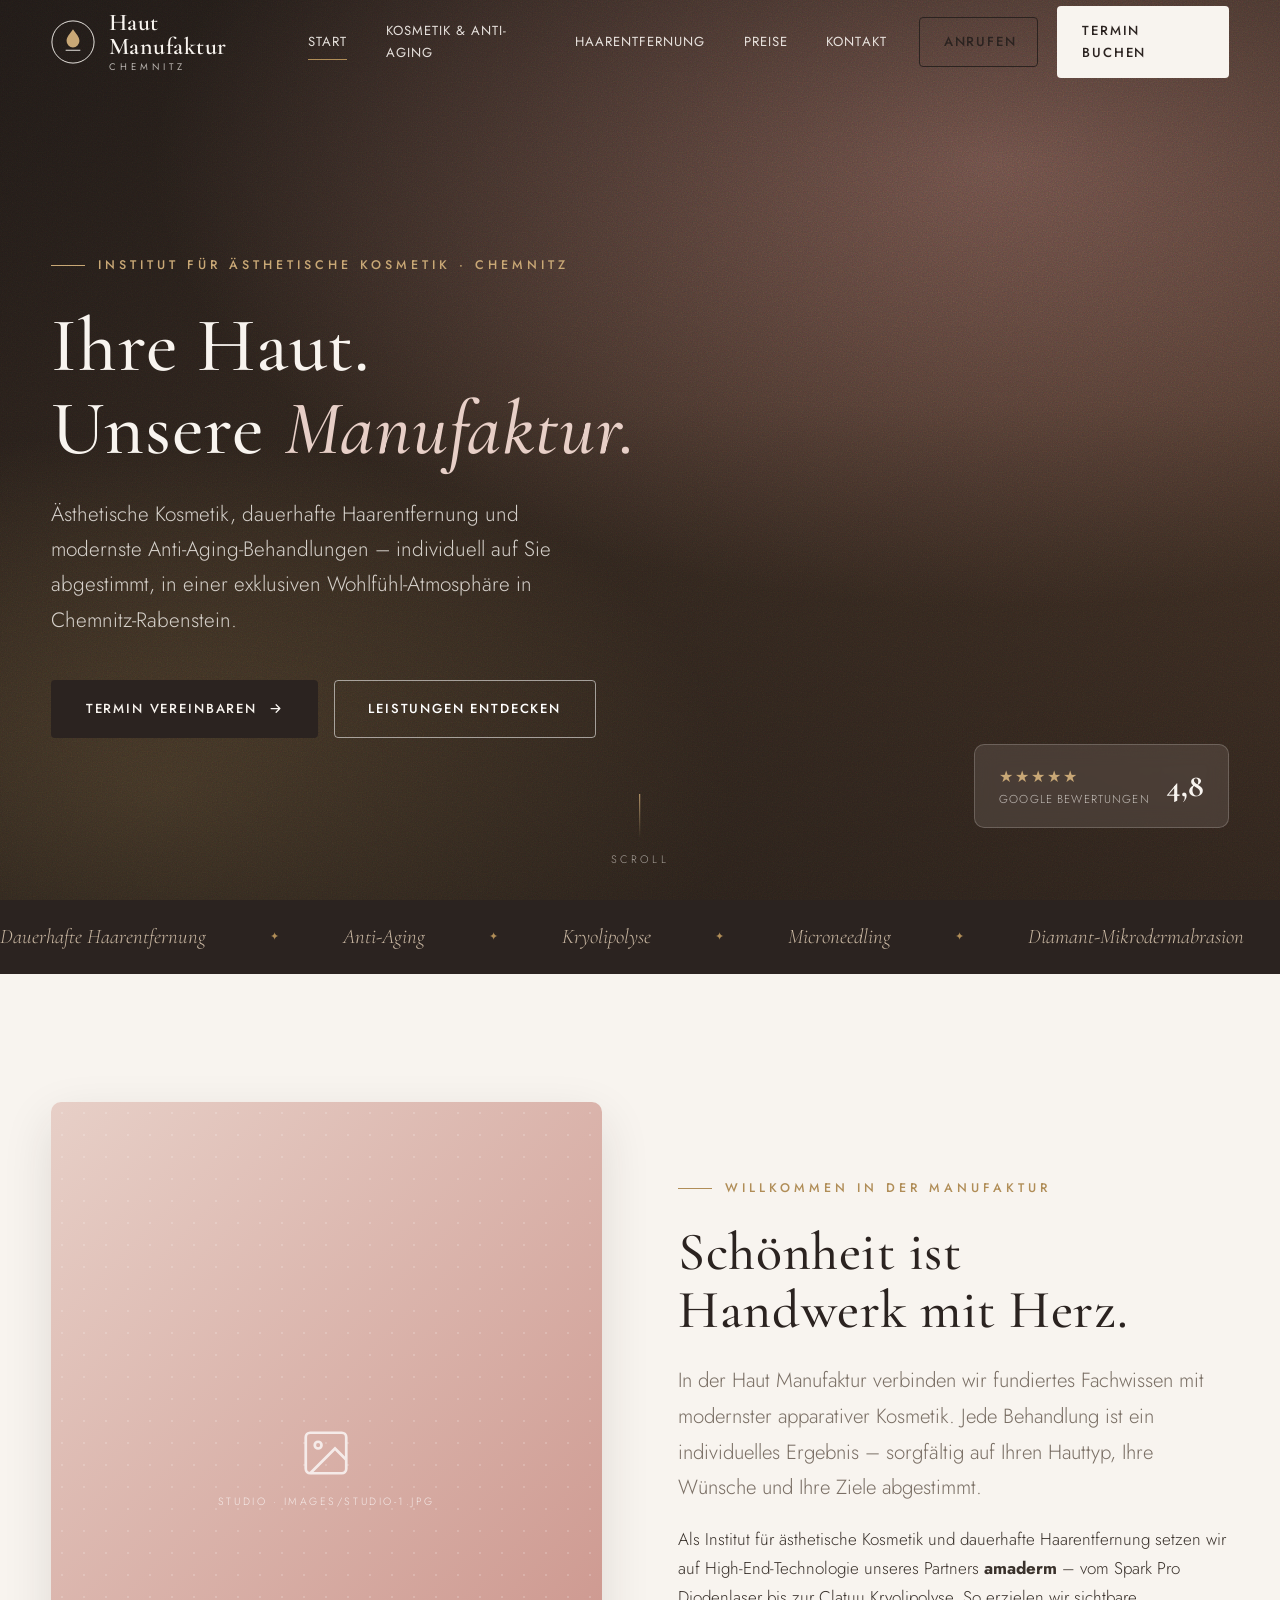
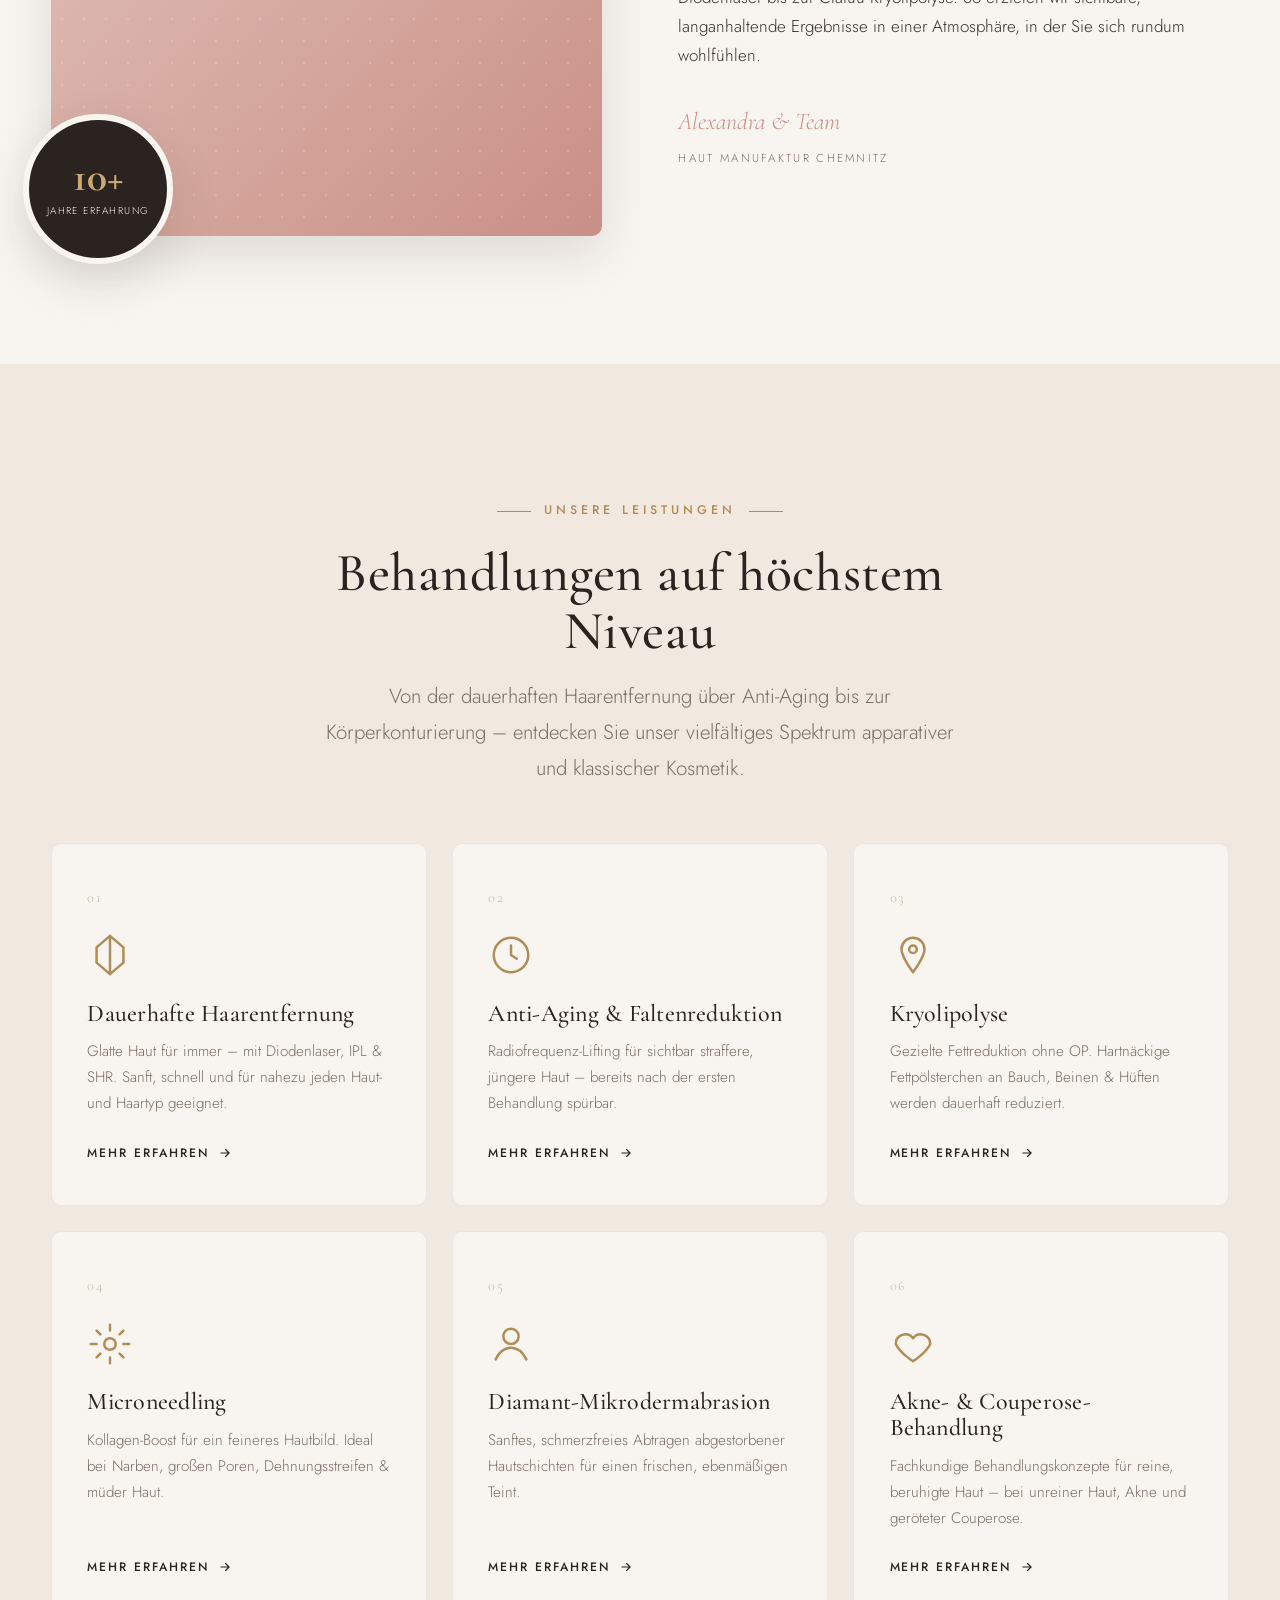
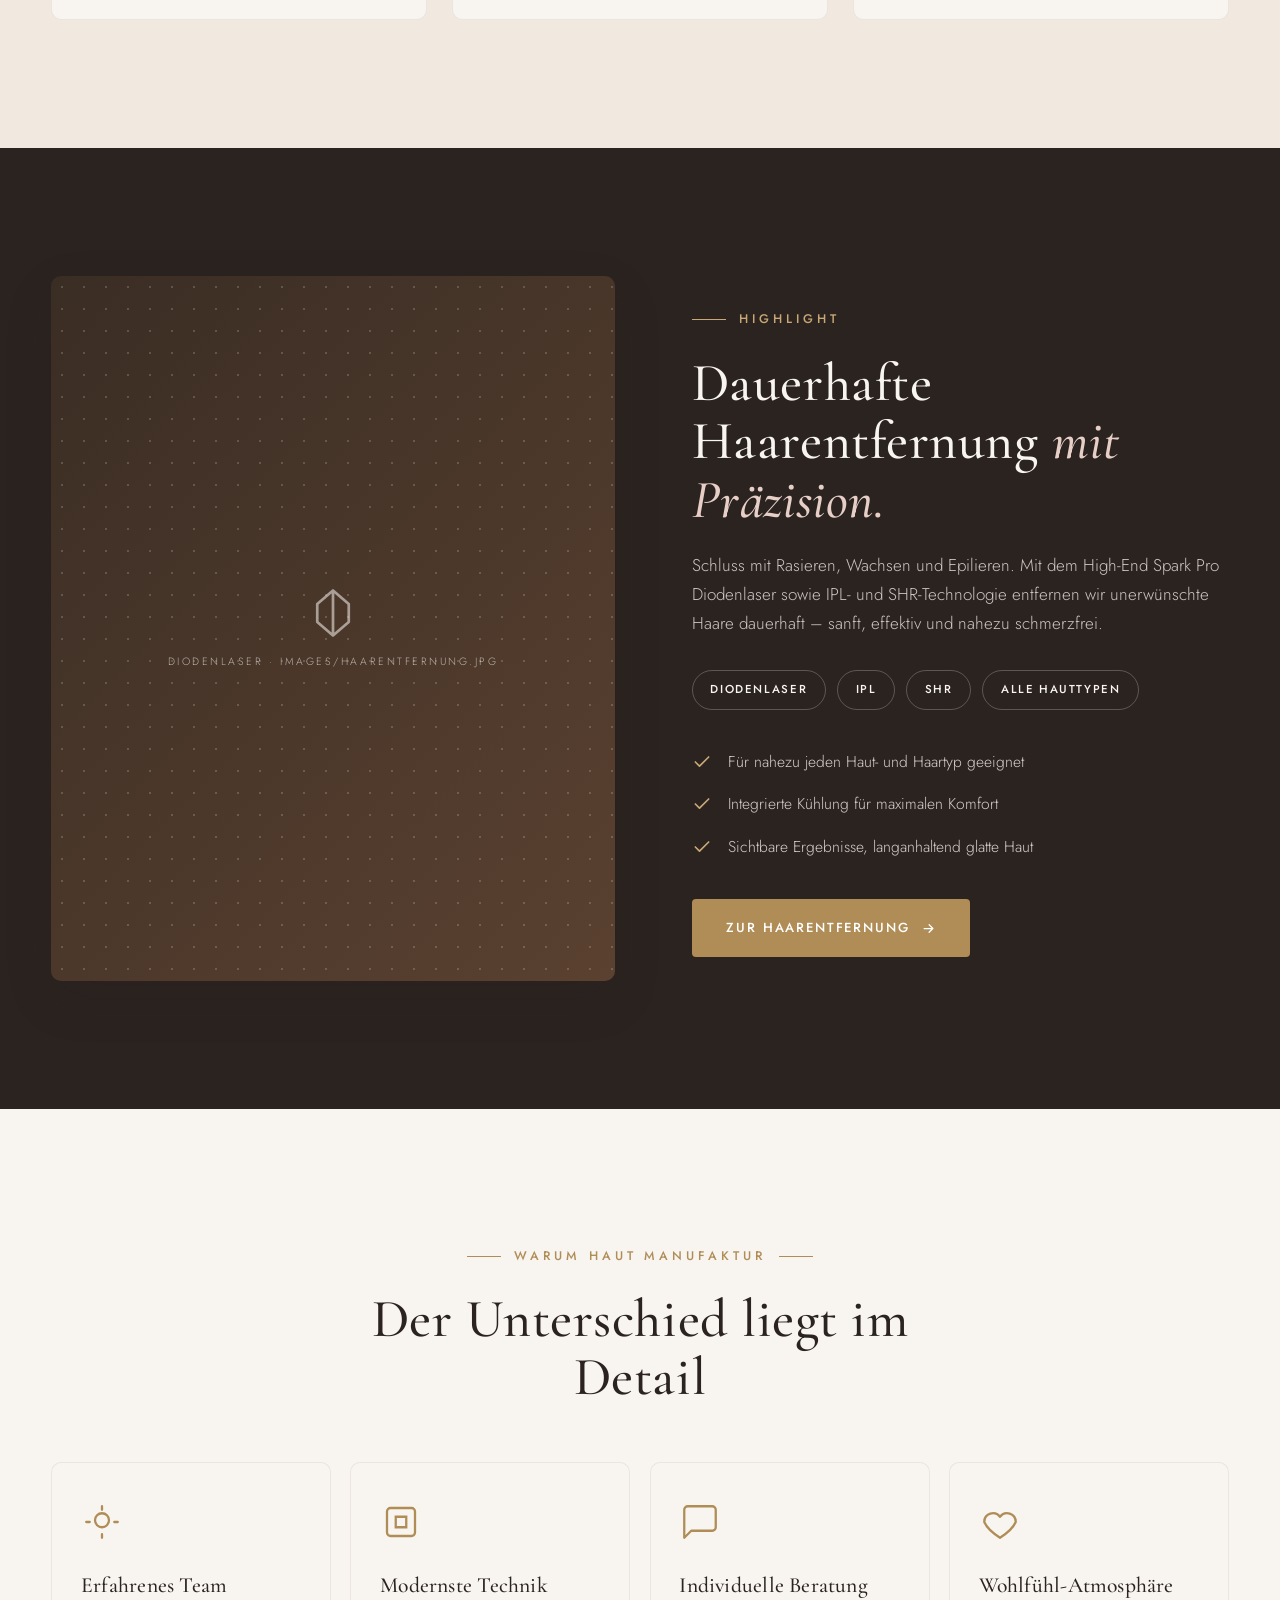
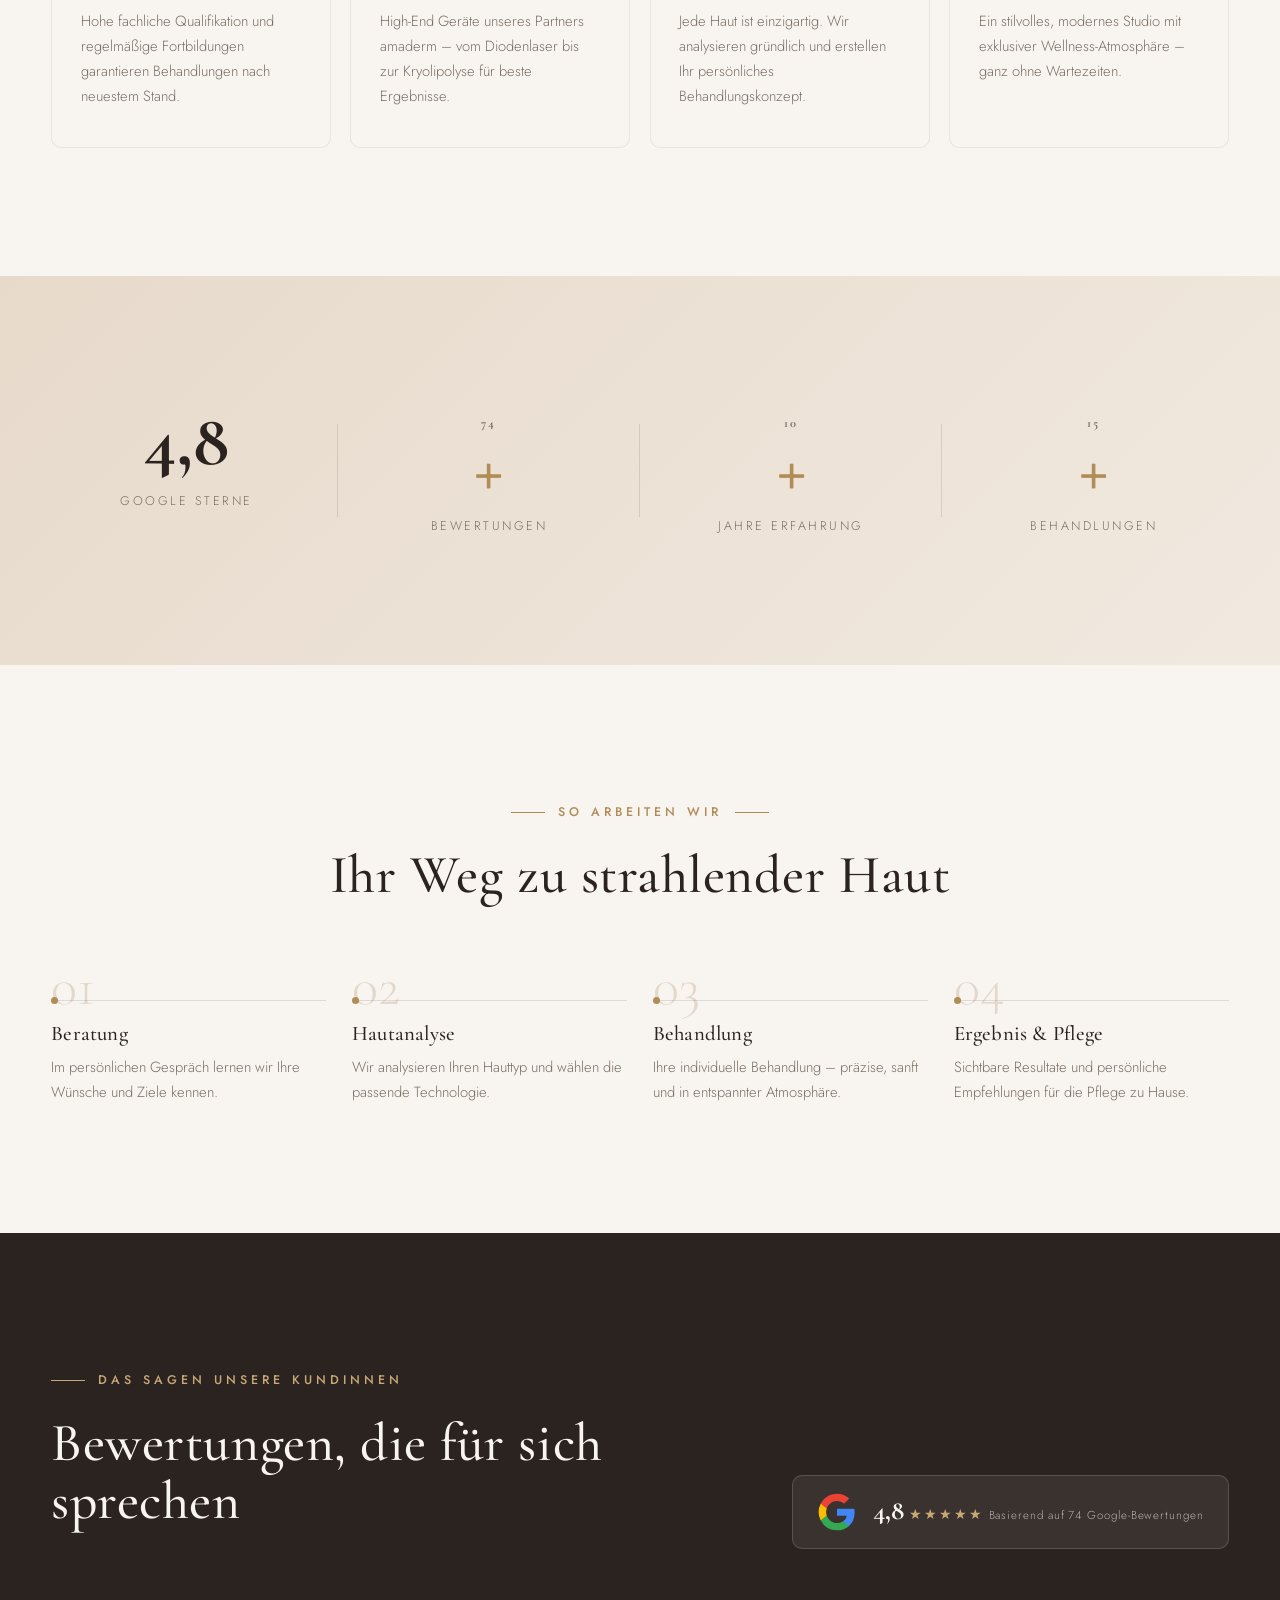
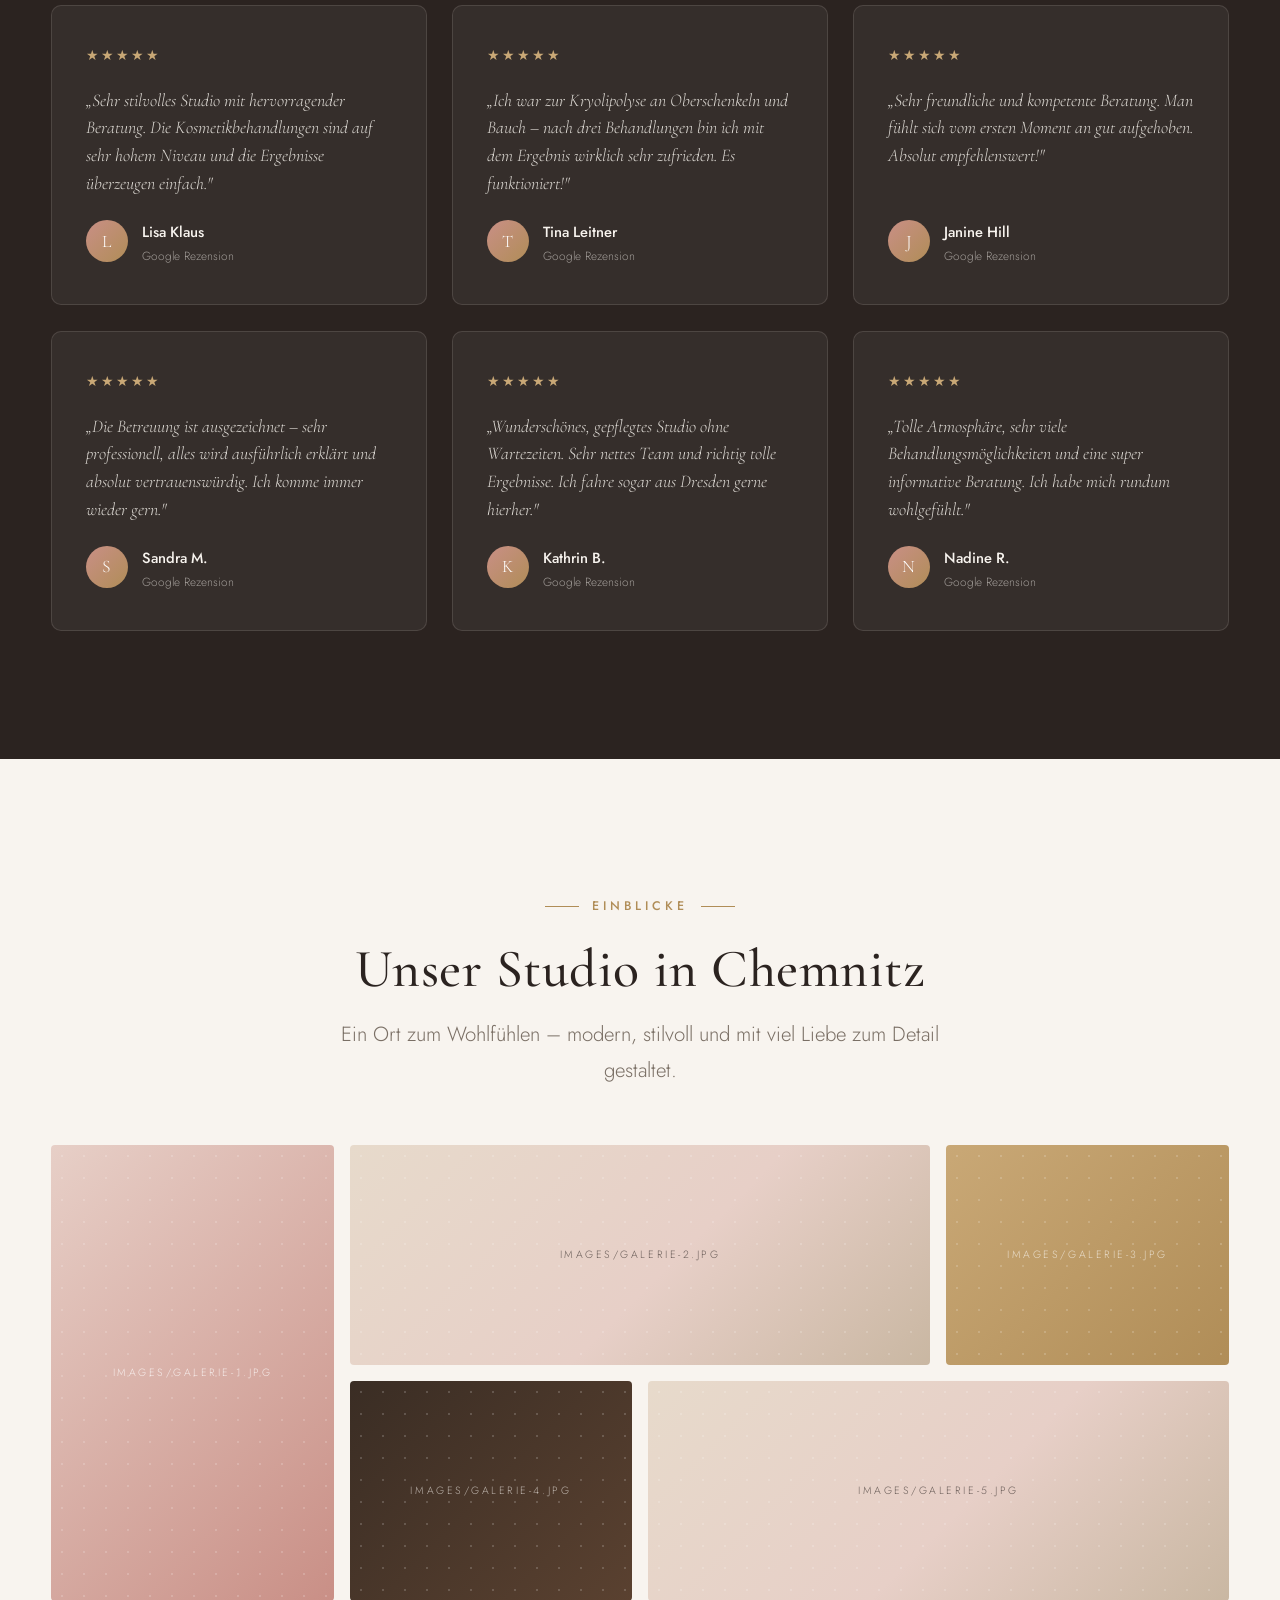
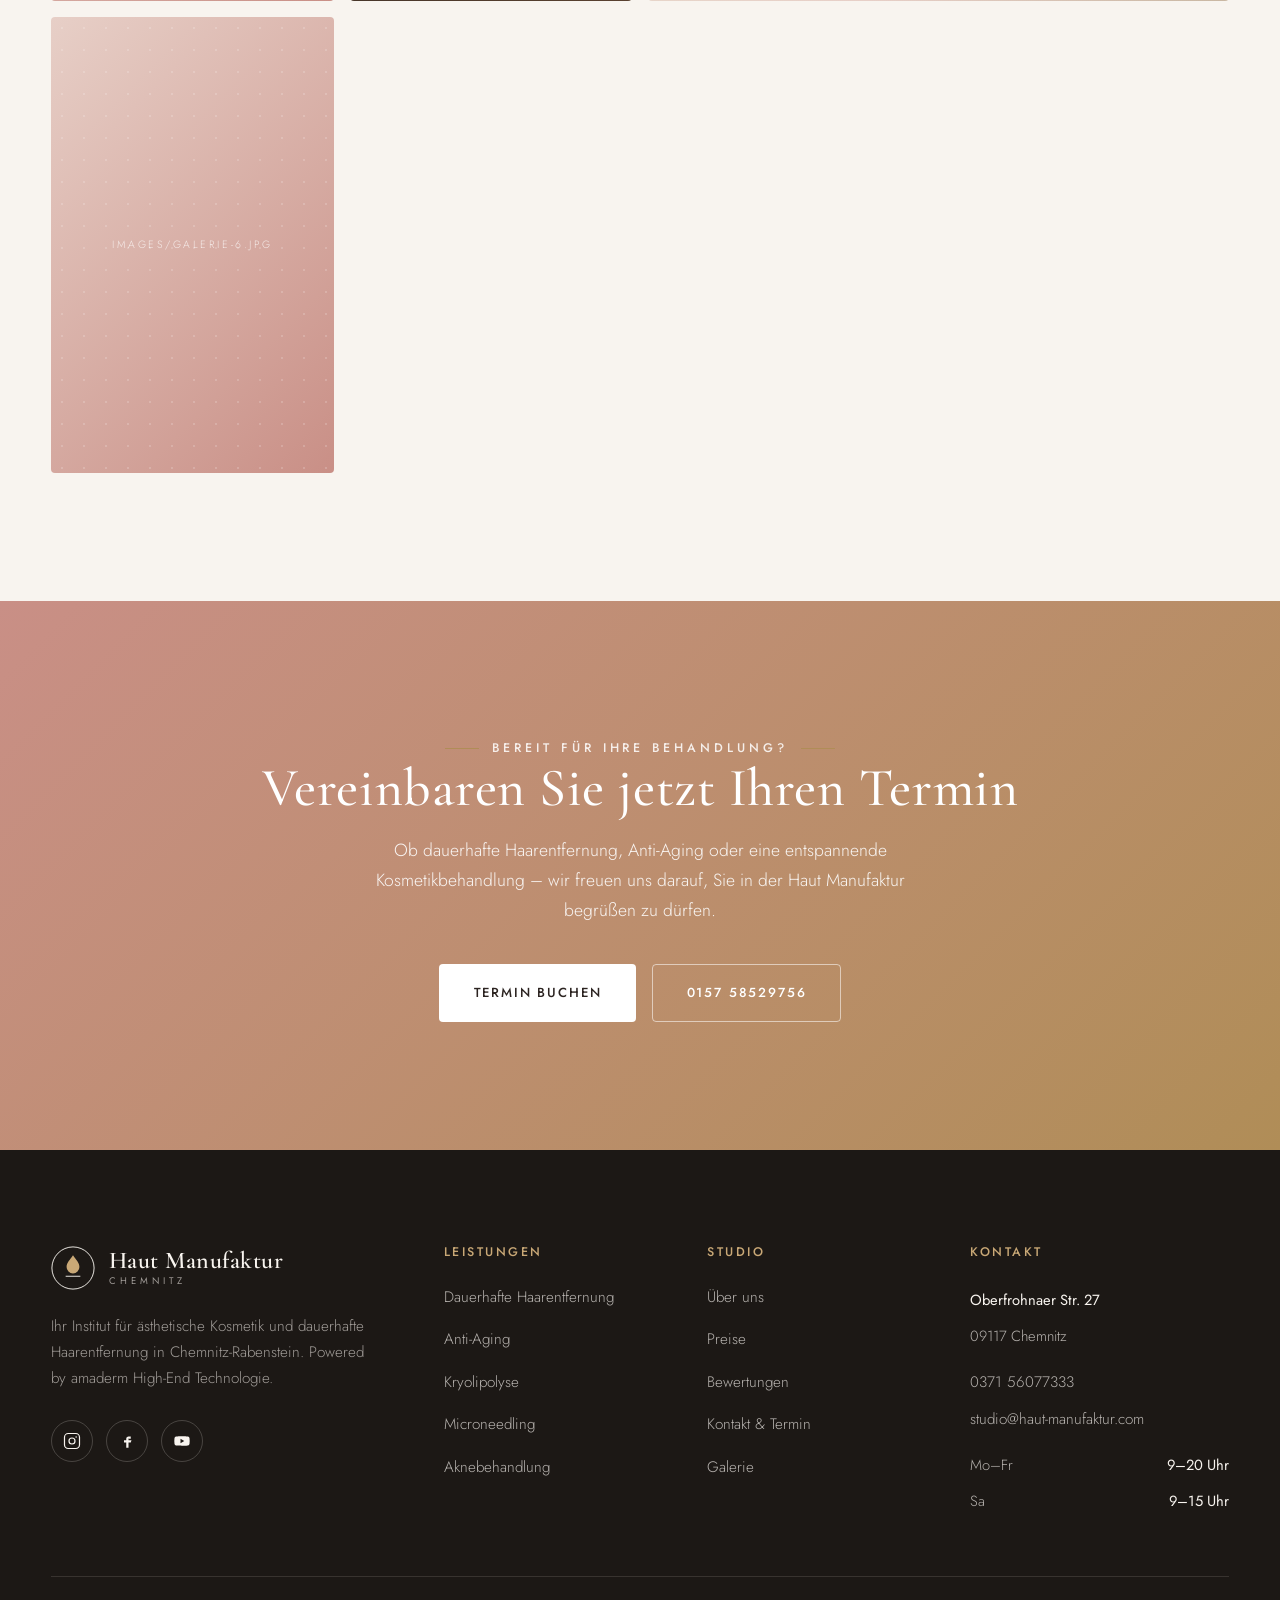
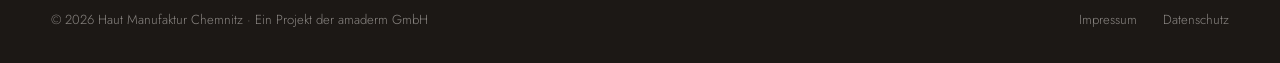
<file: index.html>
<!DOCTYPE html>
<html lang="de">
<head>
  <meta charset="UTF-8" />
  <meta name="viewport" content="width=device-width, initial-scale=1.0" />
  <title>Haut Manufaktur Chemnitz · Institut für ästhetische Kosmetik & dauerhafte Haarentfernung</title>
  <meta name="description" content="Haut Manufaktur Chemnitz – Ihr Institut für ästhetische Kosmetik, dauerhafte Haarentfernung, Anti-Aging, Kryolipolyse & Microneedling in Chemnitz-Rabenstein. High-End Technologie powered by amaderm. 4,8★ bei Google." />
  <meta name="keywords" content="Kosmetikstudio Chemnitz, dauerhafte Haarentfernung Chemnitz, Anti-Aging, Kryolipolyse, Microneedling, Diodenlaser, Haut Manufaktur" />
  <meta name="author" content="Haut Manufaktur Chemnitz" />
  <meta property="og:title" content="Haut Manufaktur Chemnitz · Institut für ästhetische Kosmetik" />
  <meta property="og:description" content="Ästhetische Kosmetik & dauerhafte Haarentfernung auf höchstem Niveau in Chemnitz. Powered by amaderm High-End Technologie." />
  <meta property="og:type" content="website" />
  <meta property="og:locale" content="de_DE" />
  <link rel="icon" type="image/svg+xml" href="assets/favicon.svg" />
  <link rel="preconnect" href="https://fonts.googleapis.com" />
  <link rel="preconnect" href="https://fonts.gstatic.com" crossorigin />
  <link href="https://fonts.googleapis.com/css2?family=Cormorant+Garamond:ital,wght@0,400;0,500;0,600;1,400;1,500&family=Jost:wght@300;400;500&display=swap" rel="stylesheet" />
  <link rel="stylesheet" href="css/styles.css" />
</head>
<body>

  <!-- ============ HEADER ============ -->
  <header class="header light-nav">
    <div class="container">
      <a href="index.html" class="logo" aria-label="Haut Manufaktur Chemnitz Startseite">
        <svg class="logo__mark" viewBox="0 0 48 48" fill="none" xmlns="http://www.w3.org/2000/svg" aria-hidden="true">
          <circle cx="24" cy="24" r="23" stroke="currentColor" stroke-width="1"/>
          <path d="M24 10c-3.5 5-7 8.2-7 13a7 7 0 0 0 14 0c0-4.8-3.5-8-7-13z" fill="#C9A876"/>
          <path d="M16 33h16" stroke="currentColor" stroke-width="1"/>
        </svg>
        <span class="logo__text"><b>Haut Manufaktur</b><span>Chemnitz</span></span>
      </a>

      <nav class="nav" aria-label="Hauptnavigation">
        <a href="index.html" class="active">Start</a>
        <a href="kosmetik.html">Kosmetik &amp; Anti-Aging</a>
        <a href="haarentfernung.html">Haarentfernung</a>
        <a href="preise.html">Preise</a>
        <a href="kontakt.html">Kontakt</a>
      </nav>

      <div class="header__cta">
        <a href="tel:+4915758529756" class="btn btn-outline">Anrufen</a>
        <a href="kontakt.html" class="btn btn-primary">Termin buchen</a>
        <button class="burger" aria-label="Menü öffnen"><span></span><span></span><span></span></button>
      </div>
    </div>
  </header>

  <!-- Mobile nav -->
  <div class="mobile-nav">
    <a href="index.html">Start</a>
    <a href="kosmetik.html">Kosmetik &amp; Anti-Aging</a>
    <a href="haarentfernung.html">Haarentfernung</a>
    <a href="preise.html">Preise</a>
    <a href="kontakt.html">Kontakt</a>
    <a href="kontakt.html" class="btn btn-primary">Termin buchen</a>
  </div>

  <!-- ============ HERO ============ -->
  <section class="hero">
    <div class="hero__bg"><div class="hero__bg-grad"></div></div>
    <svg class="hero__noise" xmlns="http://www.w3.org/2000/svg" width="100%" height="100%" preserveAspectRatio="none" aria-hidden="true"><filter id="n"><feTurbulence type="fractalNoise" baseFrequency="0.8" numOctaves="3" stitchTiles="stitch"/></filter><rect width="100%" height="100%" filter="url(#n)"/></svg>
    <div class="container">
      <div class="hero__content">
        <span class="eyebrow reveal">Institut für ästhetische Kosmetik · Chemnitz</span>
        <h1 class="reveal d1">Ihre Haut.<br />Unsere <em>Manufaktur.</em></h1>
        <p class="hero__sub reveal d2">Ästhetische Kosmetik, dauerhafte Haarentfernung und modernste Anti-Aging-Behandlungen – individuell auf Sie abgestimmt, in einer exklusiven Wohlfühl-Atmosphäre in Chemnitz-Rabenstein.</p>
        <div class="hero__actions reveal d3">
          <a href="kontakt.html" class="btn btn-primary">Termin vereinbaren
            <svg viewBox="0 0 24 24" fill="none" stroke="currentColor" stroke-width="2"><path d="M5 12h14M13 6l6 6-6 6" stroke-linecap="round" stroke-linejoin="round"/></svg>
          </a>
          <a href="#leistungen" class="btn btn-light">Leistungen entdecken</a>
        </div>
      </div>
    </div>
    <div class="hero__rating reveal d3">
      <div>
        <div class="stars">★★★★★</div>
        <small>Google Bewertungen</small>
      </div>
      <b>4,8</b>
    </div>
    <div class="hero__scroll"><span></span>Scroll</div>
  </section>

  <!-- ============ MARQUEE ============ -->
  <div class="marquee" aria-hidden="true">
    <div class="marquee__track">
      <span>Dauerhafte Haarentfernung</span><span>Anti-Aging</span><span>Kryolipolyse</span><span>Microneedling</span><span>Diamant-Mikrodermabrasion</span><span>Aknebehandlung</span><span>Couperose</span>
    </div>
  </div>

  <!-- ============ INTRO / ABOUT ============ -->
  <section class="intro section-pad" id="ueber-uns">
    <div class="container">
      <div class="intro__grid">
        <div class="intro__media reveal">
          <div class="media-frame media-frame--tall">
            <!-- Ersetzen: images/studio-1.jpg -->
            <div class="ph ph--rose">
              <svg class="ph__icon" viewBox="0 0 24 24" fill="none" stroke="currentColor" stroke-width="1.2"><rect x="3" y="3" width="18" height="18" rx="2"/><circle cx="8.5" cy="8.5" r="1.5"/><path d="m21 15-5-5L5 21"/></svg>
              <span class="ph__label">Studio · images/studio-1.jpg</span>
            </div>
          </div>
          <div class="intro__badge">
            <b>10+</b>
            <small>Jahre Erfahrung</small>
          </div>
        </div>
        <div class="intro__body reveal d1">
          <span class="eyebrow">Willkommen in der Manufaktur</span>
          <h2>Schönheit ist<br />Handwerk mit Herz.</h2>
          <p class="lead">In der Haut Manufaktur verbinden wir fundiertes Fachwissen mit modernster apparativer Kosmetik. Jede Behandlung ist ein individuelles Ergebnis – sorgfältig auf Ihren Hauttyp, Ihre Wünsche und Ihre Ziele abgestimmt.</p>
          <p>Als Institut für ästhetische Kosmetik und dauerhafte Haarentfernung setzen wir auf High-End-Technologie unseres Partners <strong>amaderm</strong> – vom Spark&nbsp;Pro Diodenlaser bis zur Clatuu Kryolipolyse. So erzielen wir sichtbare, langanhaltende Ergebnisse in einer Atmosphäre, in der Sie sich rundum wohlfühlen.</p>
          <div class="intro__sign">Alexandra &amp; Team
            <small>Haut Manufaktur Chemnitz</small>
          </div>
        </div>
      </div>
    </div>
  </section>

  <!-- ============ SERVICES ============ -->
  <section class="services section-pad" id="leistungen">
    <div class="container">
      <div class="section-head center reveal">
        <span class="eyebrow center">Unsere Leistungen</span>
        <h2>Behandlungen auf höchstem Niveau</h2>
        <p class="lead">Von der dauerhaften Haarentfernung über Anti-Aging bis zur Körperkonturierung – entdecken Sie unser vielfältiges Spektrum apparativer und klassischer Kosmetik.</p>
      </div>

      <div class="services__grid">
        <!-- 1 -->
        <article class="svc-card reveal">
          <span class="svc-card__num">01</span>
          <svg class="svc-card__icon" viewBox="0 0 24 24" fill="none" stroke="currentColor"><path d="M12 2v20M5 8l7-6 7 6M5 8v8l7 6 7-6V8" stroke-linecap="round" stroke-linejoin="round"/></svg>
          <h3>Dauerhafte Haarentfernung</h3>
          <p>Glatte Haut für immer – mit Diodenlaser, IPL &amp; SHR. Sanft, schnell und für nahezu jeden Haut- und Haartyp geeignet.</p>
          <a href="haarentfernung.html" class="svc-card__link">Mehr erfahren
            <svg viewBox="0 0 24 24" fill="none" stroke="currentColor" stroke-width="2"><path d="M5 12h14M13 6l6 6-6 6" stroke-linecap="round" stroke-linejoin="round"/></svg>
          </a>
        </article>
        <!-- 2 -->
        <article class="svc-card reveal d1">
          <span class="svc-card__num">02</span>
          <svg class="svc-card__icon" viewBox="0 0 24 24" fill="none" stroke="currentColor"><circle cx="12" cy="12" r="9"/><path d="M12 7v5l3 2" stroke-linecap="round" stroke-linejoin="round"/></svg>
          <h3>Anti-Aging &amp; Faltenreduktion</h3>
          <p>Radiofrequenz-Lifting für sichtbar straffere, jüngere Haut – bereits nach der ersten Behandlung spürbar.</p>
          <a href="kosmetik.html" class="svc-card__link">Mehr erfahren
            <svg viewBox="0 0 24 24" fill="none" stroke="currentColor" stroke-width="2"><path d="M5 12h14M13 6l6 6-6 6" stroke-linecap="round" stroke-linejoin="round"/></svg>
          </a>
        </article>
        <!-- 3 -->
        <article class="svc-card reveal d2">
          <span class="svc-card__num">03</span>
          <svg class="svc-card__icon" viewBox="0 0 24 24" fill="none" stroke="currentColor"><path d="M12 3a6 6 0 0 0-6 6c0 4 6 12 6 12s6-8 6-12a6 6 0 0 0-6-6z" stroke-linecap="round" stroke-linejoin="round"/><circle cx="12" cy="9" r="2"/></svg>
          <h3>Kryolipolyse</h3>
          <p>Gezielte Fettreduktion ohne OP. Hartnäckige Fettpölsterchen an Bauch, Beinen &amp; Hüften werden dauerhaft reduziert.</p>
          <a href="kosmetik.html#kryolipolyse" class="svc-card__link">Mehr erfahren
            <svg viewBox="0 0 24 24" fill="none" stroke="currentColor" stroke-width="2"><path d="M5 12h14M13 6l6 6-6 6" stroke-linecap="round" stroke-linejoin="round"/></svg>
          </a>
        </article>
        <!-- 4 -->
        <article class="svc-card reveal">
          <span class="svc-card__num">04</span>
          <svg class="svc-card__icon" viewBox="0 0 24 24" fill="none" stroke="currentColor"><circle cx="12" cy="12" r="3"/><path d="M12 2v3M12 19v3M2 12h3M19 12h3M5 5l2 2M17 17l2 2M19 5l-2 2M7 17l-2 2" stroke-linecap="round"/></svg>
          <h3>Microneedling</h3>
          <p>Kollagen-Boost für ein feineres Hautbild. Ideal bei Narben, großen Poren, Dehnungsstreifen &amp; müder Haut.</p>
          <a href="kosmetik.html#microneedling" class="svc-card__link">Mehr erfahren
            <svg viewBox="0 0 24 24" fill="none" stroke="currentColor" stroke-width="2"><path d="M5 12h14M13 6l6 6-6 6" stroke-linecap="round" stroke-linejoin="round"/></svg>
          </a>
        </article>
        <!-- 5 -->
        <article class="svc-card reveal d1">
          <span class="svc-card__num">05</span>
          <svg class="svc-card__icon" viewBox="0 0 24 24" fill="none" stroke="currentColor"><path d="M4 20c4-8 12-8 16 0" stroke-linecap="round"/><circle cx="12" cy="8" r="4"/></svg>
          <h3>Diamant-Mikrodermabrasion</h3>
          <p>Sanftes, schmerzfreies Abtragen abgestorbener Hautschichten für einen frischen, ebenmäßigen Teint.</p>
          <a href="kosmetik.html#mikrodermabrasion" class="svc-card__link">Mehr erfahren
            <svg viewBox="0 0 24 24" fill="none" stroke="currentColor" stroke-width="2"><path d="M5 12h14M13 6l6 6-6 6" stroke-linecap="round" stroke-linejoin="round"/></svg>
          </a>
        </article>
        <!-- 6 -->
        <article class="svc-card reveal d2">
          <span class="svc-card__num">06</span>
          <svg class="svc-card__icon" viewBox="0 0 24 24" fill="none" stroke="currentColor"><path d="M12 21s-7-4.5-9-9a5 5 0 0 1 9-3 5 5 0 0 1 9 3c-2 4.5-9 9-9 9z" stroke-linecap="round" stroke-linejoin="round"/></svg>
          <h3>Akne- &amp; Couperose-Behandlung</h3>
          <p>Fachkundige Behandlungskonzepte für reine, beruhigte Haut – bei unreiner Haut, Akne und geröteter Couperose.</p>
          <a href="kosmetik.html#akne" class="svc-card__link">Mehr erfahren
            <svg viewBox="0 0 24 24" fill="none" stroke="currentColor" stroke-width="2"><path d="M5 12h14M13 6l6 6-6 6" stroke-linecap="round" stroke-linejoin="round"/></svg>
          </a>
        </article>
      </div>
    </div>
  </section>

  <!-- ============ FEATURE: HAARENTFERNUNG ============ -->
  <section class="feature section-pad">
    <div class="container">
      <div class="feature__grid">
        <div class="feature__media reveal">
          <div class="media-frame">
            <!-- Ersetzen: images/haarentfernung.jpg -->
            <div class="ph ph--dark">
              <svg class="ph__icon" viewBox="0 0 24 24" fill="none" stroke="currentColor" stroke-width="1.2"><path d="M12 2v20M5 8l7-6 7 6M5 8v8l7 6 7-6V8" stroke-linecap="round" stroke-linejoin="round"/></svg>
              <span class="ph__label">Diodenlaser · images/haarentfernung.jpg</span>
            </div>
          </div>
        </div>
        <div class="feature__body reveal d1">
          <span class="eyebrow">Highlight</span>
          <h2>Dauerhafte Haarentfernung <em>mit Präzision.</em></h2>
          <p>Schluss mit Rasieren, Wachsen und Epilieren. Mit dem High-End Spark&nbsp;Pro Diodenlaser sowie IPL- und SHR-Technologie entfernen wir unerwünschte Haare dauerhaft – sanft, effektiv und nahezu schmerzfrei.</p>
          <div class="feature__tech">
            <span class="tech-chip">Diodenlaser</span>
            <span class="tech-chip">IPL</span>
            <span class="tech-chip">SHR</span>
            <span class="tech-chip">Alle Hauttypen</span>
          </div>
          <ul class="feature__list">
            <li><svg viewBox="0 0 24 24" fill="none" stroke="currentColor" stroke-width="2"><path d="M20 6 9 17l-5-5" stroke-linecap="round" stroke-linejoin="round"/></svg>Für nahezu jeden Haut- und Haartyp geeignet</li>
            <li><svg viewBox="0 0 24 24" fill="none" stroke="currentColor" stroke-width="2"><path d="M20 6 9 17l-5-5" stroke-linecap="round" stroke-linejoin="round"/></svg>Integrierte Kühlung für maximalen Komfort</li>
            <li><svg viewBox="0 0 24 24" fill="none" stroke="currentColor" stroke-width="2"><path d="M20 6 9 17l-5-5" stroke-linecap="round" stroke-linejoin="round"/></svg>Sichtbare Ergebnisse, langanhaltend glatte Haut</li>
          </ul>
          <a href="haarentfernung.html" class="btn btn-gold">Zur Haarentfernung
            <svg viewBox="0 0 24 24" fill="none" stroke="currentColor" stroke-width="2"><path d="M5 12h14M13 6l6 6-6 6" stroke-linecap="round" stroke-linejoin="round"/></svg>
          </a>
        </div>
      </div>
    </div>
  </section>

  <!-- ============ VALUES / WHY US ============ -->
  <section class="section-pad">
    <div class="container">
      <div class="section-head center reveal">
        <span class="eyebrow center">Warum Haut Manufaktur</span>
        <h2>Der Unterschied liegt im Detail</h2>
      </div>
      <div class="values__grid">
        <div class="value reveal">
          <svg class="value__ico" viewBox="0 0 24 24" fill="none" stroke="currentColor"><path d="M12 15a4 4 0 1 0 0-8 4 4 0 0 0 0 8z"/><path d="M12 3v2M12 19v2M3 12h2M19 12h2" stroke-linecap="round"/></svg>
          <h3>Erfahrenes Team</h3>
          <p>Hohe fachliche Qualifikation und regelmäßige Fortbildungen garantieren Behandlungen nach neuestem Stand.</p>
        </div>
        <div class="value reveal d1">
          <svg class="value__ico" viewBox="0 0 24 24" fill="none" stroke="currentColor"><rect x="4" y="4" width="16" height="16" rx="2"/><path d="M9 9h6v6H9z"/></svg>
          <h3>Modernste Technik</h3>
          <p>High-End Geräte unseres Partners amaderm – vom Diodenlaser bis zur Kryolipolyse für beste Ergebnisse.</p>
        </div>
        <div class="value reveal d2">
          <svg class="value__ico" viewBox="0 0 24 24" fill="none" stroke="currentColor"><path d="M21 15a2 2 0 0 1-2 2H7l-4 4V5a2 2 0 0 1 2-2h14a2 2 0 0 1 2 2z" stroke-linecap="round" stroke-linejoin="round"/></svg>
          <h3>Individuelle Beratung</h3>
          <p>Jede Haut ist einzigartig. Wir analysieren gründlich und erstellen Ihr persönliches Behandlungskonzept.</p>
        </div>
        <div class="value reveal d3">
          <svg class="value__ico" viewBox="0 0 24 24" fill="none" stroke="currentColor"><path d="M12 21s-7-4.5-9-9a5 5 0 0 1 9-3 5 5 0 0 1 9 3c-2 4.5-9 9-9 9z" stroke-linecap="round" stroke-linejoin="round"/></svg>
          <h3>Wohlfühl-Atmosphäre</h3>
          <p>Ein stilvolles, modernes Studio mit exklusiver Wellness-Atmosphäre – ganz ohne Wartezeiten.</p>
        </div>
      </div>
    </div>
  </section>

  <!-- ============ STATS ============ -->
  <section class="stats section-pad">
    <div class="container">
      <div class="stats__grid">
        <div class="stat reveal"><b data-count="4.8" data-decimals="1">4,8</b><span>Google Sterne</span></div>
        <div class="stat reveal d1"><b><span data-count="74">74</span><em>+</em></b><span>Bewertungen</span></div>
        <div class="stat reveal d2"><b><span data-count="10">10</span><em>+</em></b><span>Jahre Erfahrung</span></div>
        <div class="stat reveal d3"><b><span data-count="15">15</span><em>+</em></b><span>Behandlungen</span></div>
      </div>
    </div>
  </section>

  <!-- ============ PROCESS ============ -->
  <section class="section-pad">
    <div class="container">
      <div class="section-head center reveal">
        <span class="eyebrow center">So arbeiten wir</span>
        <h2>Ihr Weg zu strahlender Haut</h2>
      </div>
      <div class="process__grid">
        <div class="step reveal">
          <div class="step__line"></div>
          <h3>Beratung</h3>
          <p>Im persönlichen Gespräch lernen wir Ihre Wünsche und Ziele kennen.</p>
        </div>
        <div class="step reveal d1">
          <div class="step__line"></div>
          <h3>Hautanalyse</h3>
          <p>Wir analysieren Ihren Hauttyp und wählen die passende Technologie.</p>
        </div>
        <div class="step reveal d2">
          <div class="step__line"></div>
          <h3>Behandlung</h3>
          <p>Ihre individuelle Behandlung – präzise, sanft und in entspannter Atmosphäre.</p>
        </div>
        <div class="step reveal d3">
          <div class="step__line"></div>
          <h3>Ergebnis &amp; Pflege</h3>
          <p>Sichtbare Resultate und persönliche Empfehlungen für die Pflege zu Hause.</p>
        </div>
      </div>
    </div>
  </section>

  <!-- ============ REVIEWS ============ -->
  <section class="reviews section-pad" id="bewertungen">
    <div class="container">
      <div class="reviews__head">
        <div class="section-head reveal" style="margin-bottom:0">
          <span class="eyebrow">Das sagen unsere Kundinnen</span>
          <h2>Bewertungen, die für sich sprechen</h2>
        </div>
        <div class="google-badge reveal d1">
          <svg class="google-badge__logo" viewBox="0 0 24 24" aria-hidden="true"><path fill="#4285F4" d="M22.56 12.25c0-.78-.07-1.53-.2-2.25H12v4.26h5.92a5.06 5.06 0 0 1-2.2 3.32v2.77h3.57c2.08-1.92 3.28-4.74 3.28-8.1z"/><path fill="#34A853" d="M12 23c2.97 0 5.46-.98 7.28-2.66l-3.57-2.77c-.98.66-2.23 1.06-3.71 1.06-2.86 0-5.29-1.93-6.16-4.53H2.18v2.84A11 11 0 0 0 12 23z"/><path fill="#FBBC05" d="M5.84 14.09a6.6 6.6 0 0 1 0-4.18V7.07H2.18a11 11 0 0 0 0 9.86l3.66-2.84z"/><path fill="#EA4335" d="M12 5.38c1.62 0 3.06.56 4.21 1.64l3.15-3.15C17.45 2.09 14.97 1 12 1 7.7 1 3.99 3.47 2.18 7.07l3.66 2.84C6.71 7.31 9.14 5.38 12 5.38z"/></svg>
          <div>
            <b>4,8</b> <span class="stars">★★★★★</span>
            <small>Basierend auf 74 Google-Bewertungen</small>
          </div>
        </div>
      </div>

      <div class="reviews__grid">
        <article class="review reveal">
          <div class="review__stars">★★★★★</div>
          <p>„Sehr stilvolles Studio mit hervorragender Beratung. Die Kosmetikbehandlungen sind auf sehr hohem Niveau und die Ergebnisse überzeugen einfach."</p>
          <div class="review__author">
            <div class="review__avatar">L</div>
            <div><b>Lisa Klaus</b><small>Google Rezension</small></div>
          </div>
        </article>
        <article class="review reveal d1">
          <div class="review__stars">★★★★★</div>
          <p>„Ich war zur Kryolipolyse an Oberschenkeln und Bauch – nach drei Behandlungen bin ich mit dem Ergebnis wirklich sehr zufrieden. Es funktioniert!"</p>
          <div class="review__author">
            <div class="review__avatar">T</div>
            <div><b>Tina Leitner</b><small>Google Rezension</small></div>
          </div>
        </article>
        <article class="review reveal d2">
          <div class="review__stars">★★★★★</div>
          <p>„Sehr freundliche und kompetente Beratung. Man fühlt sich vom ersten Moment an gut aufgehoben. Absolut empfehlenswert!"</p>
          <div class="review__author">
            <div class="review__avatar">J</div>
            <div><b>Janine Hill</b><small>Google Rezension</small></div>
          </div>
        </article>
        <article class="review reveal">
          <div class="review__stars">★★★★★</div>
          <p>„Die Betreuung ist ausgezeichnet – sehr professionell, alles wird ausführlich erklärt und absolut vertrauenswürdig. Ich komme immer wieder gern."</p>
          <div class="review__author">
            <div class="review__avatar">S</div>
            <div><b>Sandra M.</b><small>Google Rezension</small></div>
          </div>
        </article>
        <article class="review reveal d1">
          <div class="review__stars">★★★★★</div>
          <p>„Wunderschönes, gepflegtes Studio ohne Wartezeiten. Sehr nettes Team und richtig tolle Ergebnisse. Ich fahre sogar aus Dresden gerne hierher."</p>
          <div class="review__author">
            <div class="review__avatar">K</div>
            <div><b>Kathrin B.</b><small>Google Rezension</small></div>
          </div>
        </article>
        <article class="review reveal d2">
          <div class="review__stars">★★★★★</div>
          <p>„Tolle Atmosphäre, sehr viele Behandlungsmöglichkeiten und eine super informative Beratung. Ich habe mich rundum wohlgefühlt."</p>
          <div class="review__author">
            <div class="review__avatar">N</div>
            <div><b>Nadine R.</b><small>Google Rezension</small></div>
          </div>
        </article>
      </div>
    </div>
  </section>

  <!-- ============ GALLERY ============ -->
  <section class="section-pad" id="galerie">
    <div class="container">
      <div class="section-head center reveal">
        <span class="eyebrow center">Einblicke</span>
        <h2>Unser Studio in Chemnitz</h2>
        <p class="lead">Ein Ort zum Wohlfühlen – modern, stilvoll und mit viel Liebe zum Detail gestaltet.</p>
      </div>
      <div class="gallery__grid">
        <div class="gallery__item tall reveal">
          <div class="ph ph--rose"><span class="ph__label">images/galerie-1.jpg</span></div>
        </div>
        <div class="gallery__item wide reveal d1">
          <div class="ph"><span class="ph__label">images/galerie-2.jpg</span></div>
        </div>
        <div class="gallery__item reveal d2">
          <div class="ph ph--gold"><span class="ph__label">images/galerie-3.jpg</span></div>
        </div>
        <div class="gallery__item reveal">
          <div class="ph ph--dark"><span class="ph__label">images/galerie-4.jpg</span></div>
        </div>
        <div class="gallery__item wide reveal d1">
          <div class="ph"><span class="ph__label">images/galerie-5.jpg</span></div>
        </div>
        <div class="gallery__item tall reveal d2">
          <div class="ph ph--rose"><span class="ph__label">images/galerie-6.jpg</span></div>
        </div>
      </div>
    </div>
  </section>

  <!-- ============ CTA BAND ============ -->
  <section class="cta-band section-pad">
    <div class="container-narrow reveal">
      <span class="eyebrow center" style="color:rgba(255,255,255,0.85)">Bereit für Ihre Behandlung?</span>
      <h2>Vereinbaren Sie jetzt Ihren Termin</h2>
      <p>Ob dauerhafte Haarentfernung, Anti-Aging oder eine entspannende Kosmetikbehandlung – wir freuen uns darauf, Sie in der Haut Manufaktur begrüßen zu dürfen.</p>
      <div style="display:flex;gap:1rem;justify-content:center;flex-wrap:wrap">
        <a href="kontakt.html" class="btn btn-primary">Termin buchen</a>
        <a href="tel:+4915758529756" class="btn btn-light">0157 58529756</a>
      </div>
    </div>
  </section>

  <!-- ============ FOOTER ============ -->
  <footer class="footer">
    <div class="container">
      <div class="footer__grid">
        <div class="footer__brand">
          <a href="index.html" class="logo">
            <svg class="logo__mark" viewBox="0 0 48 48" fill="none" aria-hidden="true">
              <circle cx="24" cy="24" r="23" stroke="currentColor" stroke-width="1"/>
              <path d="M24 10c-3.5 5-7 8.2-7 13a7 7 0 0 0 14 0c0-4.8-3.5-8-7-13z" fill="#C9A876"/>
              <path d="M16 33h16" stroke="currentColor" stroke-width="1"/>
            </svg>
            <span class="logo__text"><b>Haut Manufaktur</b><span>Chemnitz</span></span>
          </a>
          <p>Ihr Institut für ästhetische Kosmetik und dauerhafte Haarentfernung in Chemnitz-Rabenstein. Powered by amaderm High-End Technologie.</p>
          <div class="footer__socials">
            <a href="https://www.instagram.com/haut_manufaktur/" target="_blank" rel="noopener" aria-label="Instagram">
              <svg viewBox="0 0 24 24" fill="none" stroke="currentColor" stroke-width="1.6"><rect x="2" y="2" width="20" height="20" rx="5"/><circle cx="12" cy="12" r="4"/><circle cx="17.5" cy="6.5" r="1" fill="currentColor" stroke="none"/></svg>
            </a>
            <a href="https://www.facebook.com/HautManufaktur/" target="_blank" rel="noopener" aria-label="Facebook">
              <svg viewBox="0 0 24 24" fill="currentColor"><path d="M14 9h3V6h-3c-1.7 0-3 1.3-3 3v2H8v3h3v7h3v-7h3l1-3h-4V9c0-.6.4-1 1-1z"/></svg>
            </a>
            <a href="https://www.youtube.com/@hautmanufakturchemnitz1699" target="_blank" rel="noopener" aria-label="YouTube">
              <svg viewBox="0 0 24 24" fill="currentColor"><path d="M22 8a3 3 0 0 0-2-2c-1.8-.5-8-.5-8-.5s-6.2 0-8 .5a3 3 0 0 0-2 2 31 31 0 0 0 0 8 3 3 0 0 0 2 2c1.8.5 8 .5 8 .5s6.2 0 8-.5a3 3 0 0 0 2-2 31 31 0 0 0 0-8zM10 15V9l5 3z"/></svg>
            </a>
          </div>
        </div>

        <div class="footer__col">
          <h4>Leistungen</h4>
          <ul>
            <li><a href="haarentfernung.html">Dauerhafte Haarentfernung</a></li>
            <li><a href="kosmetik.html">Anti-Aging</a></li>
            <li><a href="kosmetik.html#kryolipolyse">Kryolipolyse</a></li>
            <li><a href="kosmetik.html#microneedling">Microneedling</a></li>
            <li><a href="kosmetik.html#akne">Aknebehandlung</a></li>
          </ul>
        </div>

        <div class="footer__col">
          <h4>Studio</h4>
          <ul>
            <li><a href="index.html#ueber-uns">Über uns</a></li>
            <li><a href="preise.html">Preise</a></li>
            <li><a href="index.html#bewertungen">Bewertungen</a></li>
            <li><a href="kontakt.html">Kontakt &amp; Termin</a></li>
            <li><a href="index.html#galerie">Galerie</a></li>
          </ul>
        </div>

        <div class="footer__col">
          <h4>Kontakt</h4>
          <div class="footer__hours">
            <span><b>Oberfrohnaer Str. 27</b></span>
            <span>09117 Chemnitz</span>
            <span style="margin-top:0.6rem"><a href="tel:+4937156077333">0371 56077333</a></span>
            <span><a href="mailto:studio@haut-manufaktur.com">studio@haut-manufaktur.com</a></span>
            <span style="margin-top:0.6rem">Mo–Fr <b>9–20 Uhr</b></span>
            <span>Sa <b>9–15 Uhr</b></span>
          </div>
        </div>
      </div>

      <div class="footer__bottom">
        <p>© <span data-year>2026</span> Haut Manufaktur Chemnitz · Ein Projekt der amaderm GmbH</p>
        <nav>
          <a href="impressum.html">Impressum</a>
          <a href="datenschutz.html">Datenschutz</a>
        </nav>
      </div>
    </div>
  </footer>

  <script src="js/main.js"></script>
</body>
</html>
</file>
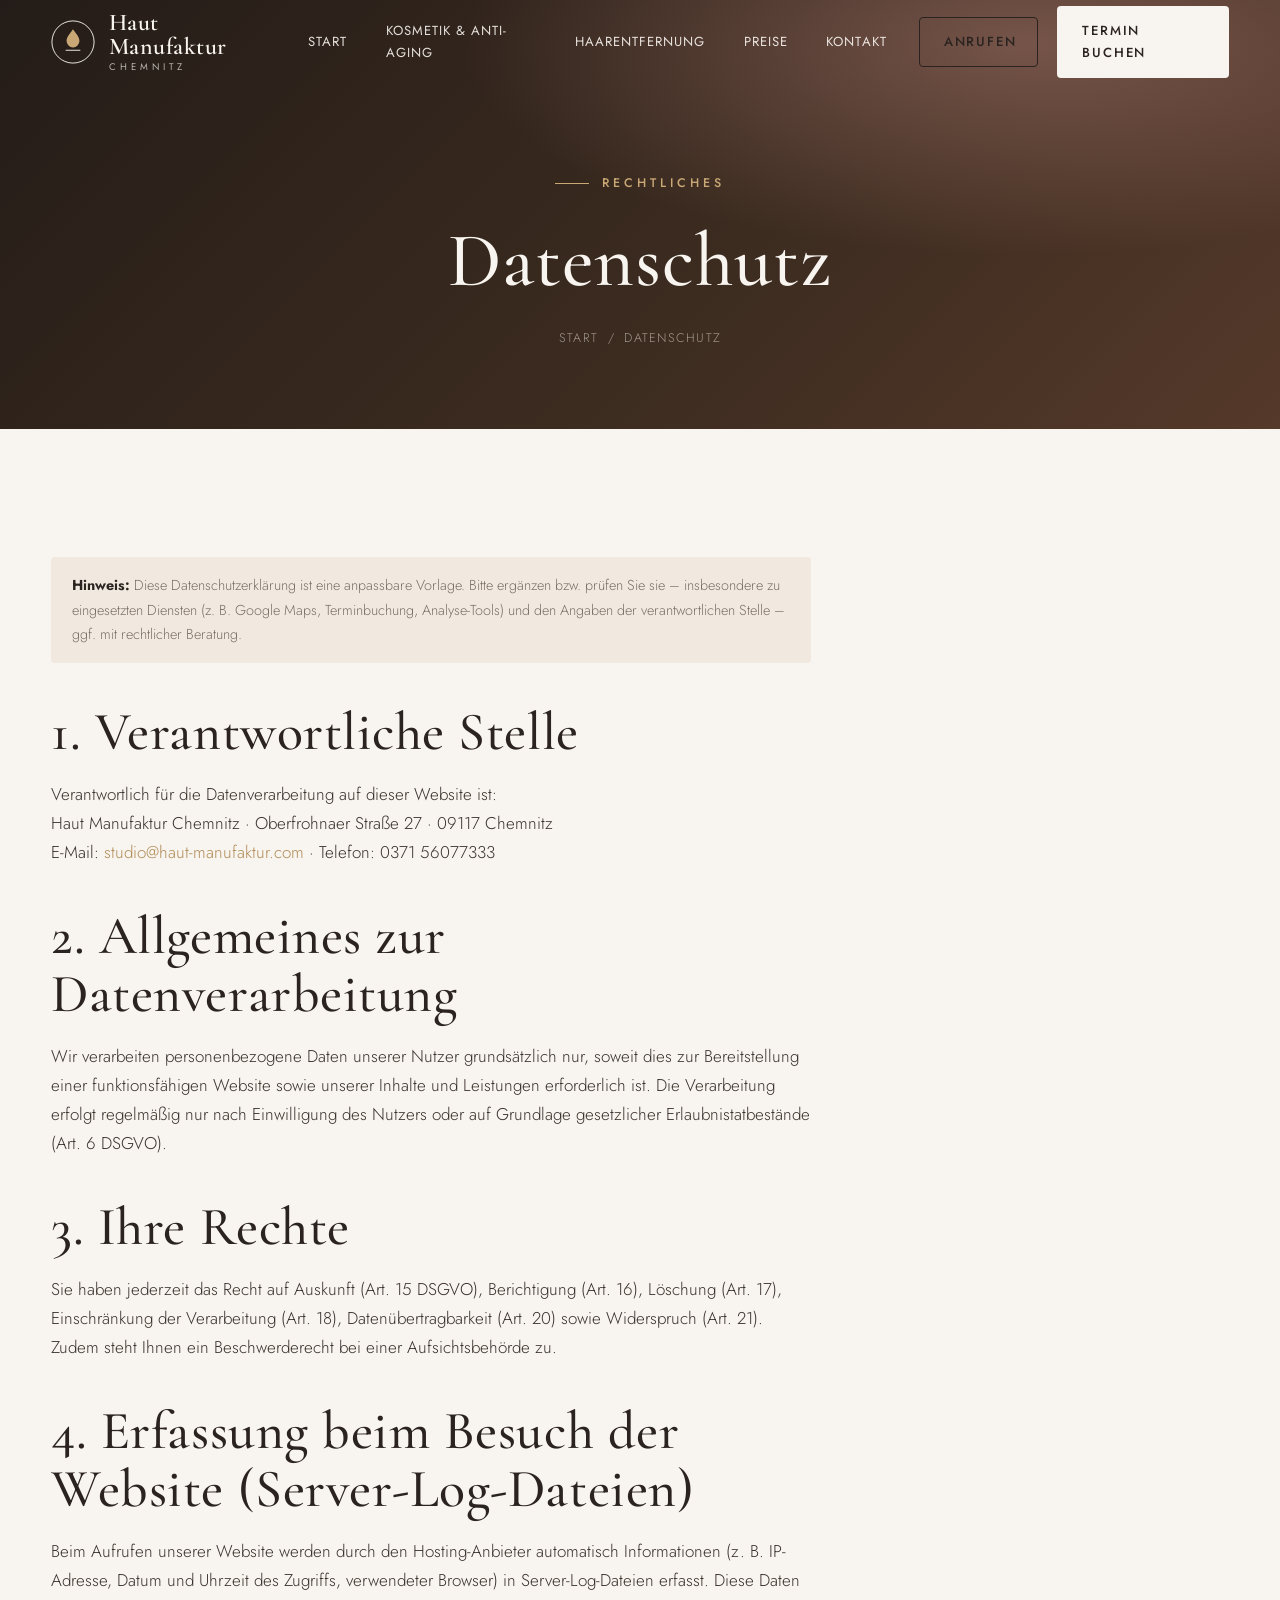
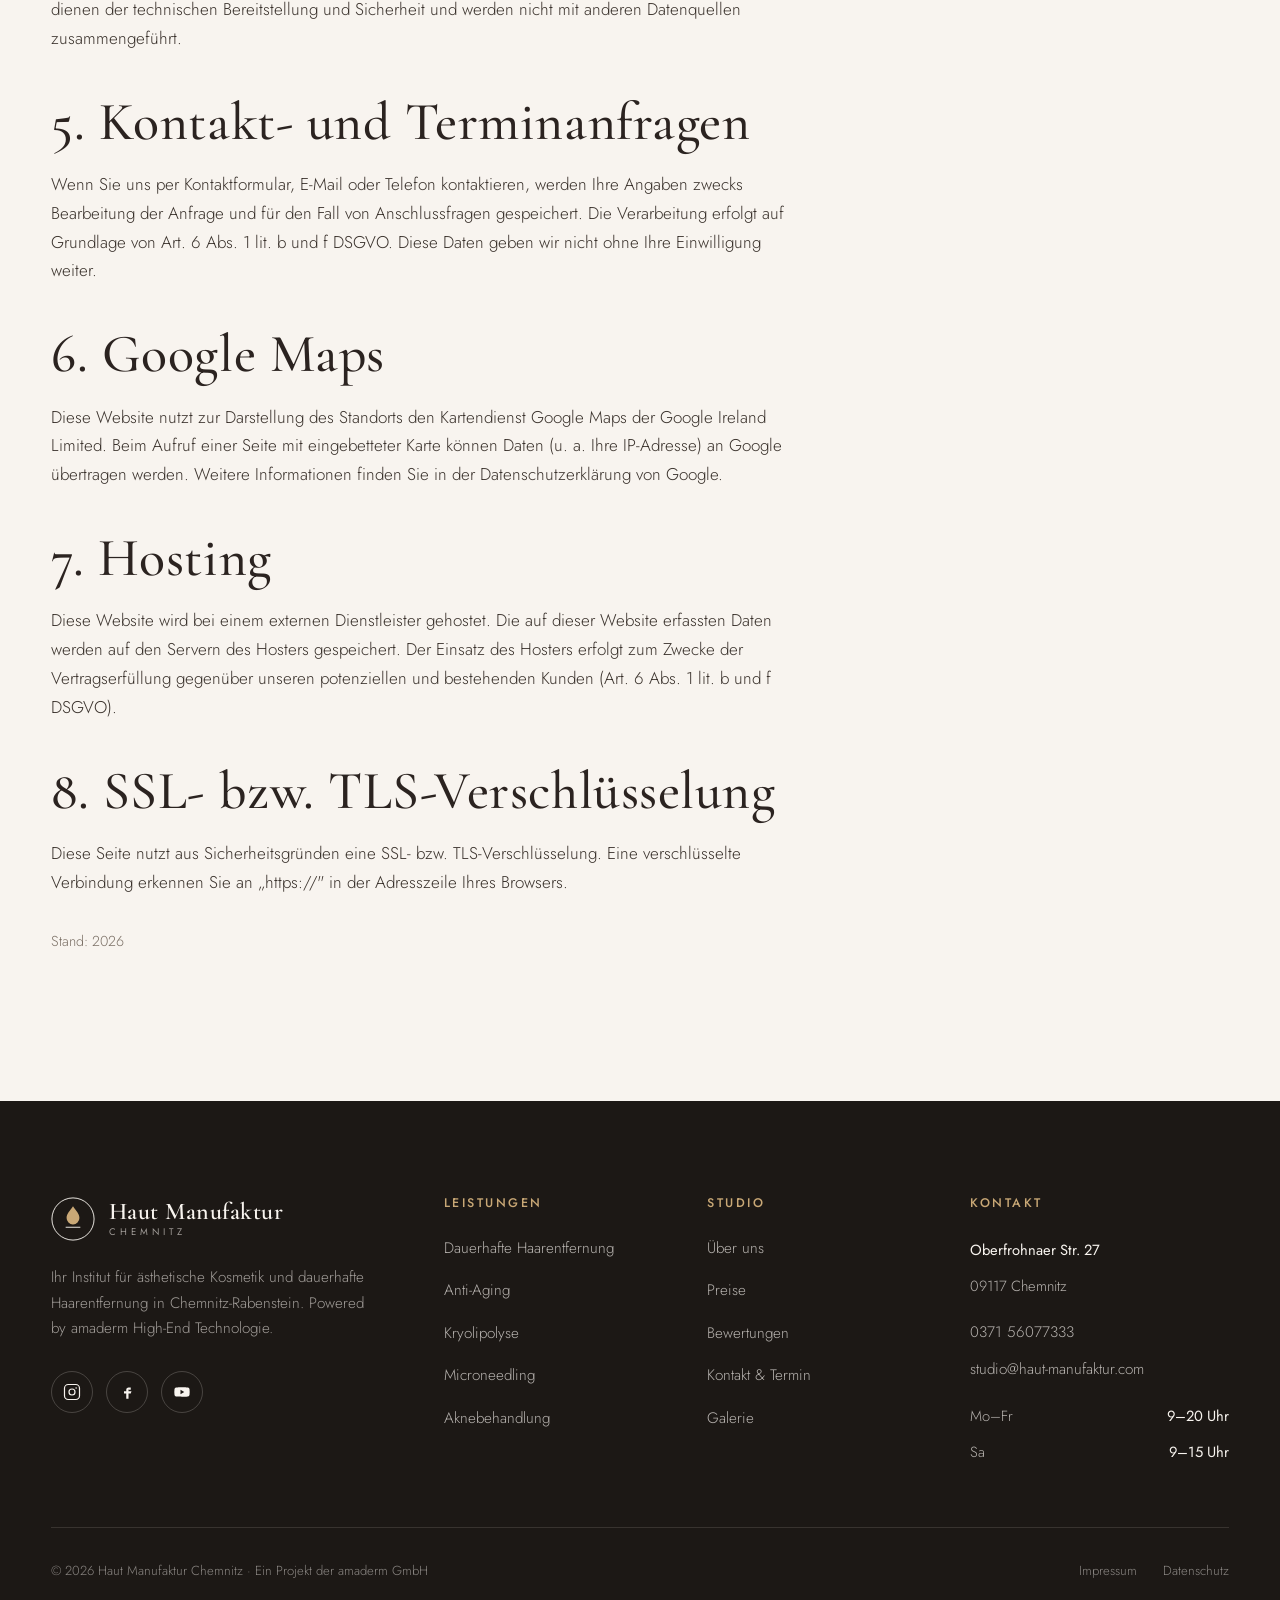
<file: datenschutz.html>
<!DOCTYPE html>
<html lang="de">
<head>
  <meta charset="UTF-8" />
  <meta name="viewport" content="width=device-width, initial-scale=1.0" />
  <title>Datenschutzerklärung · Haut Manufaktur Chemnitz</title>
  <meta name="description" content="Datenschutzerklärung der Haut Manufaktur Chemnitz." />
  <meta name="robots" content="noindex" />
  <link rel="icon" type="image/svg+xml" href="assets/favicon.svg" />
  <link rel="preconnect" href="https://fonts.googleapis.com" />
  <link rel="preconnect" href="https://fonts.gstatic.com" crossorigin />
  <link href="https://fonts.googleapis.com/css2?family=Cormorant+Garamond:ital,wght@0,400;0,500;0,600;1,400;1,500&family=Jost:wght@300;400;500&display=swap" rel="stylesheet" />
  <link rel="stylesheet" href="css/styles.css" />
</head>
<body>

  <header class="header light-nav">
    <div class="container">
      <a href="index.html" class="logo" aria-label="Haut Manufaktur Chemnitz Startseite">
        <svg class="logo__mark" viewBox="0 0 48 48" fill="none" aria-hidden="true"><circle cx="24" cy="24" r="23" stroke="currentColor" stroke-width="1"/><path d="M24 10c-3.5 5-7 8.2-7 13a7 7 0 0 0 14 0c0-4.8-3.5-8-7-13z" fill="#C9A876"/><path d="M16 33h16" stroke="currentColor" stroke-width="1"/></svg>
        <span class="logo__text"><b>Haut Manufaktur</b><span>Chemnitz</span></span>
      </a>
      <nav class="nav" aria-label="Hauptnavigation">
        <a href="index.html">Start</a>
        <a href="kosmetik.html">Kosmetik &amp; Anti-Aging</a>
        <a href="haarentfernung.html">Haarentfernung</a>
        <a href="preise.html">Preise</a>
        <a href="kontakt.html">Kontakt</a>
      </nav>
      <div class="header__cta">
        <a href="tel:+4915758529756" class="btn btn-outline">Anrufen</a>
        <a href="kontakt.html" class="btn btn-primary">Termin buchen</a>
        <button class="burger" aria-label="Menü öffnen"><span></span><span></span><span></span></button>
      </div>
    </div>
  </header>
  <div class="mobile-nav">
    <a href="index.html">Start</a>
    <a href="kosmetik.html">Kosmetik &amp; Anti-Aging</a>
    <a href="haarentfernung.html">Haarentfernung</a>
    <a href="preise.html">Preise</a>
    <a href="kontakt.html">Kontakt</a>
    <a href="kontakt.html" class="btn btn-primary">Termin buchen</a>
  </div>

  <section class="page-hero">
    <div class="container page-hero__inner">
      <span class="eyebrow">Rechtliches</span>
      <h1>Datenschutz</h1>
      <div class="breadcrumb"><a href="index.html">Start</a> / <span>Datenschutz</span></div>
    </div>
  </section>

  <section class="section-pad">
    <div class="container">
      <div class="prose reveal">
        <p style="background:var(--cream-2);padding:1rem 1.3rem;border-radius:var(--radius);font-size:0.9rem;color:var(--muted)">
          <strong style="color:var(--espresso)">Hinweis:</strong> Diese Datenschutzerklärung ist eine anpassbare Vorlage. Bitte ergänzen bzw. prüfen Sie sie – insbesondere zu eingesetzten Diensten (z.&nbsp;B. Google Maps, Terminbuchung, Analyse-Tools) und den Angaben der verantwortlichen Stelle – ggf. mit rechtlicher Beratung.
        </p>

        <h2>1. Verantwortliche Stelle</h2>
        <p>
          Verantwortlich für die Datenverarbeitung auf dieser Website ist:<br />
          Haut Manufaktur Chemnitz · Oberfrohnaer Straße 27 · 09117 Chemnitz<br />
          E-Mail: <a href="mailto:studio@haut-manufaktur.com" style="color:var(--gold)">studio@haut-manufaktur.com</a> · Telefon: 0371 56077333
        </p>

        <h2>2. Allgemeines zur Datenverarbeitung</h2>
        <p>Wir verarbeiten personenbezogene Daten unserer Nutzer grundsätzlich nur, soweit dies zur Bereitstellung einer funktionsfähigen Website sowie unserer Inhalte und Leistungen erforderlich ist. Die Verarbeitung erfolgt regelmäßig nur nach Einwilligung des Nutzers oder auf Grundlage gesetzlicher Erlaubnistatbestände (Art. 6 DSGVO).</p>

        <h2>3. Ihre Rechte</h2>
        <p>Sie haben jederzeit das Recht auf Auskunft (Art. 15 DSGVO), Berichtigung (Art. 16), Löschung (Art. 17), Einschränkung der Verarbeitung (Art. 18), Datenübertragbarkeit (Art. 20) sowie Widerspruch (Art. 21). Zudem steht Ihnen ein Beschwerderecht bei einer Aufsichtsbehörde zu.</p>

        <h2>4. Erfassung beim Besuch der Website (Server-Log-Dateien)</h2>
        <p>Beim Aufrufen unserer Website werden durch den Hosting-Anbieter automatisch Informationen (z.&nbsp;B. IP-Adresse, Datum und Uhrzeit des Zugriffs, verwendeter Browser) in Server-Log-Dateien erfasst. Diese Daten dienen der technischen Bereitstellung und Sicherheit und werden nicht mit anderen Datenquellen zusammengeführt.</p>

        <h2>5. Kontakt- und Terminanfragen</h2>
        <p>Wenn Sie uns per Kontaktformular, E-Mail oder Telefon kontaktieren, werden Ihre Angaben zwecks Bearbeitung der Anfrage und für den Fall von Anschlussfragen gespeichert. Die Verarbeitung erfolgt auf Grundlage von Art. 6 Abs. 1 lit. b und f DSGVO. Diese Daten geben wir nicht ohne Ihre Einwilligung weiter.</p>

        <h2>6. Google Maps</h2>
        <p>Diese Website nutzt zur Darstellung des Standorts den Kartendienst Google Maps der Google Ireland Limited. Beim Aufruf einer Seite mit eingebetteter Karte können Daten (u.&nbsp;a. Ihre IP-Adresse) an Google übertragen werden. Weitere Informationen finden Sie in der Datenschutzerklärung von Google.</p>

        <h2>7. Hosting</h2>
        <p>Diese Website wird bei einem externen Dienstleister gehostet. Die auf dieser Website erfassten Daten werden auf den Servern des Hosters gespeichert. Der Einsatz des Hosters erfolgt zum Zwecke der Vertragserfüllung gegenüber unseren potenziellen und bestehenden Kunden (Art. 6 Abs. 1 lit. b und f DSGVO).</p>

        <h2>8. SSL- bzw. TLS-Verschlüsselung</h2>
        <p>Diese Seite nutzt aus Sicherheitsgründen eine SSL- bzw. TLS-Verschlüsselung. Eine verschlüsselte Verbindung erkennen Sie an „https://" in der Adresszeile Ihres Browsers.</p>

        <p style="margin-top:2rem;color:var(--muted);font-size:0.9rem">Stand: <span data-year>2026</span></p>
      </div>
    </div>
  </section>

  <footer class="footer">
    <div class="container">
      <div class="footer__grid">
        <div class="footer__brand">
          <a href="index.html" class="logo"><svg class="logo__mark" viewBox="0 0 48 48" fill="none" aria-hidden="true"><circle cx="24" cy="24" r="23" stroke="currentColor" stroke-width="1"/><path d="M24 10c-3.5 5-7 8.2-7 13a7 7 0 0 0 14 0c0-4.8-3.5-8-7-13z" fill="#C9A876"/><path d="M16 33h16" stroke="currentColor" stroke-width="1"/></svg><span class="logo__text"><b>Haut Manufaktur</b><span>Chemnitz</span></span></a>
          <p>Ihr Institut für ästhetische Kosmetik und dauerhafte Haarentfernung in Chemnitz-Rabenstein. Powered by amaderm High-End Technologie.</p>
          <div class="footer__socials">
            <a href="https://www.instagram.com/haut_manufaktur/" target="_blank" rel="noopener" aria-label="Instagram"><svg viewBox="0 0 24 24" fill="none" stroke="currentColor" stroke-width="1.6"><rect x="2" y="2" width="20" height="20" rx="5"/><circle cx="12" cy="12" r="4"/><circle cx="17.5" cy="6.5" r="1" fill="currentColor" stroke="none"/></svg></a>
            <a href="https://www.facebook.com/HautManufaktur/" target="_blank" rel="noopener" aria-label="Facebook"><svg viewBox="0 0 24 24" fill="currentColor"><path d="M14 9h3V6h-3c-1.7 0-3 1.3-3 3v2H8v3h3v7h3v-7h3l1-3h-4V9c0-.6.4-1 1-1z"/></svg></a>
            <a href="https://www.youtube.com/@hautmanufakturchemnitz1699" target="_blank" rel="noopener" aria-label="YouTube"><svg viewBox="0 0 24 24" fill="currentColor"><path d="M22 8a3 3 0 0 0-2-2c-1.8-.5-8-.5-8-.5s-6.2 0-8 .5a3 3 0 0 0-2 2 31 31 0 0 0 0 8 3 3 0 0 0 2 2c1.8.5 8 .5 8 .5s6.2 0 8-.5a3 3 0 0 0 2-2 31 31 0 0 0 0-8zM10 15V9l5 3z"/></svg></a>
          </div>
        </div>
        <div class="footer__col"><h4>Leistungen</h4><ul>
          <li><a href="haarentfernung.html">Dauerhafte Haarentfernung</a></li>
          <li><a href="kosmetik.html#anti-aging">Anti-Aging</a></li>
          <li><a href="kosmetik.html#kryolipolyse">Kryolipolyse</a></li>
          <li><a href="kosmetik.html#microneedling">Microneedling</a></li>
          <li><a href="kosmetik.html#akne">Aknebehandlung</a></li>
        </ul></div>
        <div class="footer__col"><h4>Studio</h4><ul>
          <li><a href="index.html#ueber-uns">Über uns</a></li>
          <li><a href="preise.html">Preise</a></li>
          <li><a href="index.html#bewertungen">Bewertungen</a></li>
          <li><a href="kontakt.html">Kontakt &amp; Termin</a></li>
          <li><a href="index.html#galerie">Galerie</a></li>
        </ul></div>
        <div class="footer__col"><h4>Kontakt</h4><div class="footer__hours">
          <span><b>Oberfrohnaer Str. 27</b></span>
          <span>09117 Chemnitz</span>
          <span style="margin-top:0.6rem"><a href="tel:+4937156077333">0371 56077333</a></span>
          <span><a href="mailto:studio@haut-manufaktur.com">studio@haut-manufaktur.com</a></span>
          <span style="margin-top:0.6rem">Mo–Fr <b>9–20 Uhr</b></span>
          <span>Sa <b>9–15 Uhr</b></span>
        </div></div>
      </div>
      <div class="footer__bottom">
        <p>© <span data-year>2026</span> Haut Manufaktur Chemnitz · Ein Projekt der amaderm GmbH</p>
        <nav><a href="impressum.html">Impressum</a><a href="datenschutz.html">Datenschutz</a></nav>
      </div>
    </div>
  </footer>
  <script src="js/main.js"></script>
</body>
</html>
</file>
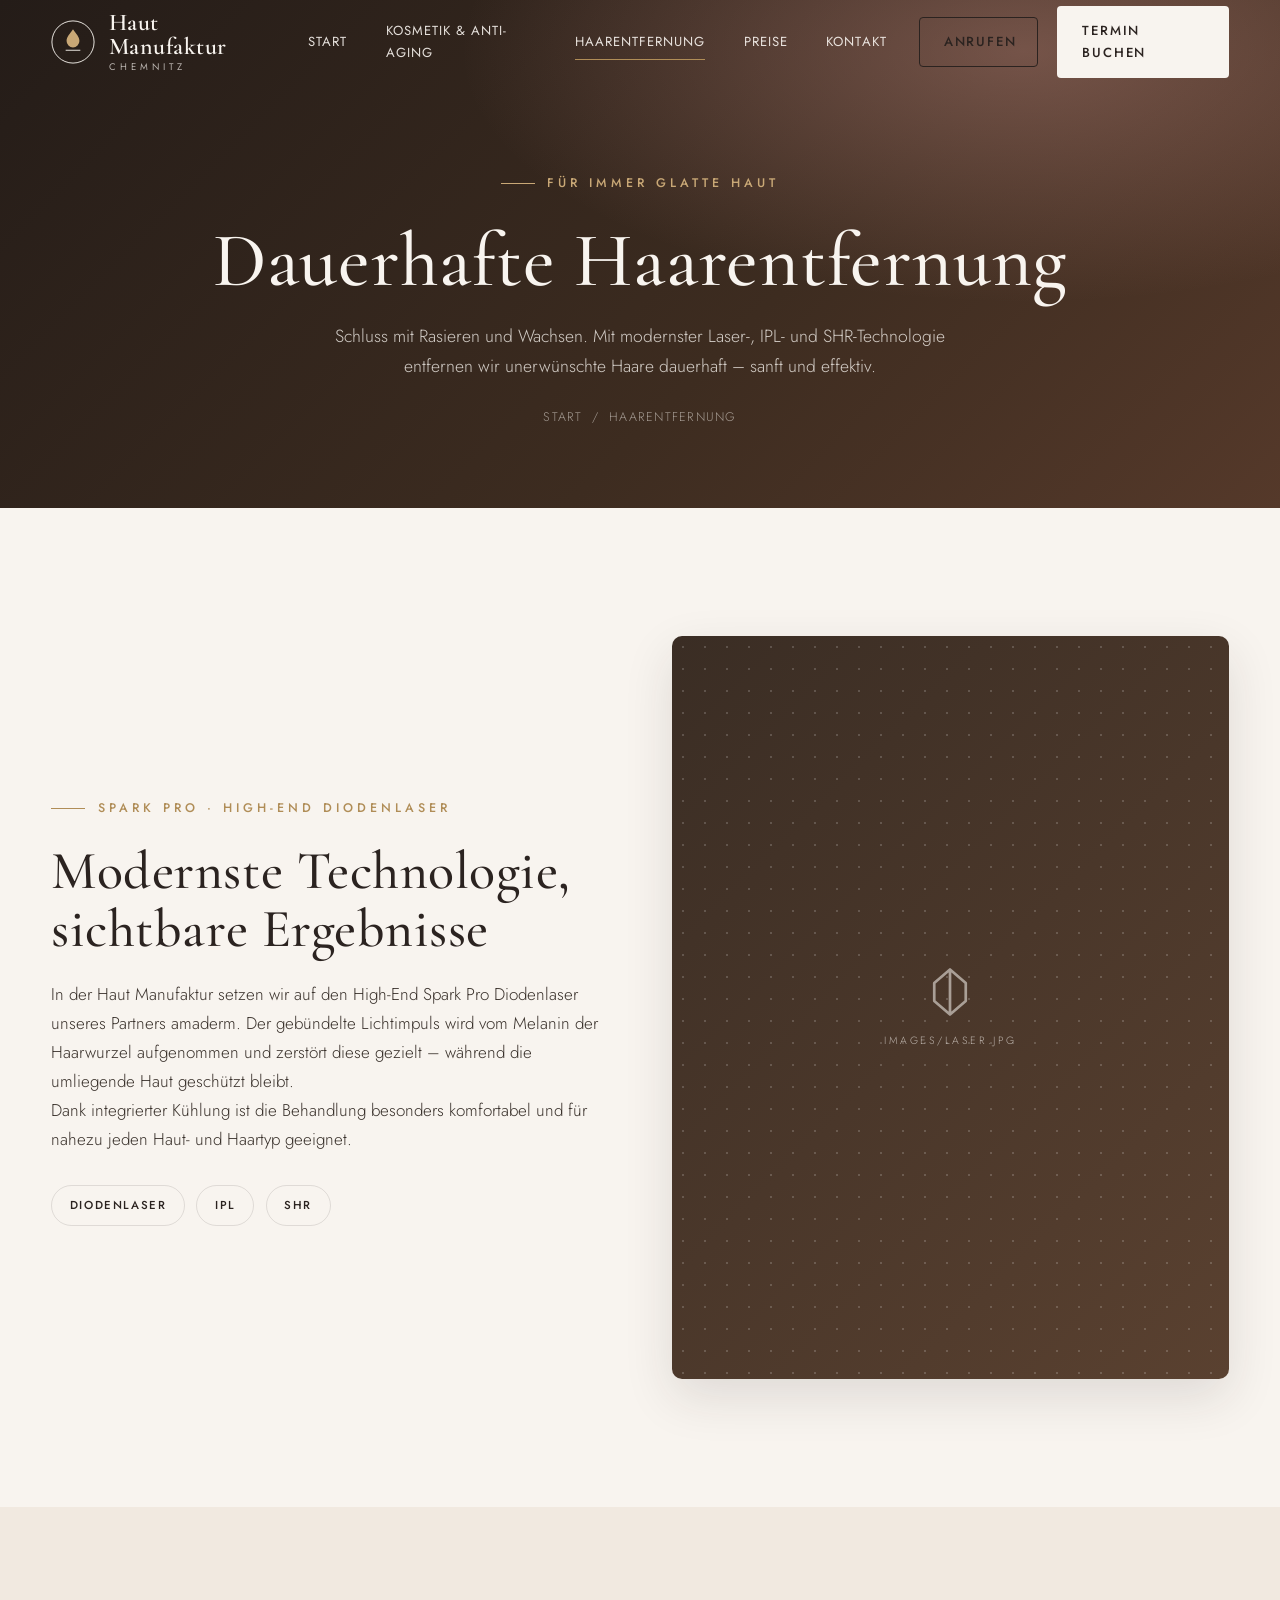
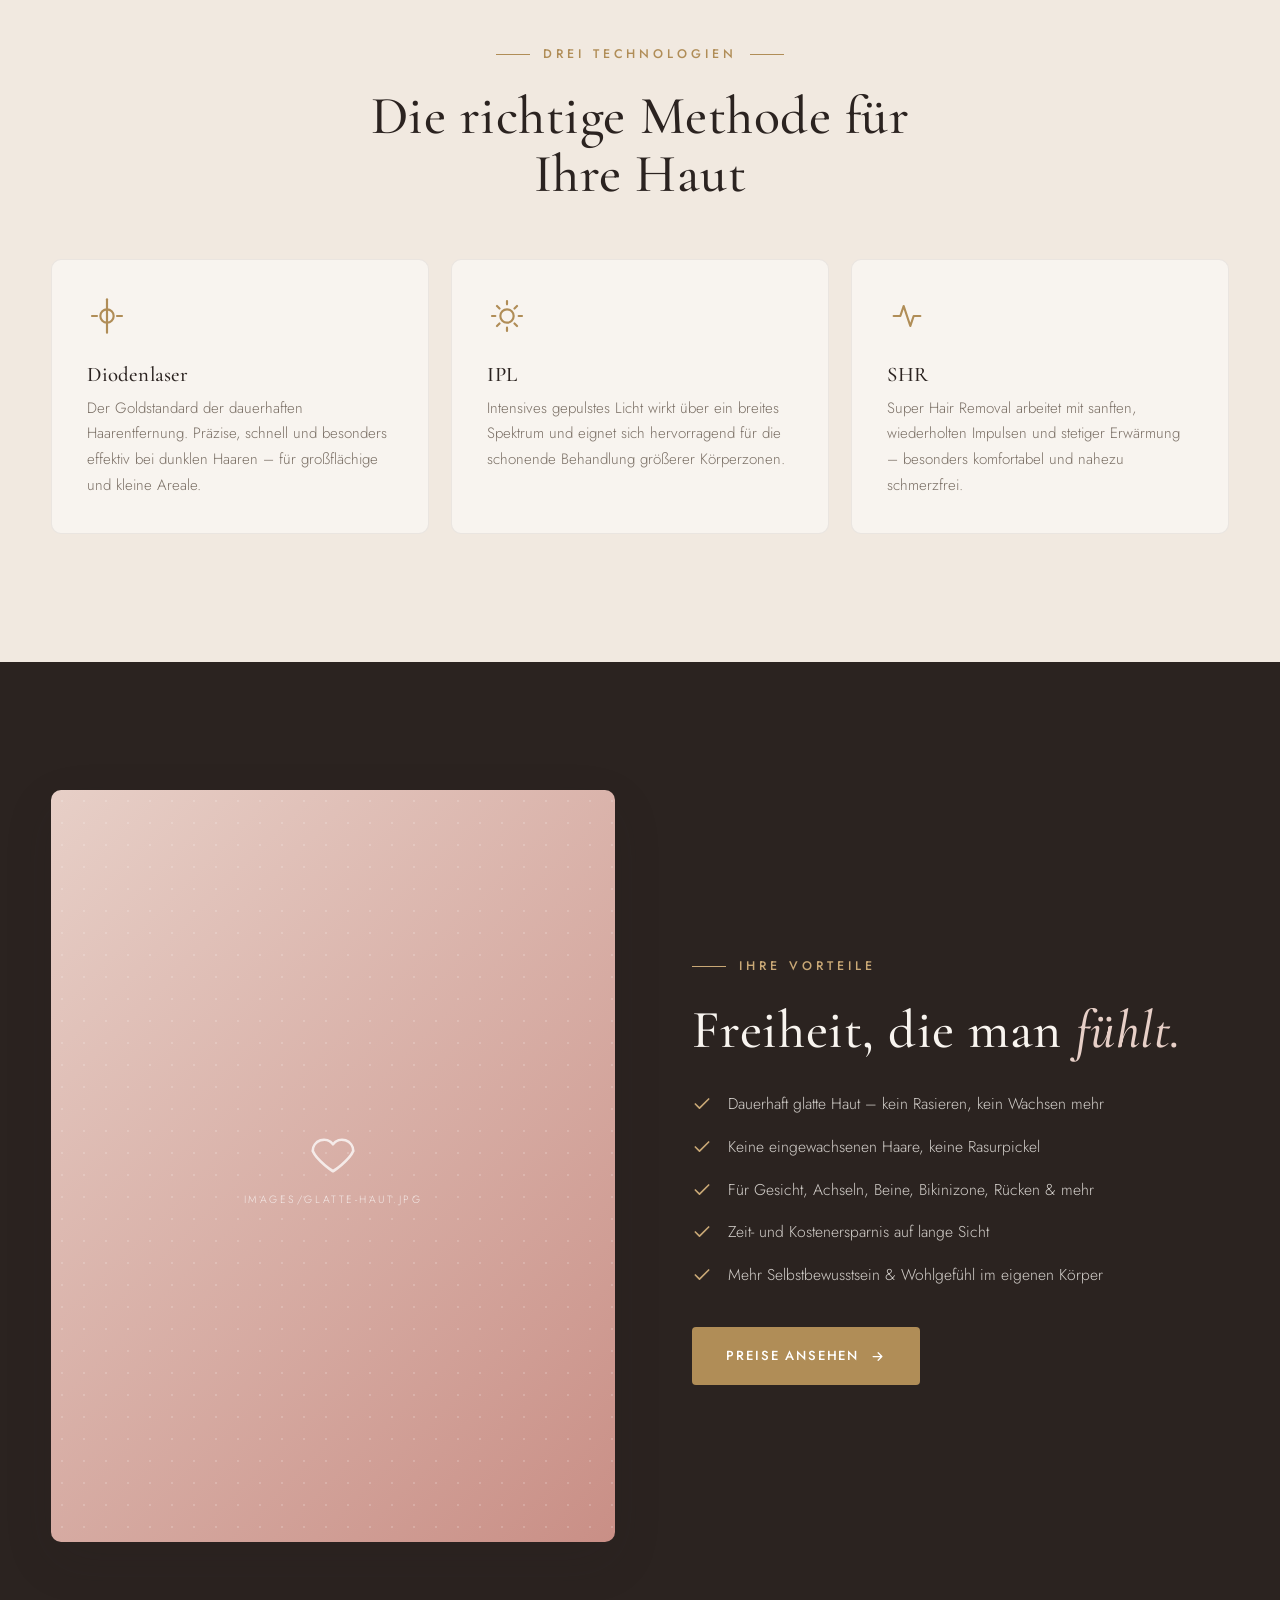
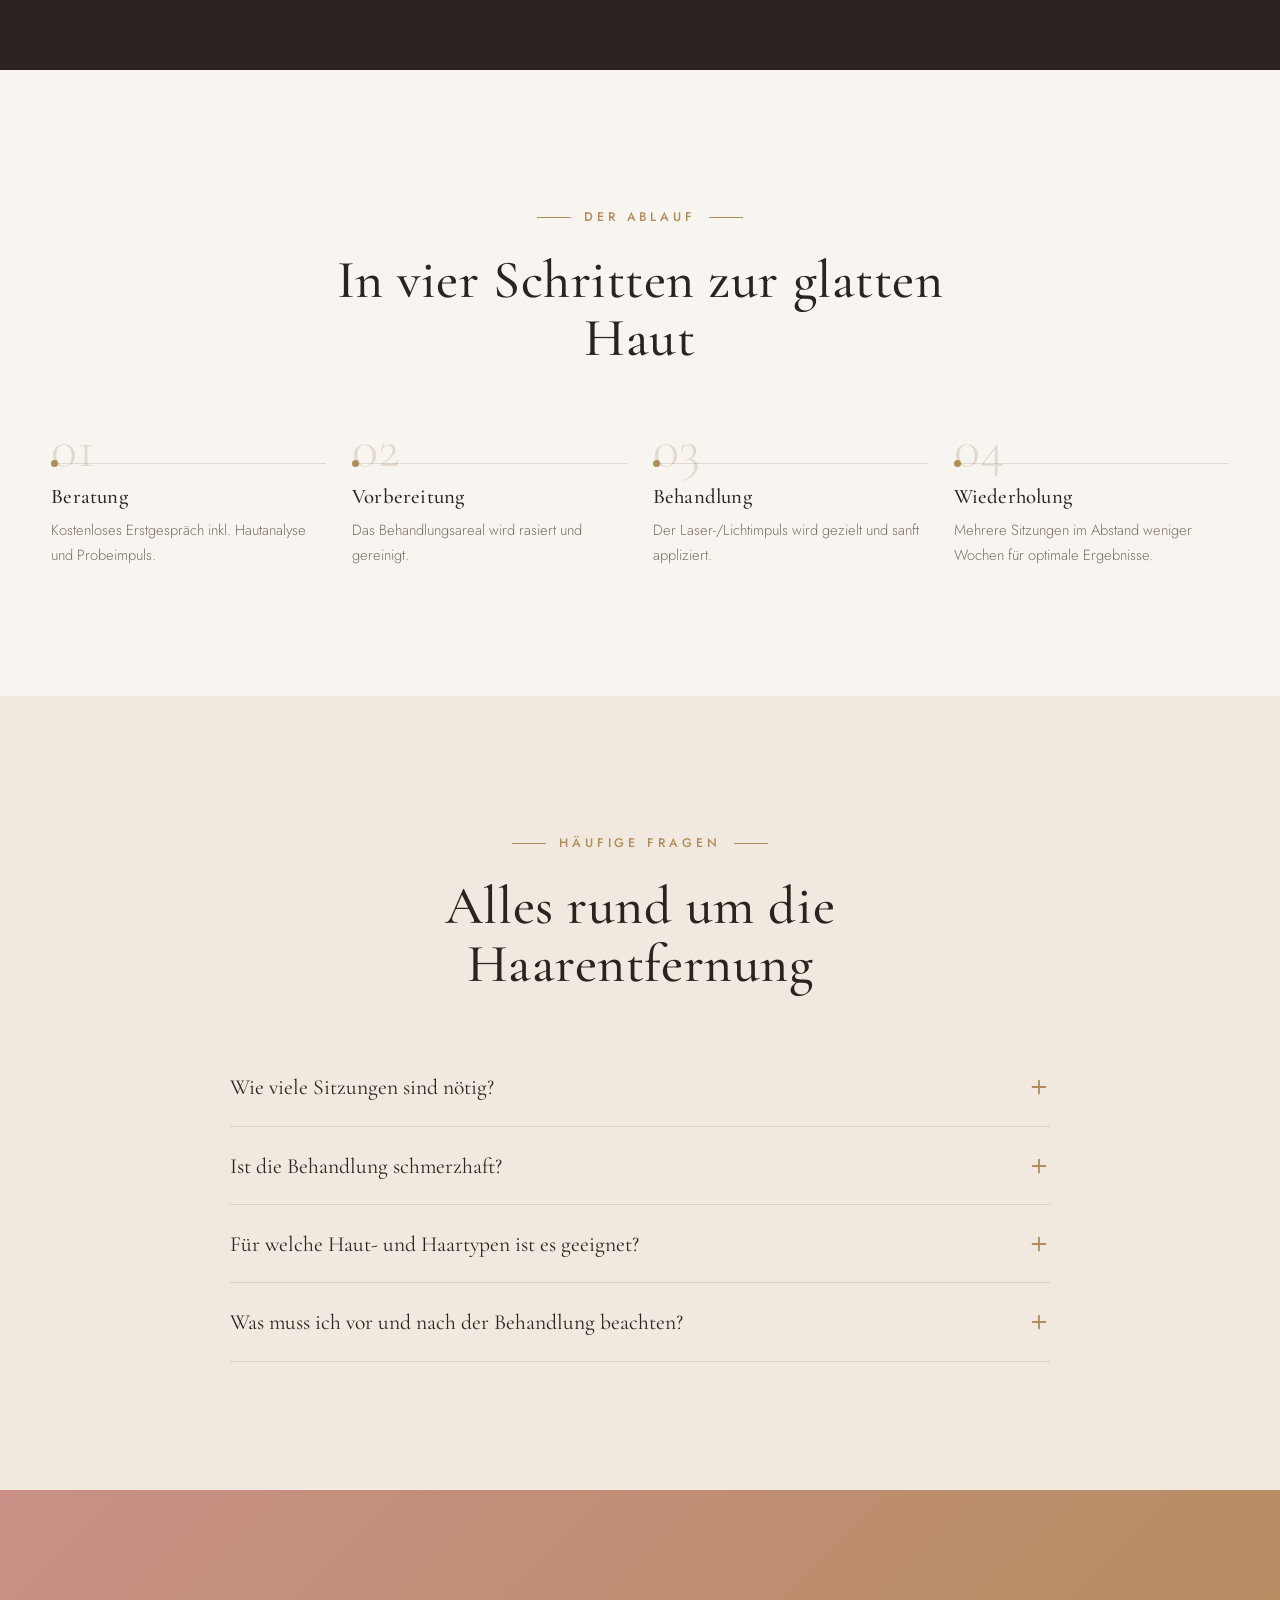
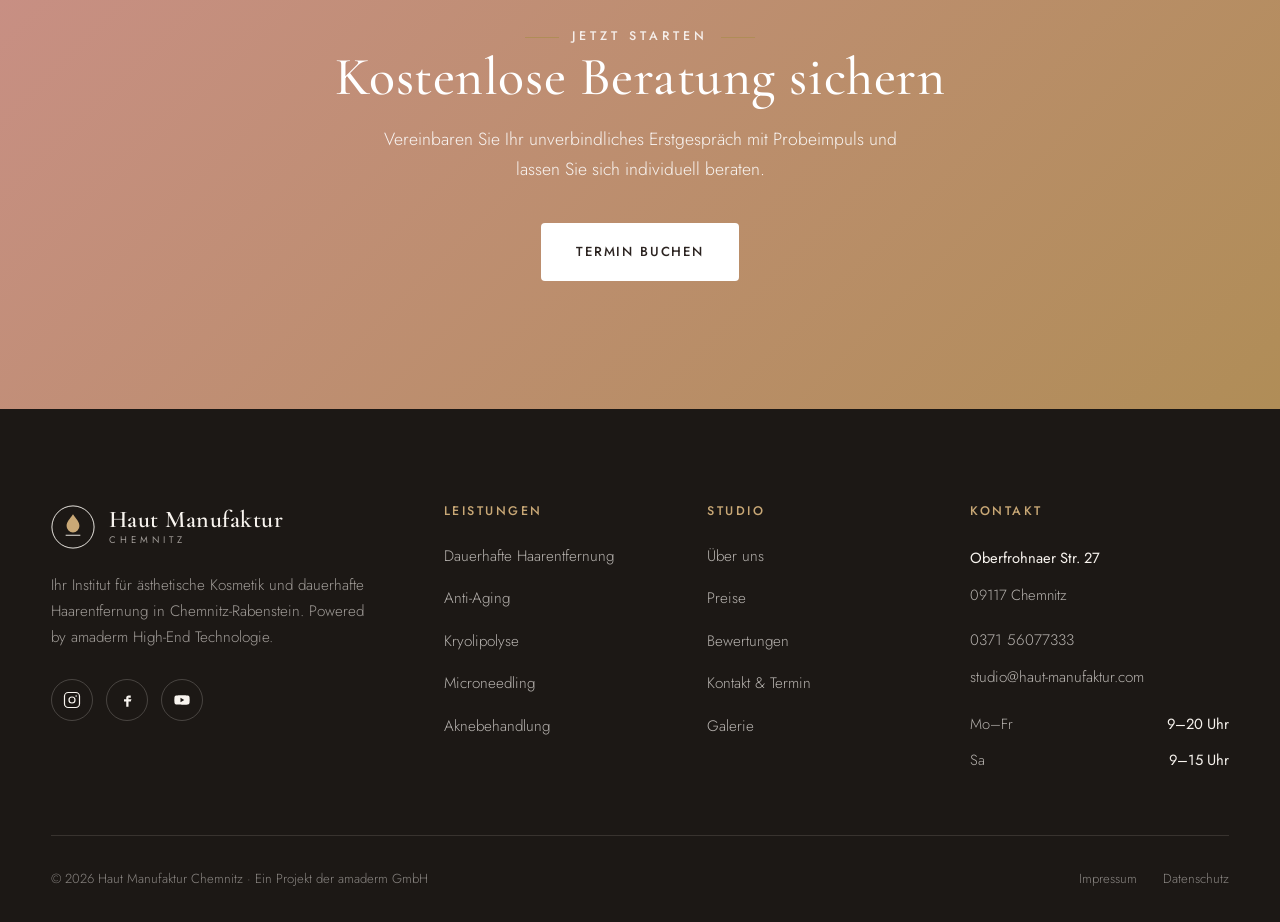
<file: haarentfernung.html>
<!DOCTYPE html>
<html lang="de">
<head>
  <meta charset="UTF-8" />
  <meta name="viewport" content="width=device-width, initial-scale=1.0" />
  <title>Dauerhafte Haarentfernung Chemnitz · Diodenlaser, IPL & SHR · Haut Manufaktur</title>
  <meta name="description" content="Dauerhafte Haarentfernung in Chemnitz mit High-End Diodenlaser, IPL & SHR. Sanft, effektiv & für alle Hauttypen. Jetzt Beratungstermin in der Haut Manufaktur sichern." />
  <link rel="icon" type="image/svg+xml" href="assets/favicon.svg" />
  <link rel="preconnect" href="https://fonts.googleapis.com" />
  <link rel="preconnect" href="https://fonts.gstatic.com" crossorigin />
  <link href="https://fonts.googleapis.com/css2?family=Cormorant+Garamond:ital,wght@0,400;0,500;0,600;1,400;1,500&family=Jost:wght@300;400;500&display=swap" rel="stylesheet" />
  <link rel="stylesheet" href="css/styles.css" />
</head>
<body>

  <header class="header light-nav">
    <div class="container">
      <a href="index.html" class="logo" aria-label="Haut Manufaktur Chemnitz Startseite">
        <svg class="logo__mark" viewBox="0 0 48 48" fill="none" aria-hidden="true"><circle cx="24" cy="24" r="23" stroke="currentColor" stroke-width="1"/><path d="M24 10c-3.5 5-7 8.2-7 13a7 7 0 0 0 14 0c0-4.8-3.5-8-7-13z" fill="#C9A876"/><path d="M16 33h16" stroke="currentColor" stroke-width="1"/></svg>
        <span class="logo__text"><b>Haut Manufaktur</b><span>Chemnitz</span></span>
      </a>
      <nav class="nav" aria-label="Hauptnavigation">
        <a href="index.html">Start</a>
        <a href="kosmetik.html">Kosmetik &amp; Anti-Aging</a>
        <a href="haarentfernung.html" class="active">Haarentfernung</a>
        <a href="preise.html">Preise</a>
        <a href="kontakt.html">Kontakt</a>
      </nav>
      <div class="header__cta">
        <a href="tel:+4915758529756" class="btn btn-outline">Anrufen</a>
        <a href="kontakt.html" class="btn btn-primary">Termin buchen</a>
        <button class="burger" aria-label="Menü öffnen"><span></span><span></span><span></span></button>
      </div>
    </div>
  </header>
  <div class="mobile-nav">
    <a href="index.html">Start</a>
    <a href="kosmetik.html">Kosmetik &amp; Anti-Aging</a>
    <a href="haarentfernung.html">Haarentfernung</a>
    <a href="preise.html">Preise</a>
    <a href="kontakt.html">Kontakt</a>
    <a href="kontakt.html" class="btn btn-primary">Termin buchen</a>
  </div>

  <section class="page-hero">
    <div class="container page-hero__inner">
      <span class="eyebrow">Für immer glatte Haut</span>
      <h1>Dauerhafte Haarentfernung</h1>
      <p>Schluss mit Rasieren und Wachsen. Mit modernster Laser-, IPL- und SHR-Technologie entfernen wir unerwünschte Haare dauerhaft – sanft und effektiv.</p>
      <div class="breadcrumb"><a href="index.html">Start</a> / <span>Haarentfernung</span></div>
    </div>
  </section>

  <!-- INTRO SPLIT -->
  <section class="section-pad">
    <div class="container">
      <div class="split">
        <div class="split__body reveal">
          <span class="eyebrow">Spark Pro · High-End Diodenlaser</span>
          <h2 style="margin:1.4rem 0 1.4rem">Modernste Technologie,<br />sichtbare Ergebnisse</h2>
          <p>In der Haut Manufaktur setzen wir auf den High-End Spark&nbsp;Pro Diodenlaser unseres Partners amaderm. Der gebündelte Lichtimpuls wird vom Melanin der Haarwurzel aufgenommen und zerstört diese gezielt – während die umliegende Haut geschützt bleibt.</p>
          <p>Dank integrierter Kühlung ist die Behandlung besonders komfortabel und für nahezu jeden Haut- und Haartyp geeignet.</p>
          <div class="feature__tech" style="margin:2rem 0 0">
            <span class="tech-chip" style="border-color:var(--line);color:var(--espresso)">Diodenlaser</span>
            <span class="tech-chip" style="border-color:var(--line);color:var(--espresso)">IPL</span>
            <span class="tech-chip" style="border-color:var(--line);color:var(--espresso)">SHR</span>
          </div>
        </div>
        <div class="split__media reveal d1">
          <div class="media-frame media-frame--tall"><div class="ph ph--dark"><svg class="ph__icon" viewBox="0 0 24 24" fill="none" stroke="currentColor" stroke-width="1.2"><path d="M12 2v20M5 8l7-6 7 6M5 8v8l7 6 7-6V8" stroke-linecap="round" stroke-linejoin="round"/></svg><span class="ph__label">images/laser.jpg</span></div></div>
        </div>
      </div>
    </div>
  </section>

  <!-- TECHNOLOGIES -->
  <section class="section-pad" style="background:var(--cream-2)">
    <div class="container">
      <div class="section-head center reveal">
        <span class="eyebrow center">Drei Technologien</span>
        <h2>Die richtige Methode für Ihre Haut</h2>
      </div>
      <div class="info-cards">
        <div class="info-card reveal">
          <svg viewBox="0 0 24 24" fill="none" stroke="currentColor"><path d="M12 2v20" stroke-linecap="round"/><circle cx="12" cy="12" r="4"/><path d="M3 12h3M18 12h3" stroke-linecap="round"/></svg>
          <h3>Diodenlaser</h3>
          <p>Der Goldstandard der dauerhaften Haarentfernung. Präzise, schnell und besonders effektiv bei dunklen Haaren – für großflächige und kleine Areale.</p>
        </div>
        <div class="info-card reveal d1">
          <svg viewBox="0 0 24 24" fill="none" stroke="currentColor"><path d="M12 3v2M12 19v2M5 12H3M21 12h-2" stroke-linecap="round"/><path d="m6 6 1.5 1.5M16.5 16.5 18 18M18 6l-1.5 1.5M7.5 16.5 6 18" stroke-linecap="round"/><circle cx="12" cy="12" r="4"/></svg>
          <h3>IPL</h3>
          <p>Intensives gepulstes Licht wirkt über ein breites Spektrum und eignet sich hervorragend für die schonende Behandlung größerer Körperzonen.</p>
        </div>
        <div class="info-card reveal d2">
          <svg viewBox="0 0 24 24" fill="none" stroke="currentColor"><path d="M4 12h4l2-6 4 12 2-6h4" stroke-linecap="round" stroke-linejoin="round"/></svg>
          <h3>SHR</h3>
          <p>Super Hair Removal arbeitet mit sanften, wiederholten Impulsen und stetiger Erwärmung – besonders komfortabel und nahezu schmerzfrei.</p>
        </div>
      </div>
    </div>
  </section>

  <!-- BENEFITS FEATURE -->
  <section class="feature section-pad">
    <div class="container">
      <div class="feature__grid">
        <div class="feature__media reveal">
          <div class="media-frame media-frame--tall"><div class="ph ph--rose"><svg class="ph__icon" viewBox="0 0 24 24" fill="none" stroke="currentColor" stroke-width="1.2"><path d="M12 21s-7-4.5-9-9a5 5 0 0 1 9-3 5 5 0 0 1 9 3c-2 4.5-9 9-9 9z" stroke-linecap="round" stroke-linejoin="round"/></svg><span class="ph__label">images/glatte-haut.jpg</span></div></div>
        </div>
        <div class="feature__body reveal d1">
          <span class="eyebrow">Ihre Vorteile</span>
          <h2>Freiheit, die man <em>fühlt.</em></h2>
          <ul class="feature__list" style="margin-top:2rem">
            <li><svg viewBox="0 0 24 24" fill="none" stroke="currentColor" stroke-width="2"><path d="M20 6 9 17l-5-5" stroke-linecap="round" stroke-linejoin="round"/></svg>Dauerhaft glatte Haut – kein Rasieren, kein Wachsen mehr</li>
            <li><svg viewBox="0 0 24 24" fill="none" stroke="currentColor" stroke-width="2"><path d="M20 6 9 17l-5-5" stroke-linecap="round" stroke-linejoin="round"/></svg>Keine eingewachsenen Haare, keine Rasurpickel</li>
            <li><svg viewBox="0 0 24 24" fill="none" stroke="currentColor" stroke-width="2"><path d="M20 6 9 17l-5-5" stroke-linecap="round" stroke-linejoin="round"/></svg>Für Gesicht, Achseln, Beine, Bikinizone, Rücken &amp; mehr</li>
            <li><svg viewBox="0 0 24 24" fill="none" stroke="currentColor" stroke-width="2"><path d="M20 6 9 17l-5-5" stroke-linecap="round" stroke-linejoin="round"/></svg>Zeit- und Kostenersparnis auf lange Sicht</li>
            <li><svg viewBox="0 0 24 24" fill="none" stroke="currentColor" stroke-width="2"><path d="M20 6 9 17l-5-5" stroke-linecap="round" stroke-linejoin="round"/></svg>Mehr Selbstbewusstsein &amp; Wohlgefühl im eigenen Körper</li>
          </ul>
          <a href="preise.html" class="btn btn-gold">Preise ansehen
            <svg viewBox="0 0 24 24" fill="none" stroke="currentColor" stroke-width="2"><path d="M5 12h14M13 6l6 6-6 6" stroke-linecap="round" stroke-linejoin="round"/></svg></a>
        </div>
      </div>
    </div>
  </section>

  <!-- PROCESS -->
  <section class="section-pad">
    <div class="container">
      <div class="section-head center reveal">
        <span class="eyebrow center">Der Ablauf</span>
        <h2>In vier Schritten zur glatten Haut</h2>
      </div>
      <div class="process__grid">
        <div class="step reveal"><div class="step__line"></div><h3>Beratung</h3><p>Kostenloses Erstgespräch inkl. Hautanalyse und Probeimpuls.</p></div>
        <div class="step reveal d1"><div class="step__line"></div><h3>Vorbereitung</h3><p>Das Behandlungsareal wird rasiert und gereinigt.</p></div>
        <div class="step reveal d2"><div class="step__line"></div><h3>Behandlung</h3><p>Der Laser-/Lichtimpuls wird gezielt und sanft appliziert.</p></div>
        <div class="step reveal d3"><div class="step__line"></div><h3>Wiederholung</h3><p>Mehrere Sitzungen im Abstand weniger Wochen für optimale Ergebnisse.</p></div>
      </div>
    </div>
  </section>

  <!-- FAQ -->
  <section class="section-pad" style="background:var(--cream-2)">
    <div class="container">
      <div class="section-head center reveal">
        <span class="eyebrow center">Häufige Fragen</span>
        <h2>Alles rund um die Haarentfernung</h2>
      </div>
      <div class="faq reveal d1">
        <div class="faq__item">
          <button class="faq__q">Wie viele Sitzungen sind nötig? <svg viewBox="0 0 24 24" fill="none" stroke="currentColor" stroke-width="2"><path d="M12 5v14M5 12h14" stroke-linecap="round"/></svg></button>
          <div class="faq__a"><p>Da Haare in unterschiedlichen Wachstumsphasen sind, sind je nach Methode und Körperregion in der Regel mehrere Behandlungen (oft bis zu 10–12) im Abstand von einigen Wochen erforderlich, um alle Haarwurzeln zu erreichen.</p></div>
        </div>
        <div class="faq__item">
          <button class="faq__q">Ist die Behandlung schmerzhaft? <svg viewBox="0 0 24 24" fill="none" stroke="currentColor" stroke-width="2"><path d="M12 5v14M5 12h14" stroke-linecap="round"/></svg></button>
          <div class="faq__a"><p>Dank integrierter Kühlung und moderner SHR-Technologie ist die Behandlung sehr gut verträglich. Die meisten Kundinnen empfinden lediglich ein leichtes, warmes Kribbeln.</p></div>
        </div>
        <div class="faq__item">
          <button class="faq__q">Für welche Haut- und Haartypen ist es geeignet? <svg viewBox="0 0 24 24" fill="none" stroke="currentColor" stroke-width="2"><path d="M12 5v14M5 12h14" stroke-linecap="round"/></svg></button>
          <div class="faq__a"><p>Durch die Kombination aus Diodenlaser, IPL und SHR können wir nahezu jeden Haut- und Haartyp behandeln. In der Beratung ermitteln wir die für Sie optimale Methode.</p></div>
        </div>
        <div class="faq__item">
          <button class="faq__q">Was muss ich vor und nach der Behandlung beachten? <svg viewBox="0 0 24 24" fill="none" stroke="currentColor" stroke-width="2"><path d="M12 5v14M5 12h14" stroke-linecap="round"/></svg></button>
          <div class="faq__a"><p>Vor der Behandlung sollte das Areal rasiert und nicht gebräunt sein. Nach der Behandlung empfehlen wir, direkte Sonneneinstrahlung zu meiden und die Haut zu pflegen. Alle Details besprechen wir persönlich mit Ihnen.</p></div>
        </div>
      </div>
    </div>
  </section>

  <!-- CTA -->
  <section class="cta-band section-pad">
    <div class="container-narrow reveal">
      <span class="eyebrow center" style="color:rgba(255,255,255,0.85)">Jetzt starten</span>
      <h2>Kostenlose Beratung sichern</h2>
      <p>Vereinbaren Sie Ihr unverbindliches Erstgespräch mit Probeimpuls und lassen Sie sich individuell beraten.</p>
      <a href="kontakt.html" class="btn btn-primary">Termin buchen</a>
    </div>
  </section>

  <footer class="footer">
    <div class="container">
      <div class="footer__grid">
        <div class="footer__brand">
          <a href="index.html" class="logo"><svg class="logo__mark" viewBox="0 0 48 48" fill="none" aria-hidden="true"><circle cx="24" cy="24" r="23" stroke="currentColor" stroke-width="1"/><path d="M24 10c-3.5 5-7 8.2-7 13a7 7 0 0 0 14 0c0-4.8-3.5-8-7-13z" fill="#C9A876"/><path d="M16 33h16" stroke="currentColor" stroke-width="1"/></svg><span class="logo__text"><b>Haut Manufaktur</b><span>Chemnitz</span></span></a>
          <p>Ihr Institut für ästhetische Kosmetik und dauerhafte Haarentfernung in Chemnitz-Rabenstein. Powered by amaderm High-End Technologie.</p>
          <div class="footer__socials">
            <a href="https://www.instagram.com/haut_manufaktur/" target="_blank" rel="noopener" aria-label="Instagram"><svg viewBox="0 0 24 24" fill="none" stroke="currentColor" stroke-width="1.6"><rect x="2" y="2" width="20" height="20" rx="5"/><circle cx="12" cy="12" r="4"/><circle cx="17.5" cy="6.5" r="1" fill="currentColor" stroke="none"/></svg></a>
            <a href="https://www.facebook.com/HautManufaktur/" target="_blank" rel="noopener" aria-label="Facebook"><svg viewBox="0 0 24 24" fill="currentColor"><path d="M14 9h3V6h-3c-1.7 0-3 1.3-3 3v2H8v3h3v7h3v-7h3l1-3h-4V9c0-.6.4-1 1-1z"/></svg></a>
            <a href="https://www.youtube.com/@hautmanufakturchemnitz1699" target="_blank" rel="noopener" aria-label="YouTube"><svg viewBox="0 0 24 24" fill="currentColor"><path d="M22 8a3 3 0 0 0-2-2c-1.8-.5-8-.5-8-.5s-6.2 0-8 .5a3 3 0 0 0-2 2 31 31 0 0 0 0 8 3 3 0 0 0 2 2c1.8.5 8 .5 8 .5s6.2 0 8-.5a3 3 0 0 0 2-2 31 31 0 0 0 0-8zM10 15V9l5 3z"/></svg></a>
          </div>
        </div>
        <div class="footer__col"><h4>Leistungen</h4><ul>
          <li><a href="haarentfernung.html">Dauerhafte Haarentfernung</a></li>
          <li><a href="kosmetik.html#anti-aging">Anti-Aging</a></li>
          <li><a href="kosmetik.html#kryolipolyse">Kryolipolyse</a></li>
          <li><a href="kosmetik.html#microneedling">Microneedling</a></li>
          <li><a href="kosmetik.html#akne">Aknebehandlung</a></li>
        </ul></div>
        <div class="footer__col"><h4>Studio</h4><ul>
          <li><a href="index.html#ueber-uns">Über uns</a></li>
          <li><a href="preise.html">Preise</a></li>
          <li><a href="index.html#bewertungen">Bewertungen</a></li>
          <li><a href="kontakt.html">Kontakt &amp; Termin</a></li>
          <li><a href="index.html#galerie">Galerie</a></li>
        </ul></div>
        <div class="footer__col"><h4>Kontakt</h4><div class="footer__hours">
          <span><b>Oberfrohnaer Str. 27</b></span>
          <span>09117 Chemnitz</span>
          <span style="margin-top:0.6rem"><a href="tel:+4937156077333">0371 56077333</a></span>
          <span><a href="mailto:studio@haut-manufaktur.com">studio@haut-manufaktur.com</a></span>
          <span style="margin-top:0.6rem">Mo–Fr <b>9–20 Uhr</b></span>
          <span>Sa <b>9–15 Uhr</b></span>
        </div></div>
      </div>
      <div class="footer__bottom">
        <p>© <span data-year>2026</span> Haut Manufaktur Chemnitz · Ein Projekt der amaderm GmbH</p>
        <nav><a href="impressum.html">Impressum</a><a href="datenschutz.html">Datenschutz</a></nav>
      </div>
    </div>
  </footer>
  <script src="js/main.js"></script>
</body>
</html>
</file>
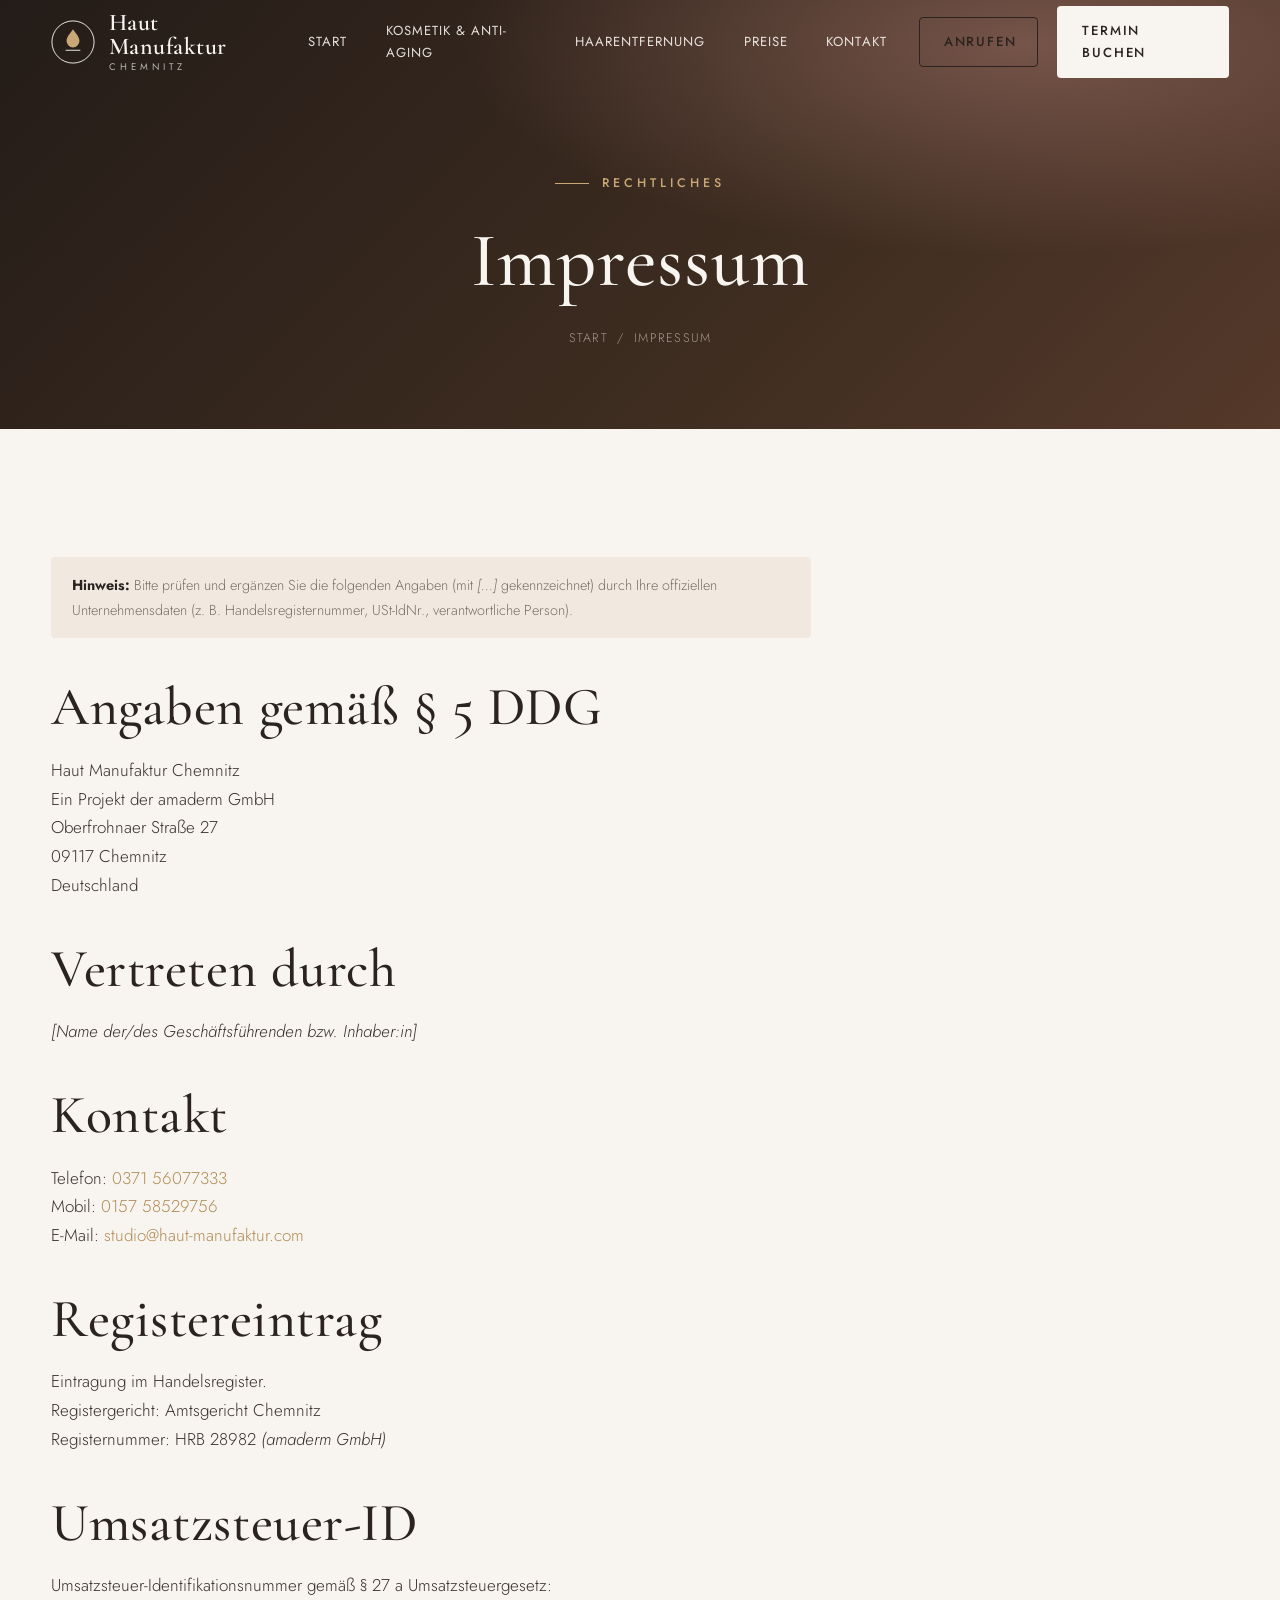
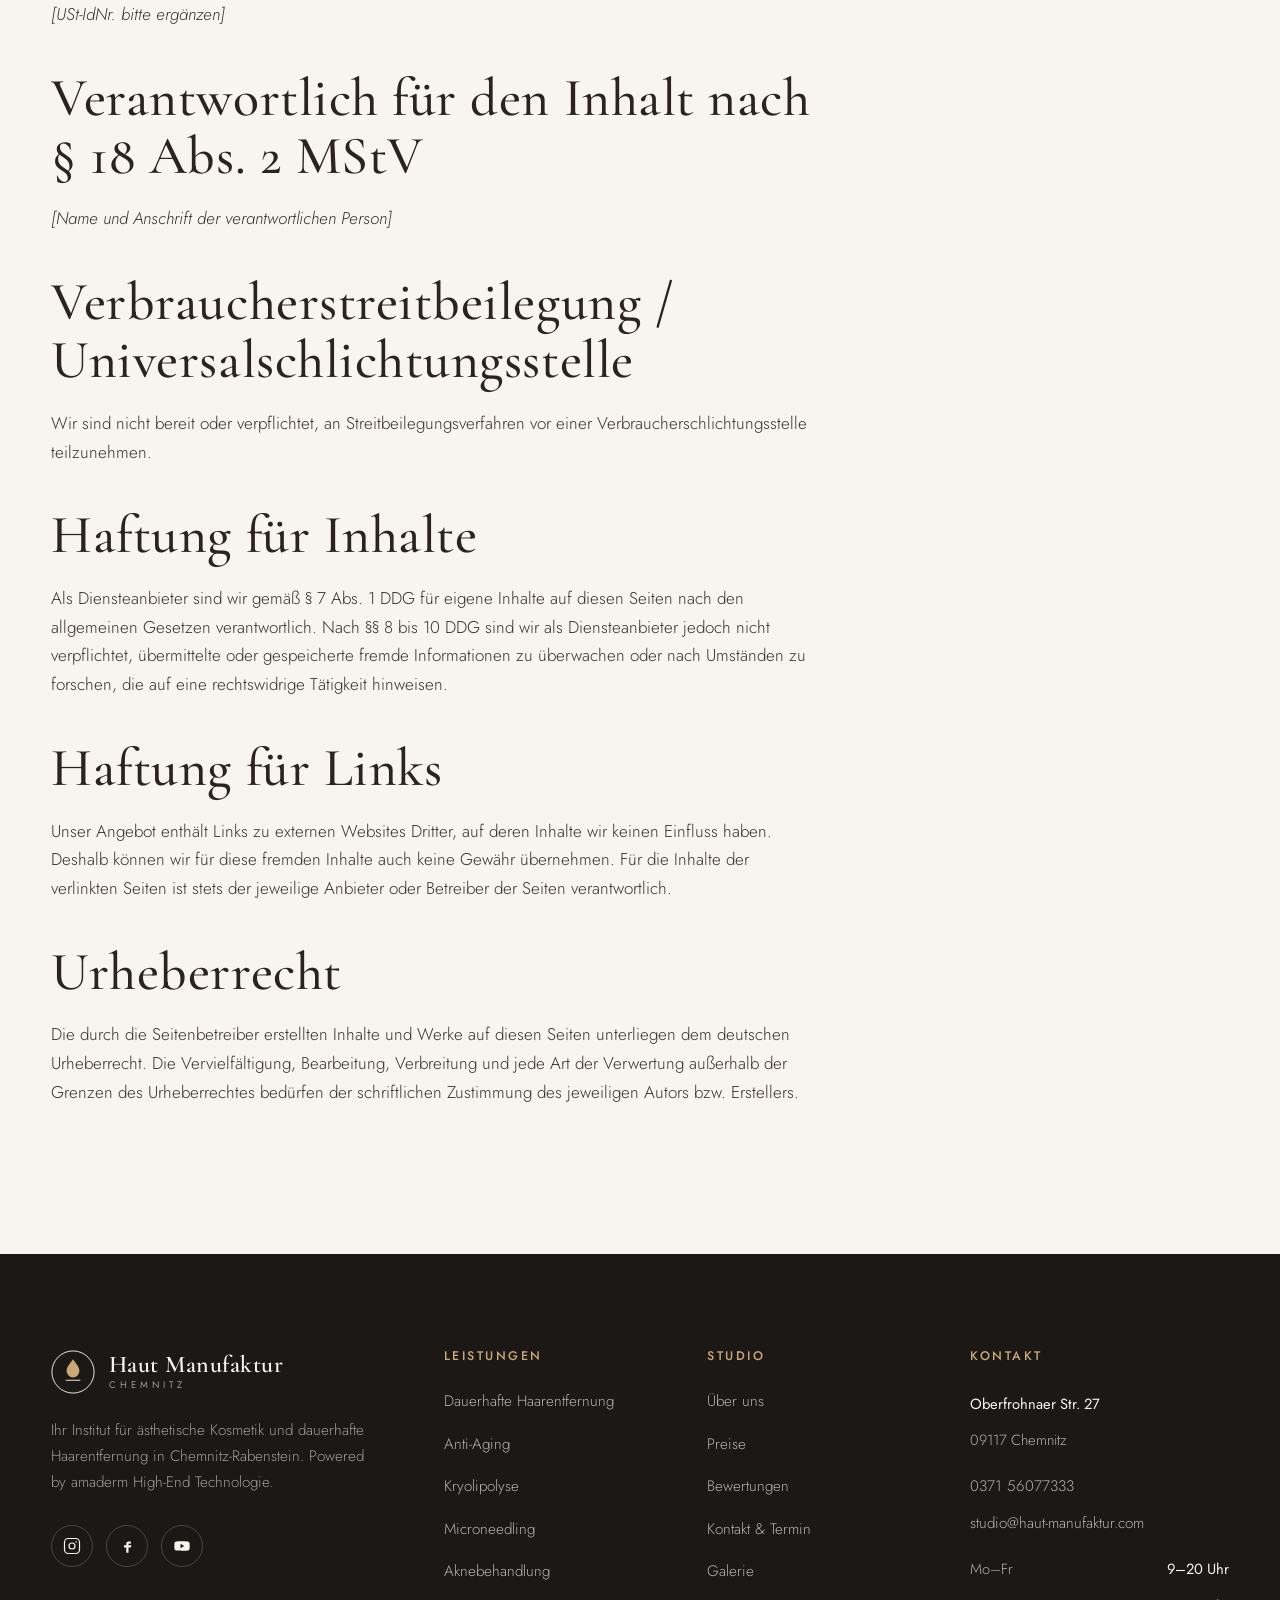
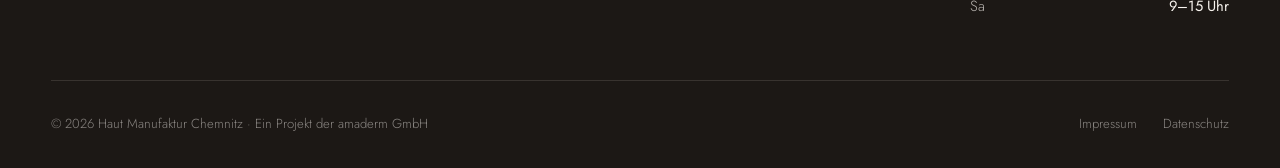
<file: impressum.html>
<!DOCTYPE html>
<html lang="de">
<head>
  <meta charset="UTF-8" />
  <meta name="viewport" content="width=device-width, initial-scale=1.0" />
  <title>Impressum · Haut Manufaktur Chemnitz</title>
  <meta name="description" content="Impressum der Haut Manufaktur Chemnitz." />
  <meta name="robots" content="noindex" />
  <link rel="icon" type="image/svg+xml" href="assets/favicon.svg" />
  <link rel="preconnect" href="https://fonts.googleapis.com" />
  <link rel="preconnect" href="https://fonts.gstatic.com" crossorigin />
  <link href="https://fonts.googleapis.com/css2?family=Cormorant+Garamond:ital,wght@0,400;0,500;0,600;1,400;1,500&family=Jost:wght@300;400;500&display=swap" rel="stylesheet" />
  <link rel="stylesheet" href="css/styles.css" />
</head>
<body>

  <header class="header light-nav">
    <div class="container">
      <a href="index.html" class="logo" aria-label="Haut Manufaktur Chemnitz Startseite">
        <svg class="logo__mark" viewBox="0 0 48 48" fill="none" aria-hidden="true"><circle cx="24" cy="24" r="23" stroke="currentColor" stroke-width="1"/><path d="M24 10c-3.5 5-7 8.2-7 13a7 7 0 0 0 14 0c0-4.8-3.5-8-7-13z" fill="#C9A876"/><path d="M16 33h16" stroke="currentColor" stroke-width="1"/></svg>
        <span class="logo__text"><b>Haut Manufaktur</b><span>Chemnitz</span></span>
      </a>
      <nav class="nav" aria-label="Hauptnavigation">
        <a href="index.html">Start</a>
        <a href="kosmetik.html">Kosmetik &amp; Anti-Aging</a>
        <a href="haarentfernung.html">Haarentfernung</a>
        <a href="preise.html">Preise</a>
        <a href="kontakt.html">Kontakt</a>
      </nav>
      <div class="header__cta">
        <a href="tel:+4915758529756" class="btn btn-outline">Anrufen</a>
        <a href="kontakt.html" class="btn btn-primary">Termin buchen</a>
        <button class="burger" aria-label="Menü öffnen"><span></span><span></span><span></span></button>
      </div>
    </div>
  </header>
  <div class="mobile-nav">
    <a href="index.html">Start</a>
    <a href="kosmetik.html">Kosmetik &amp; Anti-Aging</a>
    <a href="haarentfernung.html">Haarentfernung</a>
    <a href="preise.html">Preise</a>
    <a href="kontakt.html">Kontakt</a>
    <a href="kontakt.html" class="btn btn-primary">Termin buchen</a>
  </div>

  <section class="page-hero">
    <div class="container page-hero__inner">
      <span class="eyebrow">Rechtliches</span>
      <h1>Impressum</h1>
      <div class="breadcrumb"><a href="index.html">Start</a> / <span>Impressum</span></div>
    </div>
  </section>

  <section class="section-pad">
    <div class="container">
      <div class="prose reveal">
        <p style="background:var(--cream-2);padding:1rem 1.3rem;border-radius:var(--radius);font-size:0.9rem;color:var(--muted)">
          <strong style="color:var(--espresso)">Hinweis:</strong> Bitte prüfen und ergänzen Sie die folgenden Angaben (mit <em>[…]</em> gekennzeichnet) durch Ihre offiziellen Unternehmensdaten (z.&nbsp;B. Handelsregisternummer, USt-IdNr., verantwortliche Person).
        </p>

        <h2>Angaben gemäß § 5 DDG</h2>
        <p>
          Haut Manufaktur Chemnitz<br />
          Ein Projekt der amaderm GmbH<br />
          Oberfrohnaer Straße 27<br />
          09117 Chemnitz<br />
          Deutschland
        </p>

        <h2>Vertreten durch</h2>
        <p><em>[Name der/des Geschäftsführenden bzw. Inhaber:in]</em></p>

        <h2>Kontakt</h2>
        <p>
          Telefon: <a href="tel:+4937156077333" style="color:var(--gold)">0371 56077333</a><br />
          Mobil: <a href="tel:+4915758529756" style="color:var(--gold)">0157 58529756</a><br />
          E-Mail: <a href="mailto:studio@haut-manufaktur.com" style="color:var(--gold)">studio@haut-manufaktur.com</a>
        </p>

        <h2>Registereintrag</h2>
        <p>
          Eintragung im Handelsregister.<br />
          Registergericht: Amtsgericht Chemnitz<br />
          Registernummer: HRB 28982 <em>(amaderm GmbH)</em>
        </p>

        <h2>Umsatzsteuer-ID</h2>
        <p>Umsatzsteuer-Identifikationsnummer gemäß § 27 a Umsatzsteuergesetz:<br /><em>[USt-IdNr. bitte ergänzen]</em></p>

        <h2>Verantwortlich für den Inhalt nach § 18 Abs. 2 MStV</h2>
        <p><em>[Name und Anschrift der verantwortlichen Person]</em></p>

        <h2>Verbraucherstreitbeilegung / Universalschlichtungsstelle</h2>
        <p>Wir sind nicht bereit oder verpflichtet, an Streitbeilegungsverfahren vor einer Verbraucherschlichtungsstelle teilzunehmen.</p>

        <h2>Haftung für Inhalte</h2>
        <p>Als Diensteanbieter sind wir gemäß § 7 Abs. 1 DDG für eigene Inhalte auf diesen Seiten nach den allgemeinen Gesetzen verantwortlich. Nach §§ 8 bis 10 DDG sind wir als Diensteanbieter jedoch nicht verpflichtet, übermittelte oder gespeicherte fremde Informationen zu überwachen oder nach Umständen zu forschen, die auf eine rechtswidrige Tätigkeit hinweisen.</p>

        <h2>Haftung für Links</h2>
        <p>Unser Angebot enthält Links zu externen Websites Dritter, auf deren Inhalte wir keinen Einfluss haben. Deshalb können wir für diese fremden Inhalte auch keine Gewähr übernehmen. Für die Inhalte der verlinkten Seiten ist stets der jeweilige Anbieter oder Betreiber der Seiten verantwortlich.</p>

        <h2>Urheberrecht</h2>
        <p>Die durch die Seitenbetreiber erstellten Inhalte und Werke auf diesen Seiten unterliegen dem deutschen Urheberrecht. Die Vervielfältigung, Bearbeitung, Verbreitung und jede Art der Verwertung außerhalb der Grenzen des Urheberrechtes bedürfen der schriftlichen Zustimmung des jeweiligen Autors bzw. Erstellers.</p>
      </div>
    </div>
  </section>

  <footer class="footer">
    <div class="container">
      <div class="footer__grid">
        <div class="footer__brand">
          <a href="index.html" class="logo"><svg class="logo__mark" viewBox="0 0 48 48" fill="none" aria-hidden="true"><circle cx="24" cy="24" r="23" stroke="currentColor" stroke-width="1"/><path d="M24 10c-3.5 5-7 8.2-7 13a7 7 0 0 0 14 0c0-4.8-3.5-8-7-13z" fill="#C9A876"/><path d="M16 33h16" stroke="currentColor" stroke-width="1"/></svg><span class="logo__text"><b>Haut Manufaktur</b><span>Chemnitz</span></span></a>
          <p>Ihr Institut für ästhetische Kosmetik und dauerhafte Haarentfernung in Chemnitz-Rabenstein. Powered by amaderm High-End Technologie.</p>
          <div class="footer__socials">
            <a href="https://www.instagram.com/haut_manufaktur/" target="_blank" rel="noopener" aria-label="Instagram"><svg viewBox="0 0 24 24" fill="none" stroke="currentColor" stroke-width="1.6"><rect x="2" y="2" width="20" height="20" rx="5"/><circle cx="12" cy="12" r="4"/><circle cx="17.5" cy="6.5" r="1" fill="currentColor" stroke="none"/></svg></a>
            <a href="https://www.facebook.com/HautManufaktur/" target="_blank" rel="noopener" aria-label="Facebook"><svg viewBox="0 0 24 24" fill="currentColor"><path d="M14 9h3V6h-3c-1.7 0-3 1.3-3 3v2H8v3h3v7h3v-7h3l1-3h-4V9c0-.6.4-1 1-1z"/></svg></a>
            <a href="https://www.youtube.com/@hautmanufakturchemnitz1699" target="_blank" rel="noopener" aria-label="YouTube"><svg viewBox="0 0 24 24" fill="currentColor"><path d="M22 8a3 3 0 0 0-2-2c-1.8-.5-8-.5-8-.5s-6.2 0-8 .5a3 3 0 0 0-2 2 31 31 0 0 0 0 8 3 3 0 0 0 2 2c1.8.5 8 .5 8 .5s6.2 0 8-.5a3 3 0 0 0 2-2 31 31 0 0 0 0-8zM10 15V9l5 3z"/></svg></a>
          </div>
        </div>
        <div class="footer__col"><h4>Leistungen</h4><ul>
          <li><a href="haarentfernung.html">Dauerhafte Haarentfernung</a></li>
          <li><a href="kosmetik.html#anti-aging">Anti-Aging</a></li>
          <li><a href="kosmetik.html#kryolipolyse">Kryolipolyse</a></li>
          <li><a href="kosmetik.html#microneedling">Microneedling</a></li>
          <li><a href="kosmetik.html#akne">Aknebehandlung</a></li>
        </ul></div>
        <div class="footer__col"><h4>Studio</h4><ul>
          <li><a href="index.html#ueber-uns">Über uns</a></li>
          <li><a href="preise.html">Preise</a></li>
          <li><a href="index.html#bewertungen">Bewertungen</a></li>
          <li><a href="kontakt.html">Kontakt &amp; Termin</a></li>
          <li><a href="index.html#galerie">Galerie</a></li>
        </ul></div>
        <div class="footer__col"><h4>Kontakt</h4><div class="footer__hours">
          <span><b>Oberfrohnaer Str. 27</b></span>
          <span>09117 Chemnitz</span>
          <span style="margin-top:0.6rem"><a href="tel:+4937156077333">0371 56077333</a></span>
          <span><a href="mailto:studio@haut-manufaktur.com">studio@haut-manufaktur.com</a></span>
          <span style="margin-top:0.6rem">Mo–Fr <b>9–20 Uhr</b></span>
          <span>Sa <b>9–15 Uhr</b></span>
        </div></div>
      </div>
      <div class="footer__bottom">
        <p>© <span data-year>2026</span> Haut Manufaktur Chemnitz · Ein Projekt der amaderm GmbH</p>
        <nav><a href="impressum.html">Impressum</a><a href="datenschutz.html">Datenschutz</a></nav>
      </div>
    </div>
  </footer>
  <script src="js/main.js"></script>
</body>
</html>
</file>
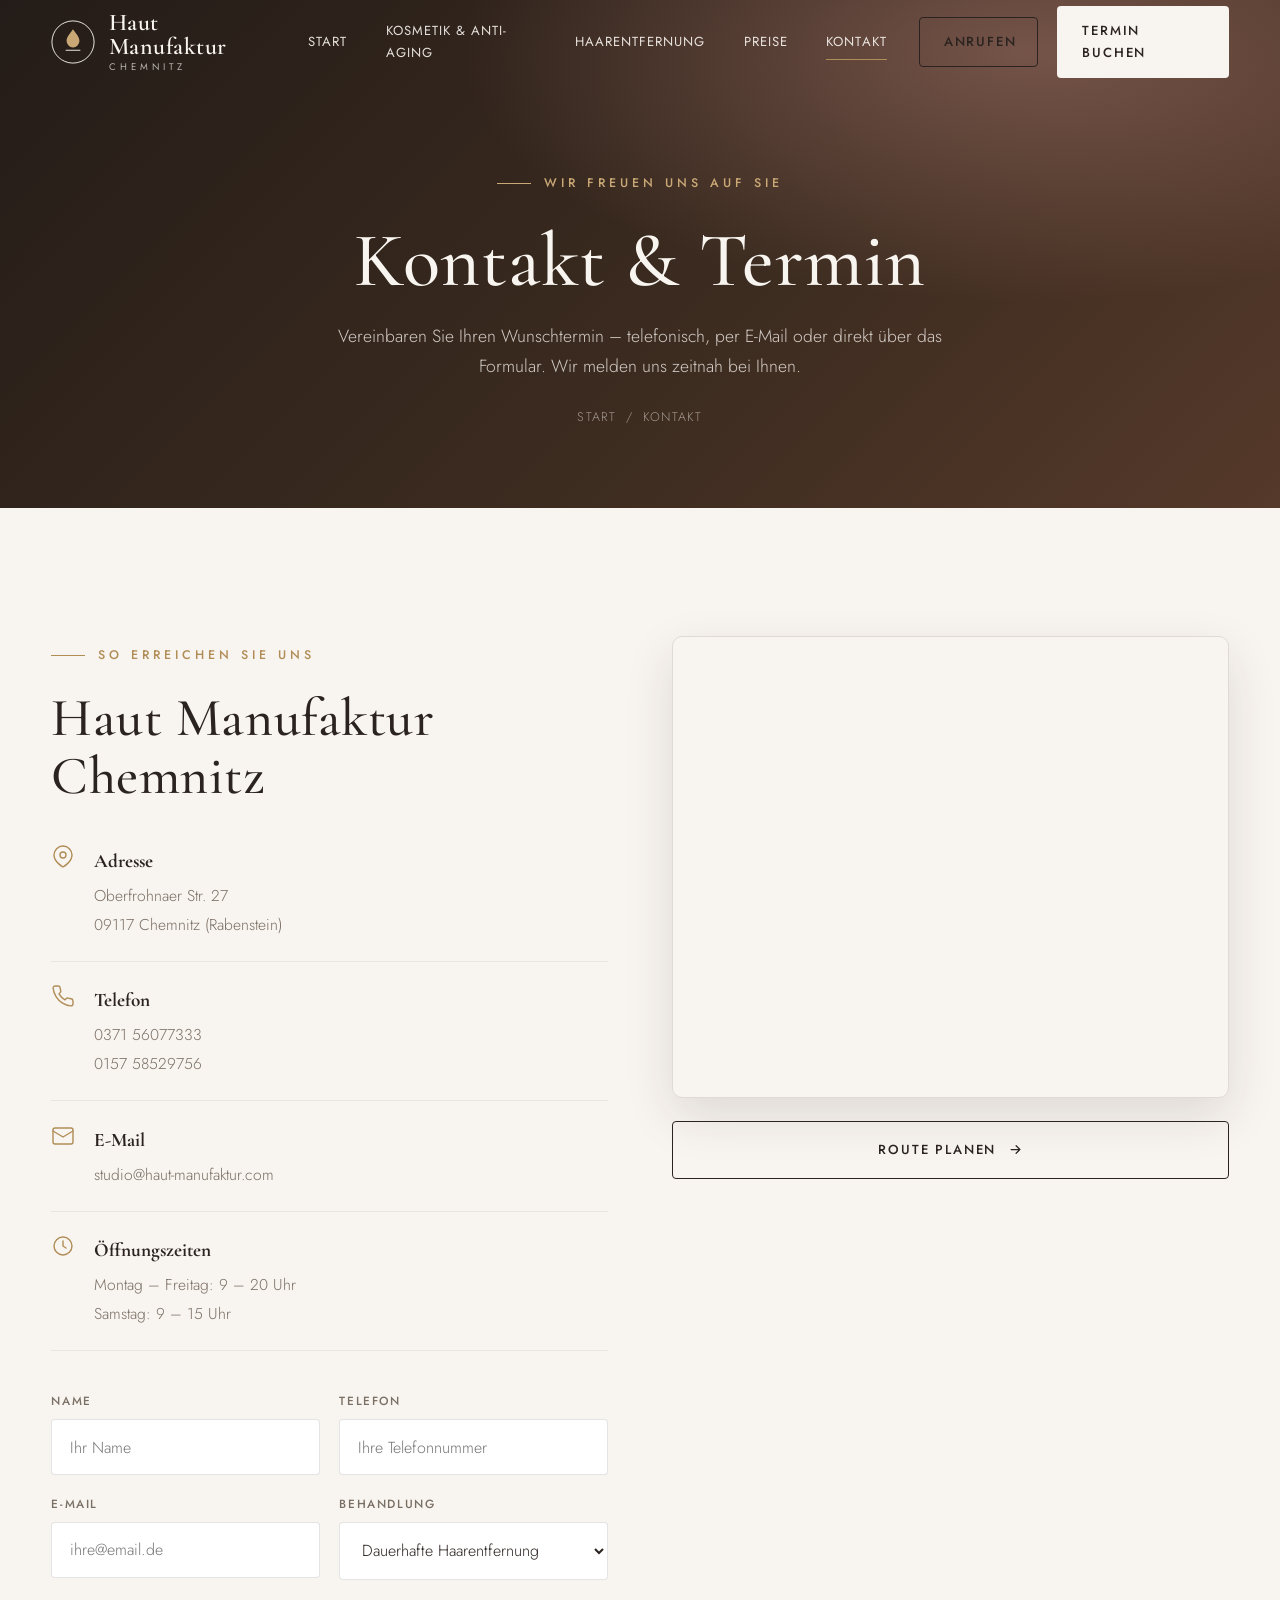
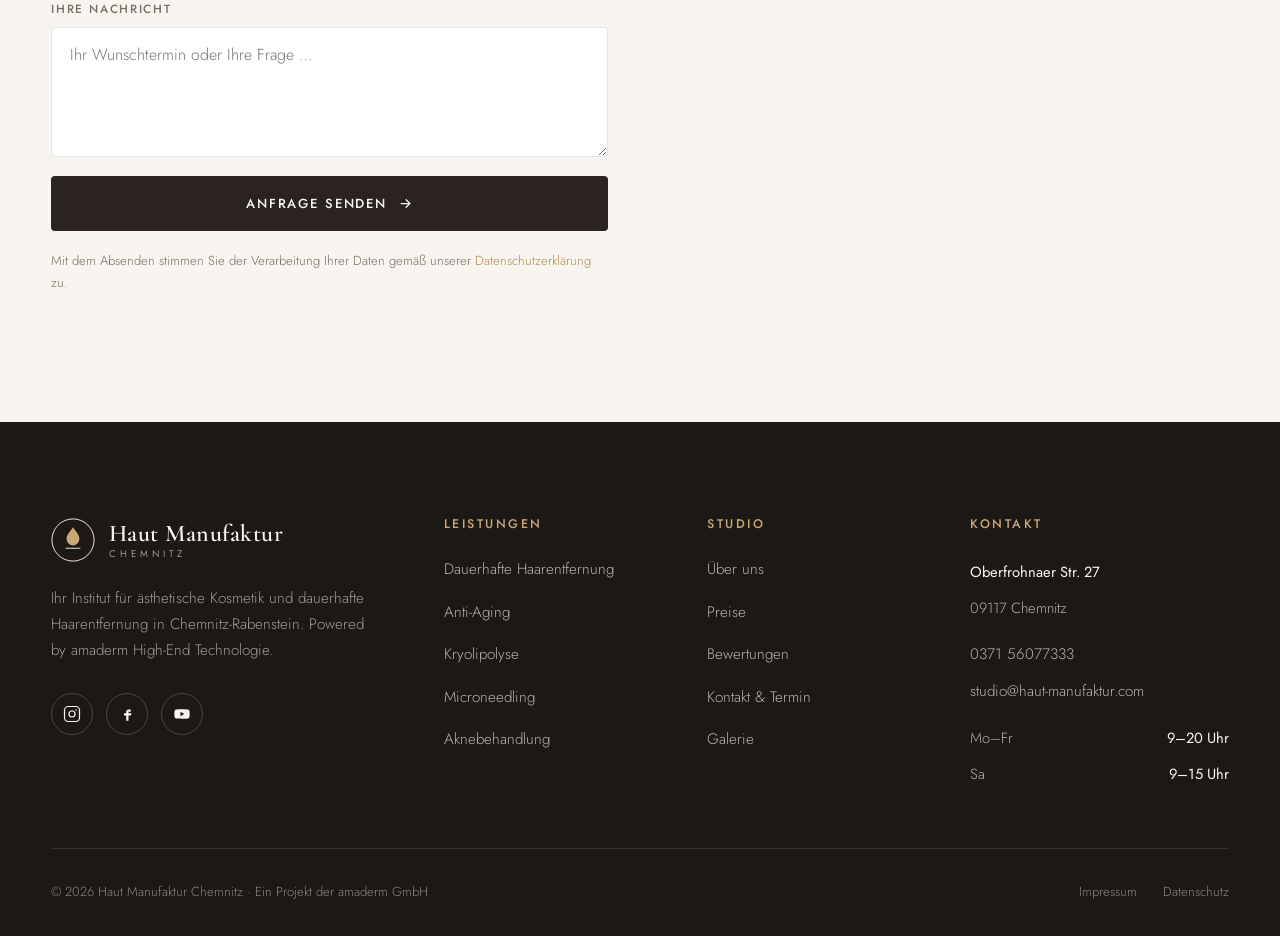
<file: kontakt.html>
<!DOCTYPE html>
<html lang="de">
<head>
  <meta charset="UTF-8" />
  <meta name="viewport" content="width=device-width, initial-scale=1.0" />
  <title>Kontakt & Termin · Haut Manufaktur Chemnitz</title>
  <meta name="description" content="Vereinbaren Sie Ihren Termin in der Haut Manufaktur Chemnitz. Oberfrohnaer Str. 27, 09117 Chemnitz · 0371 56077333 · studio@haut-manufaktur.com" />
  <link rel="icon" type="image/svg+xml" href="assets/favicon.svg" />
  <link rel="preconnect" href="https://fonts.googleapis.com" />
  <link rel="preconnect" href="https://fonts.gstatic.com" crossorigin />
  <link href="https://fonts.googleapis.com/css2?family=Cormorant+Garamond:ital,wght@0,400;0,500;0,600;1,400;1,500&family=Jost:wght@300;400;500&display=swap" rel="stylesheet" />
  <link rel="stylesheet" href="css/styles.css" />
</head>
<body>

  <header class="header light-nav">
    <div class="container">
      <a href="index.html" class="logo" aria-label="Haut Manufaktur Chemnitz Startseite">
        <svg class="logo__mark" viewBox="0 0 48 48" fill="none" aria-hidden="true"><circle cx="24" cy="24" r="23" stroke="currentColor" stroke-width="1"/><path d="M24 10c-3.5 5-7 8.2-7 13a7 7 0 0 0 14 0c0-4.8-3.5-8-7-13z" fill="#C9A876"/><path d="M16 33h16" stroke="currentColor" stroke-width="1"/></svg>
        <span class="logo__text"><b>Haut Manufaktur</b><span>Chemnitz</span></span>
      </a>
      <nav class="nav" aria-label="Hauptnavigation">
        <a href="index.html">Start</a>
        <a href="kosmetik.html">Kosmetik &amp; Anti-Aging</a>
        <a href="haarentfernung.html">Haarentfernung</a>
        <a href="preise.html">Preise</a>
        <a href="kontakt.html" class="active">Kontakt</a>
      </nav>
      <div class="header__cta">
        <a href="tel:+4915758529756" class="btn btn-outline">Anrufen</a>
        <a href="#termin" class="btn btn-primary">Termin buchen</a>
        <button class="burger" aria-label="Menü öffnen"><span></span><span></span><span></span></button>
      </div>
    </div>
  </header>
  <div class="mobile-nav">
    <a href="index.html">Start</a>
    <a href="kosmetik.html">Kosmetik &amp; Anti-Aging</a>
    <a href="haarentfernung.html">Haarentfernung</a>
    <a href="preise.html">Preise</a>
    <a href="kontakt.html">Kontakt</a>
    <a href="#termin" class="btn btn-primary">Termin buchen</a>
  </div>

  <section class="page-hero">
    <div class="container page-hero__inner">
      <span class="eyebrow">Wir freuen uns auf Sie</span>
      <h1>Kontakt &amp; Termin</h1>
      <p>Vereinbaren Sie Ihren Wunschtermin – telefonisch, per E-Mail oder direkt über das Formular. Wir melden uns zeitnah bei Ihnen.</p>
      <div class="breadcrumb"><a href="index.html">Start</a> / <span>Kontakt</span></div>
    </div>
  </section>

  <section class="section-pad" id="termin">
    <div class="container">
      <div class="contact__grid">
        <!-- Info + Form -->
        <div class="reveal">
          <span class="eyebrow">So erreichen Sie uns</span>
          <h2 style="margin:1.4rem 0 0">Haut Manufaktur Chemnitz</h2>
          <div class="contact__info">
            <div class="contact__row">
              <svg viewBox="0 0 24 24" fill="none" stroke="currentColor"><path d="M21 10c0 7-9 12-9 12s-9-5-9-12a9 9 0 0 1 18 0z" stroke-linecap="round" stroke-linejoin="round"/><circle cx="12" cy="10" r="3"/></svg>
              <div><b>Adresse</b><span>Oberfrohnaer Str. 27<br />09117 Chemnitz (Rabenstein)</span></div>
            </div>
            <div class="contact__row">
              <svg viewBox="0 0 24 24" fill="none" stroke="currentColor"><path d="M22 16.9v3a2 2 0 0 1-2.2 2 19.8 19.8 0 0 1-8.6-3.1 19.5 19.5 0 0 1-6-6 19.8 19.8 0 0 1-3.1-8.7A2 2 0 0 1 4.1 2h3a2 2 0 0 1 2 1.7c.1 1 .3 1.9.6 2.8a2 2 0 0 1-.5 2.1L8 9.9a16 16 0 0 0 6 6l1.3-1.3a2 2 0 0 1 2.1-.4c.9.3 1.8.5 2.8.6a2 2 0 0 1 1.7 2z" stroke-linecap="round" stroke-linejoin="round"/></svg>
              <div><b>Telefon</b><span><a href="tel:+4937156077333">0371 56077333</a><br /><a href="tel:+4915758529756">0157 58529756</a></span></div>
            </div>
            <div class="contact__row">
              <svg viewBox="0 0 24 24" fill="none" stroke="currentColor"><rect x="2" y="4" width="20" height="16" rx="2"/><path d="m22 7-10 6L2 7" stroke-linecap="round" stroke-linejoin="round"/></svg>
              <div><b>E-Mail</b><span><a href="mailto:studio@haut-manufaktur.com">studio@haut-manufaktur.com</a></span></div>
            </div>
            <div class="contact__row">
              <svg viewBox="0 0 24 24" fill="none" stroke="currentColor"><circle cx="12" cy="12" r="9"/><path d="M12 7v5l3 2" stroke-linecap="round" stroke-linejoin="round"/></svg>
              <div><b>Öffnungszeiten</b><span>Montag – Freitag: 9 – 20 Uhr<br />Samstag: 9 – 15 Uhr</span></div>
            </div>
          </div>

          <form class="form" data-demo>
            <div class="form__row">
              <div class="field"><label for="name">Name</label><input type="text" id="name" name="name" required placeholder="Ihr Name" /></div>
              <div class="field"><label for="phone">Telefon</label><input type="tel" id="phone" name="phone" placeholder="Ihre Telefonnummer" /></div>
            </div>
            <div class="form__row">
              <div class="field"><label for="email">E-Mail</label><input type="email" id="email" name="email" required placeholder="ihre@email.de" /></div>
              <div class="field"><label for="service">Behandlung</label>
                <select id="service" name="service">
                  <option>Dauerhafte Haarentfernung</option>
                  <option>Anti-Aging / Radiofrequenz</option>
                  <option>Kryolipolyse</option>
                  <option>Microneedling</option>
                  <option>Gesichtsbehandlung</option>
                  <option>Akne / Couperose</option>
                  <option>Beratung / Sonstiges</option>
                </select>
              </div>
            </div>
            <div class="field"><label for="message">Ihre Nachricht</label><textarea id="message" name="message" placeholder="Ihr Wunschtermin oder Ihre Frage …"></textarea></div>
            <div class="form__success">Vielen Dank für Ihre Anfrage! Wir melden uns schnellstmöglich bei Ihnen. (Hinweis: Dies ist ein Demo-Formular – bitte für eine verbindliche Anfrage anrufen oder eine E-Mail senden.)</div>
            <button type="submit" class="btn btn-primary btn-block">Anfrage senden
              <svg viewBox="0 0 24 24" fill="none" stroke="currentColor" stroke-width="2"><path d="M5 12h14M13 6l6 6-6 6" stroke-linecap="round" stroke-linejoin="round"/></svg>
            </button>
            <p class="form__note">Mit dem Absenden stimmen Sie der Verarbeitung Ihrer Daten gemäß unserer <a href="datenschutz.html" style="color:var(--gold)">Datenschutzerklärung</a> zu.</p>
          </form>
        </div>

        <!-- Map -->
        <div class="reveal d1">
          <div class="map-frame">
            <iframe
              title="Standort Haut Manufaktur Chemnitz"
              src="https://maps.google.com/maps?q=Oberfrohnaer%20Stra%C3%9Fe%2027%2C%2009117%20Chemnitz&t=&z=15&ie=UTF8&iwloc=&output=embed"
              loading="lazy" referrerpolicy="no-referrer-when-downgrade" allowfullscreen></iframe>
          </div>
          <a href="https://maps.google.com/?q=Oberfrohnaer+Straße+27,+09117+Chemnitz" target="_blank" rel="noopener" class="btn btn-outline" style="margin-top:1.4rem;width:100%;justify-content:center">Route planen
            <svg viewBox="0 0 24 24" fill="none" stroke="currentColor" stroke-width="2"><path d="M5 12h14M13 6l6 6-6 6" stroke-linecap="round" stroke-linejoin="round"/></svg>
          </a>
        </div>
      </div>
    </div>
  </section>

  <footer class="footer">
    <div class="container">
      <div class="footer__grid">
        <div class="footer__brand">
          <a href="index.html" class="logo"><svg class="logo__mark" viewBox="0 0 48 48" fill="none" aria-hidden="true"><circle cx="24" cy="24" r="23" stroke="currentColor" stroke-width="1"/><path d="M24 10c-3.5 5-7 8.2-7 13a7 7 0 0 0 14 0c0-4.8-3.5-8-7-13z" fill="#C9A876"/><path d="M16 33h16" stroke="currentColor" stroke-width="1"/></svg><span class="logo__text"><b>Haut Manufaktur</b><span>Chemnitz</span></span></a>
          <p>Ihr Institut für ästhetische Kosmetik und dauerhafte Haarentfernung in Chemnitz-Rabenstein. Powered by amaderm High-End Technologie.</p>
          <div class="footer__socials">
            <a href="https://www.instagram.com/haut_manufaktur/" target="_blank" rel="noopener" aria-label="Instagram"><svg viewBox="0 0 24 24" fill="none" stroke="currentColor" stroke-width="1.6"><rect x="2" y="2" width="20" height="20" rx="5"/><circle cx="12" cy="12" r="4"/><circle cx="17.5" cy="6.5" r="1" fill="currentColor" stroke="none"/></svg></a>
            <a href="https://www.facebook.com/HautManufaktur/" target="_blank" rel="noopener" aria-label="Facebook"><svg viewBox="0 0 24 24" fill="currentColor"><path d="M14 9h3V6h-3c-1.7 0-3 1.3-3 3v2H8v3h3v7h3v-7h3l1-3h-4V9c0-.6.4-1 1-1z"/></svg></a>
            <a href="https://www.youtube.com/@hautmanufakturchemnitz1699" target="_blank" rel="noopener" aria-label="YouTube"><svg viewBox="0 0 24 24" fill="currentColor"><path d="M22 8a3 3 0 0 0-2-2c-1.8-.5-8-.5-8-.5s-6.2 0-8 .5a3 3 0 0 0-2 2 31 31 0 0 0 0 8 3 3 0 0 0 2 2c1.8.5 8 .5 8 .5s6.2 0 8-.5a3 3 0 0 0 2-2 31 31 0 0 0 0-8zM10 15V9l5 3z"/></svg></a>
          </div>
        </div>
        <div class="footer__col"><h4>Leistungen</h4><ul>
          <li><a href="haarentfernung.html">Dauerhafte Haarentfernung</a></li>
          <li><a href="kosmetik.html#anti-aging">Anti-Aging</a></li>
          <li><a href="kosmetik.html#kryolipolyse">Kryolipolyse</a></li>
          <li><a href="kosmetik.html#microneedling">Microneedling</a></li>
          <li><a href="kosmetik.html#akne">Aknebehandlung</a></li>
        </ul></div>
        <div class="footer__col"><h4>Studio</h4><ul>
          <li><a href="index.html#ueber-uns">Über uns</a></li>
          <li><a href="preise.html">Preise</a></li>
          <li><a href="index.html#bewertungen">Bewertungen</a></li>
          <li><a href="kontakt.html">Kontakt &amp; Termin</a></li>
          <li><a href="index.html#galerie">Galerie</a></li>
        </ul></div>
        <div class="footer__col"><h4>Kontakt</h4><div class="footer__hours">
          <span><b>Oberfrohnaer Str. 27</b></span>
          <span>09117 Chemnitz</span>
          <span style="margin-top:0.6rem"><a href="tel:+4937156077333">0371 56077333</a></span>
          <span><a href="mailto:studio@haut-manufaktur.com">studio@haut-manufaktur.com</a></span>
          <span style="margin-top:0.6rem">Mo–Fr <b>9–20 Uhr</b></span>
          <span>Sa <b>9–15 Uhr</b></span>
        </div></div>
      </div>
      <div class="footer__bottom">
        <p>© <span data-year>2026</span> Haut Manufaktur Chemnitz · Ein Projekt der amaderm GmbH</p>
        <nav><a href="impressum.html">Impressum</a><a href="datenschutz.html">Datenschutz</a></nav>
      </div>
    </div>
  </footer>
  <script src="js/main.js"></script>
</body>
</html>
</file>
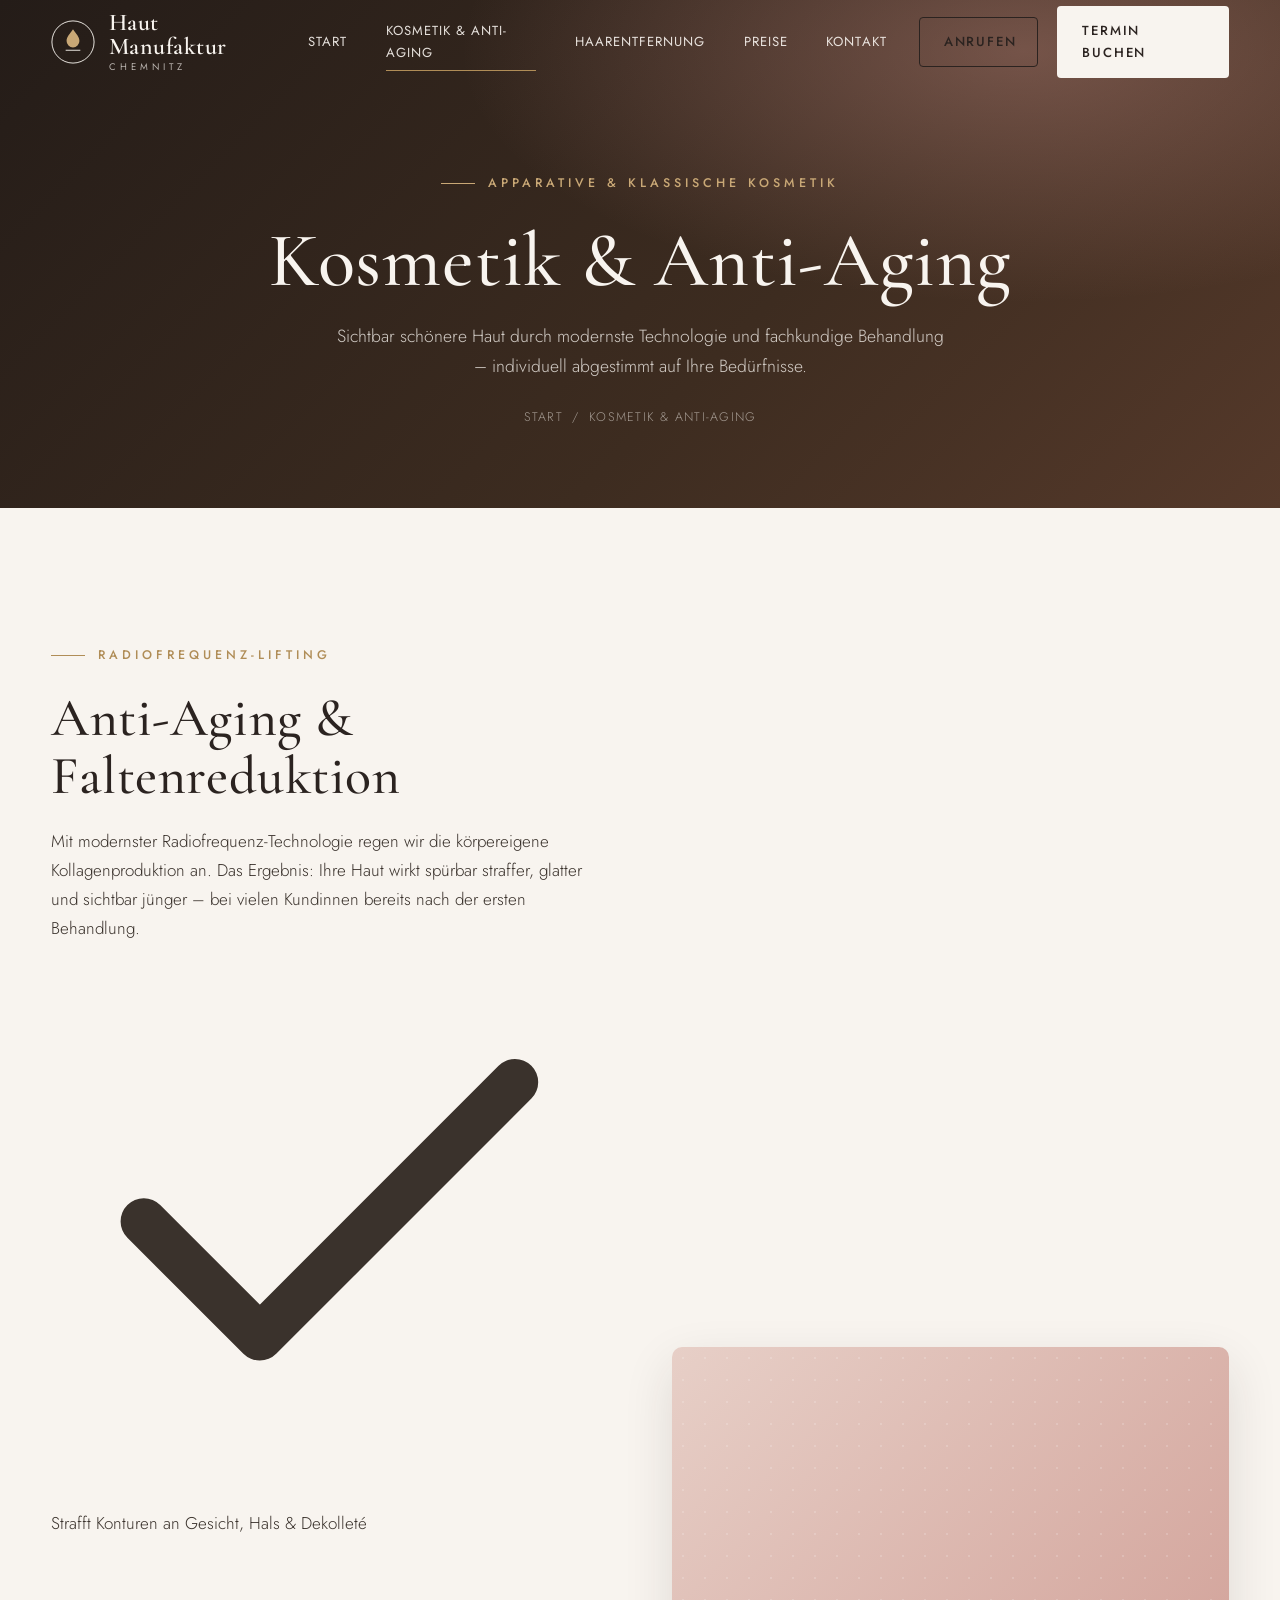
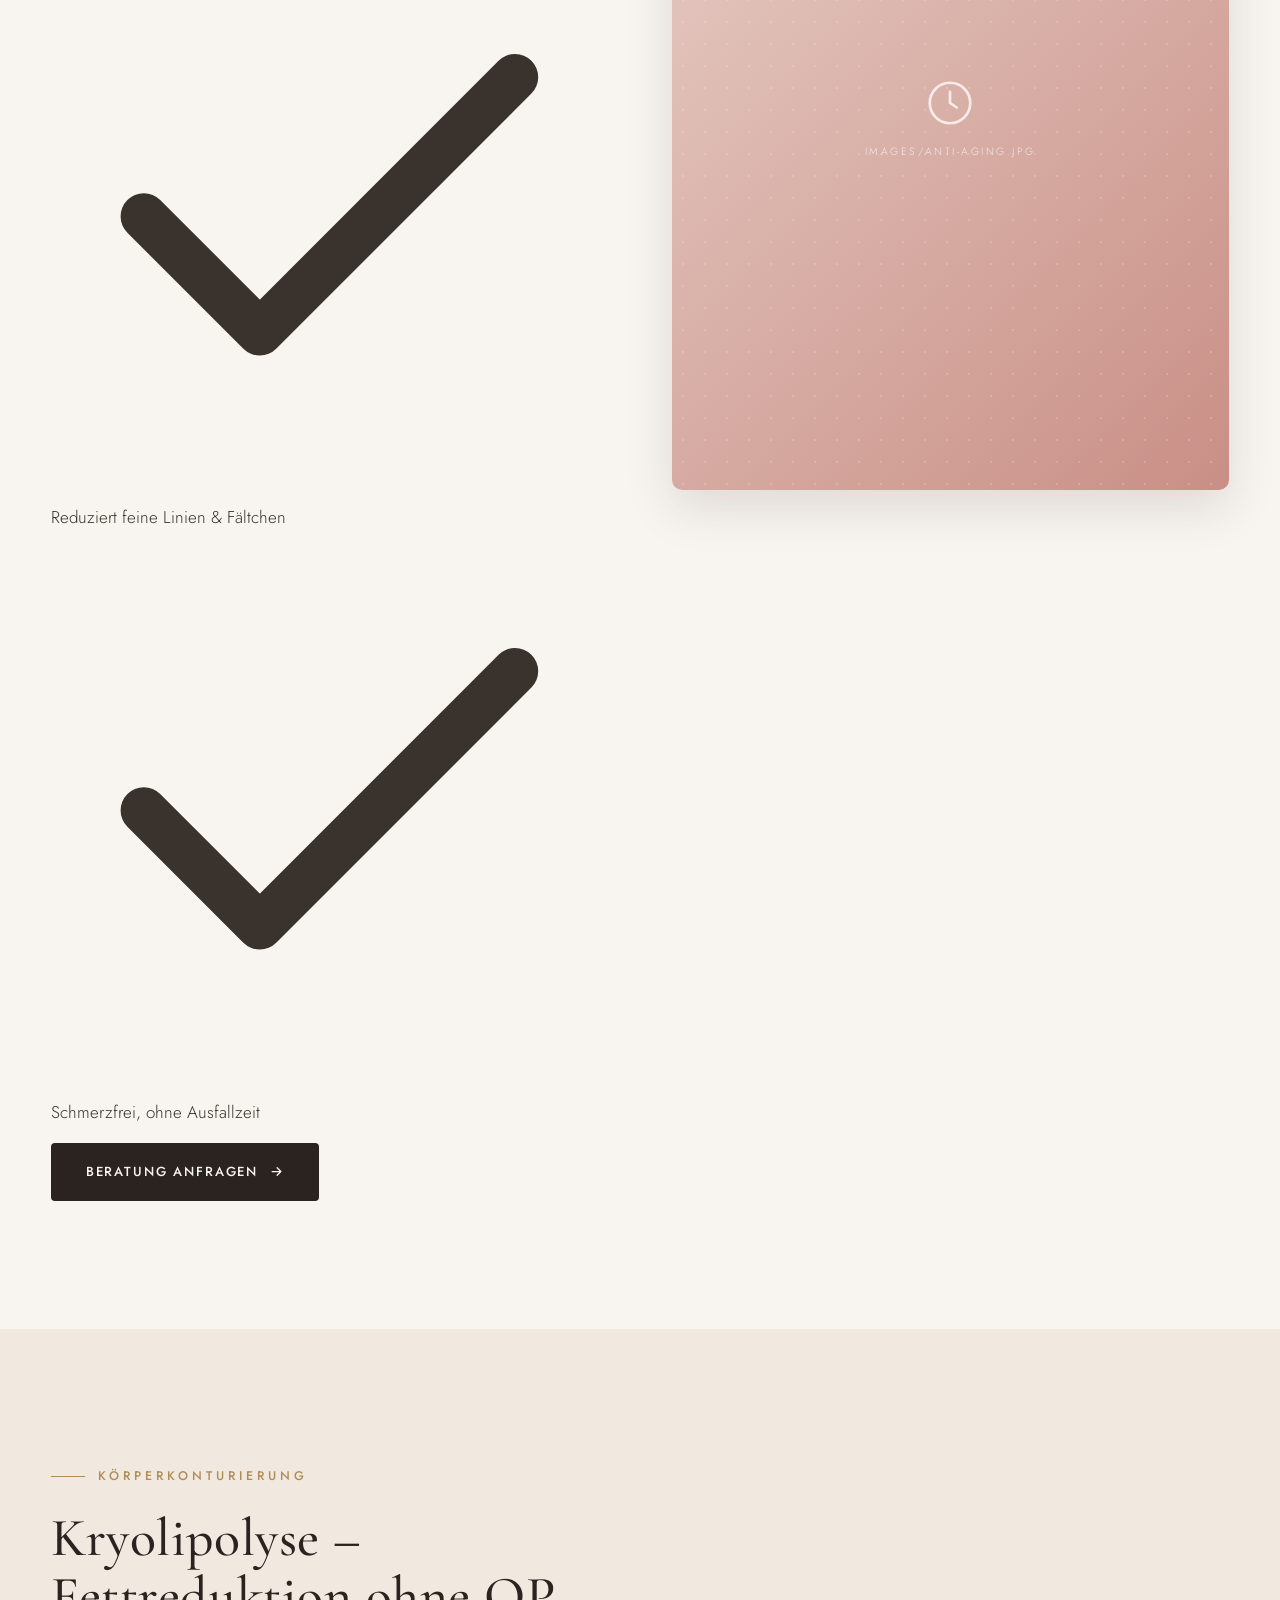
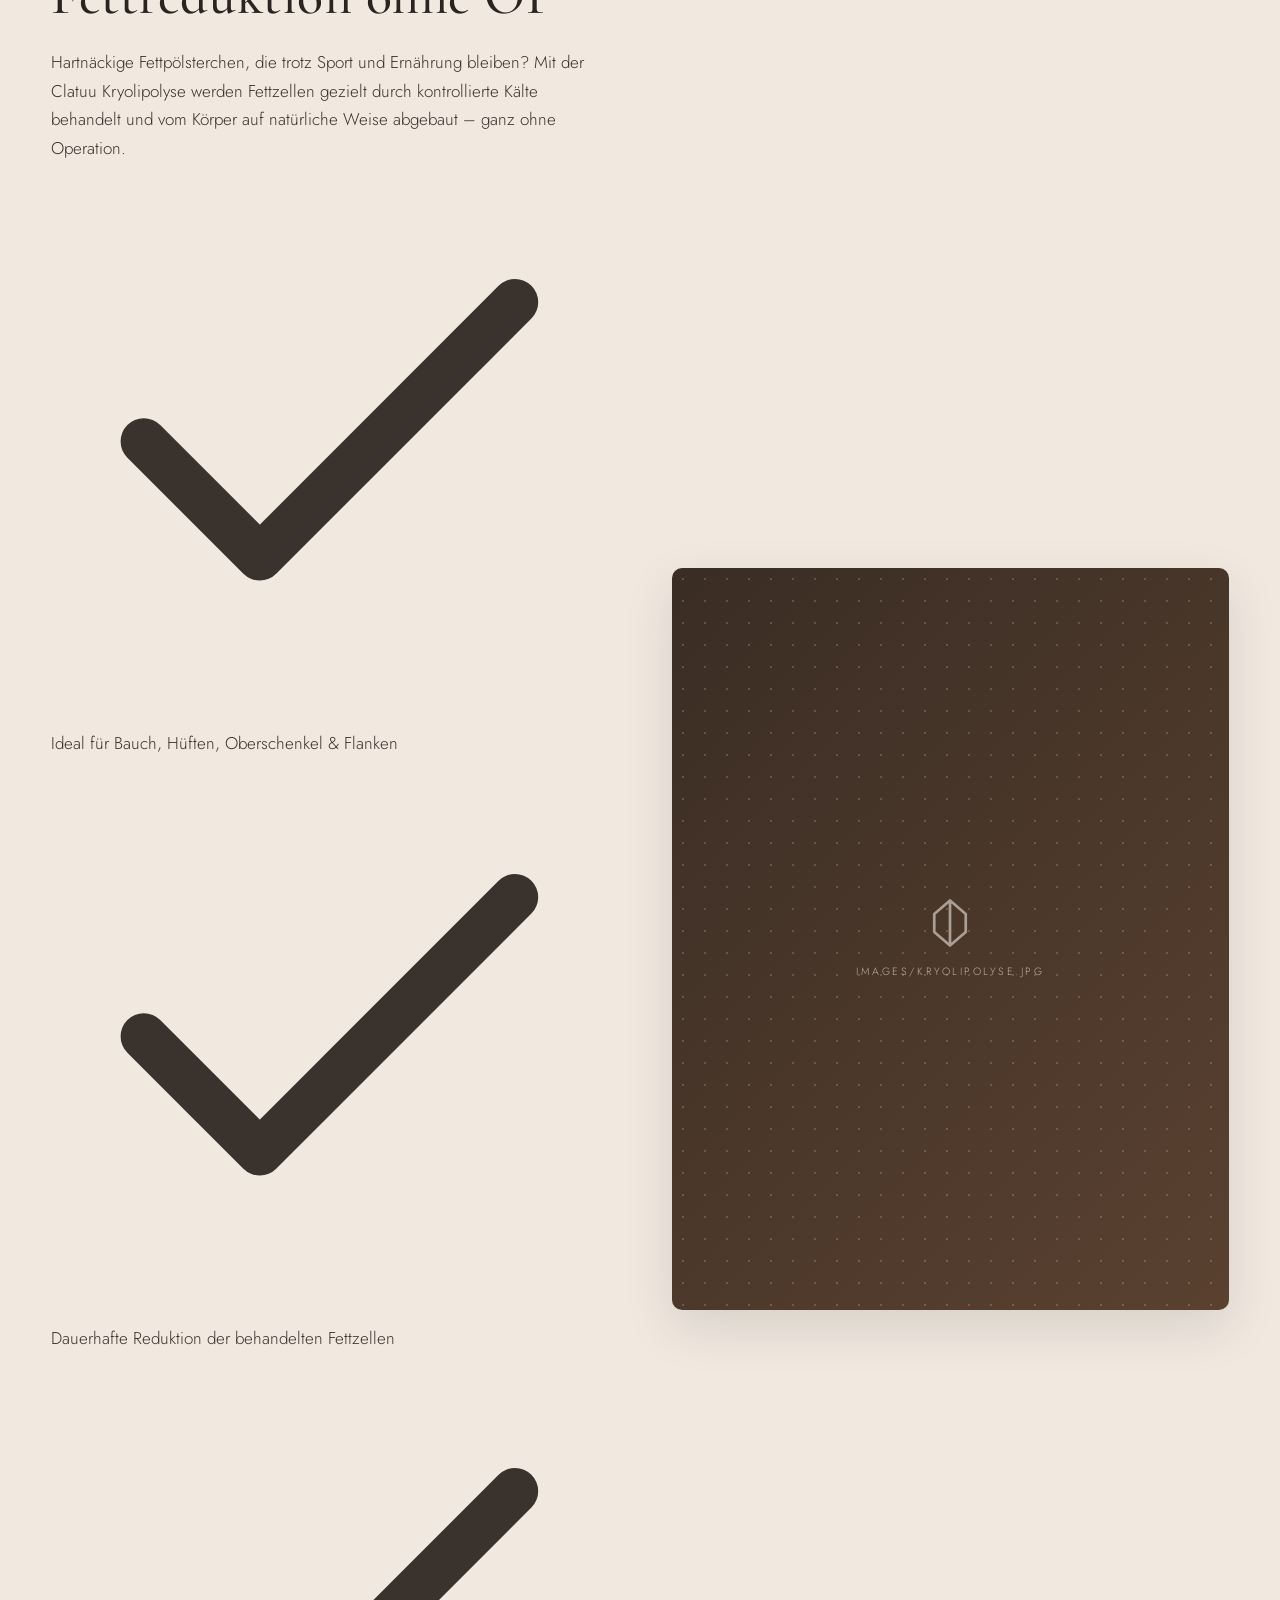
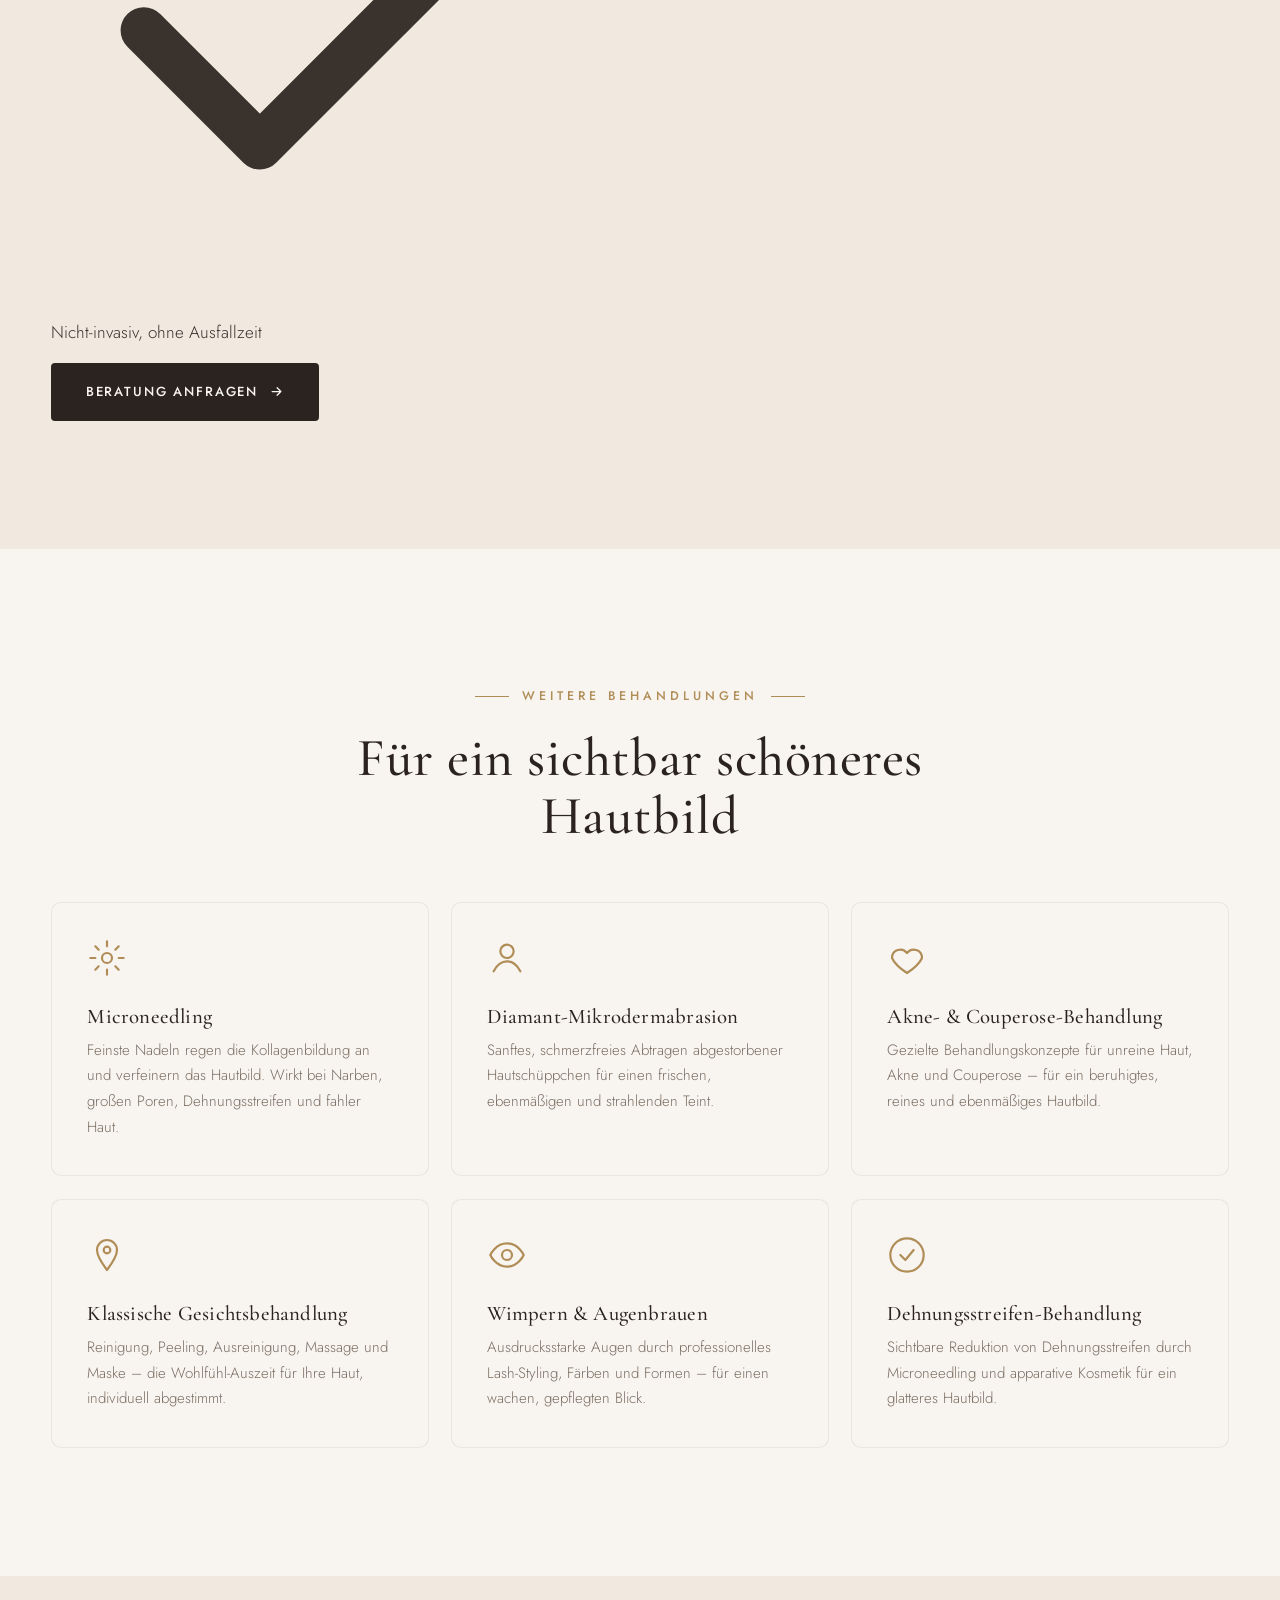
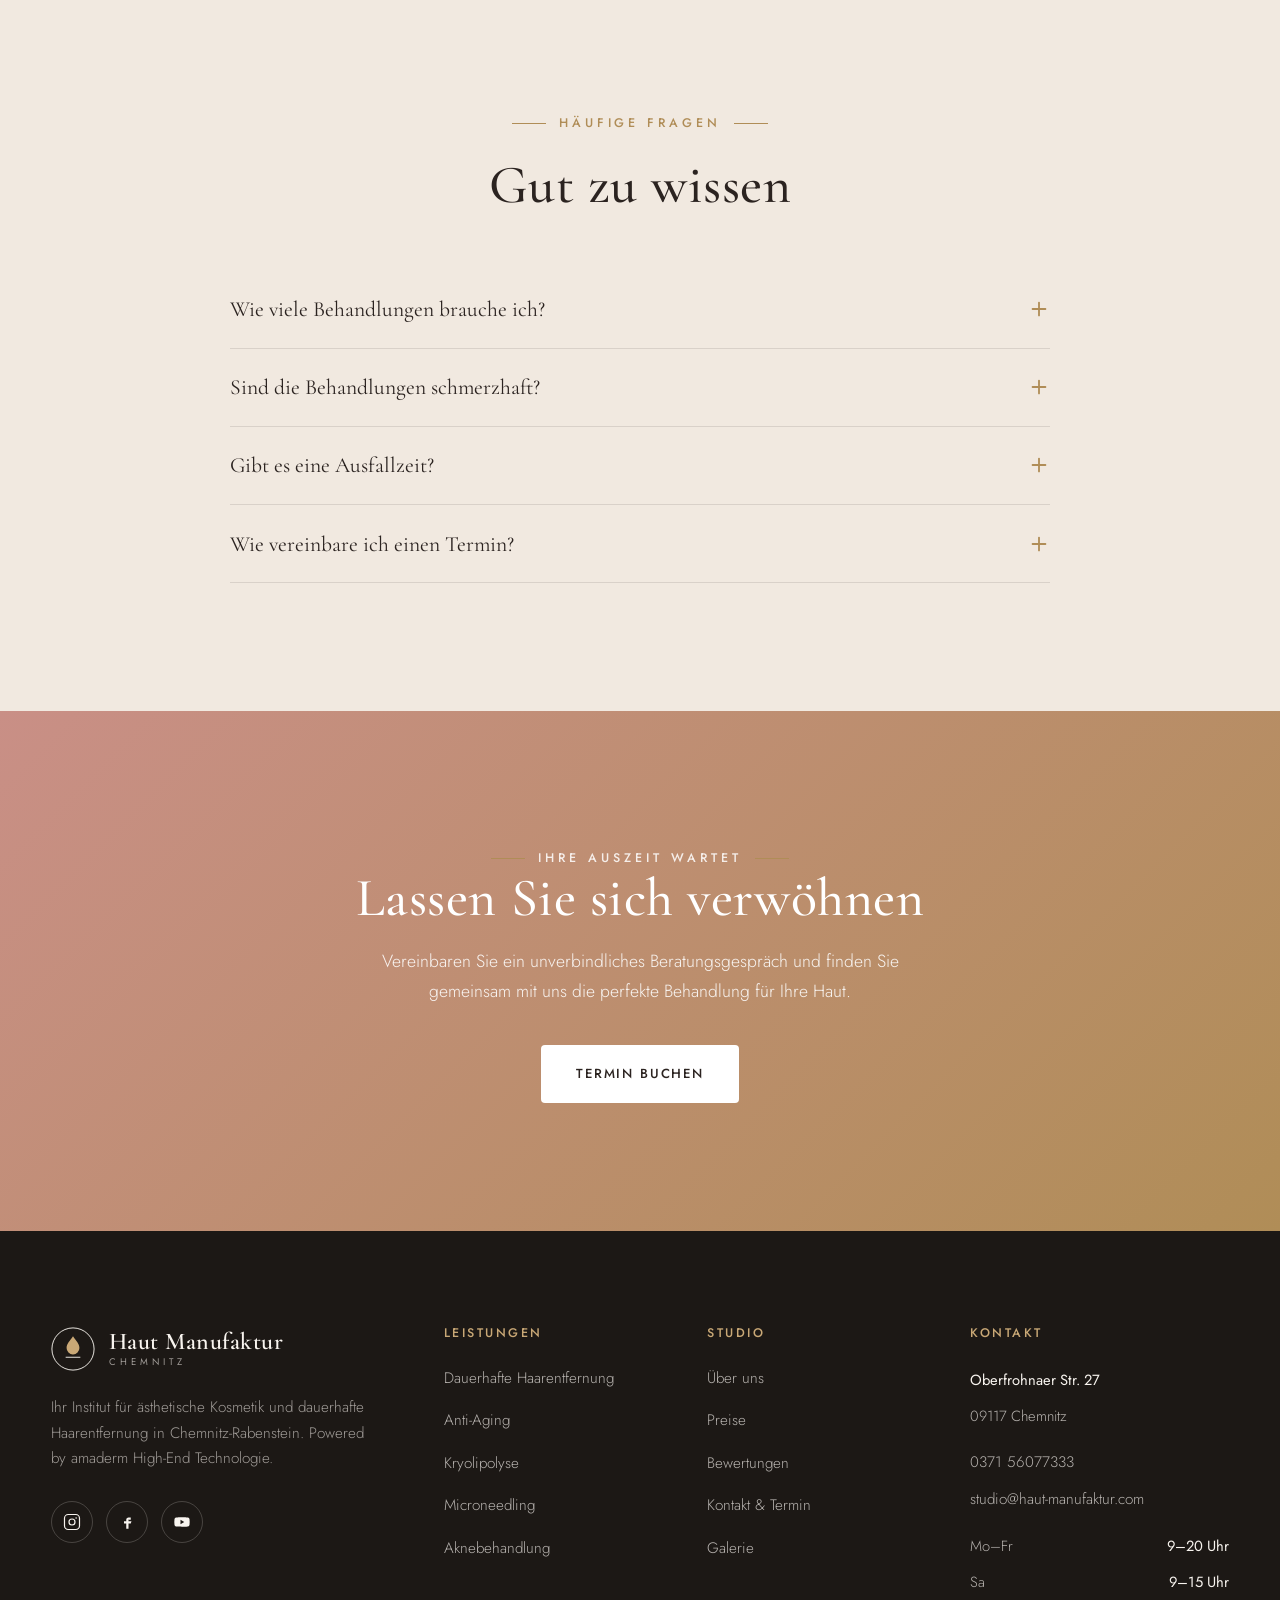
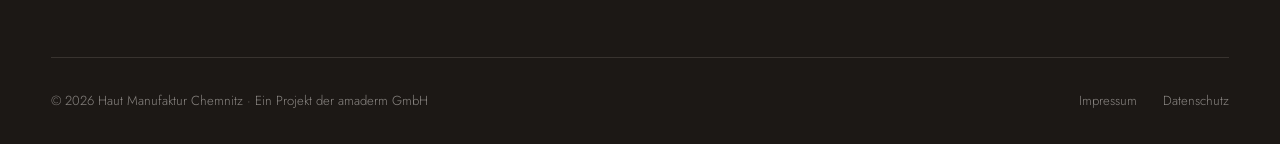
<file: kosmetik.html>
<!DOCTYPE html>
<html lang="de">
<head>
  <meta charset="UTF-8" />
  <meta name="viewport" content="width=device-width, initial-scale=1.0" />
  <title>Kosmetik & Anti-Aging Chemnitz · Haut Manufaktur</title>
  <meta name="description" content="Anti-Aging, Kryolipolyse, Microneedling, Diamant-Mikrodermabrasion & Aknebehandlung in Chemnitz. Apparative Kosmetik auf höchstem Niveau in der Haut Manufaktur." />
  <link rel="icon" type="image/svg+xml" href="assets/favicon.svg" />
  <link rel="preconnect" href="https://fonts.googleapis.com" />
  <link rel="preconnect" href="https://fonts.gstatic.com" crossorigin />
  <link href="https://fonts.googleapis.com/css2?family=Cormorant+Garamond:ital,wght@0,400;0,500;0,600;1,400;1,500&family=Jost:wght@300;400;500&display=swap" rel="stylesheet" />
  <link rel="stylesheet" href="css/styles.css" />
</head>
<body>

  <header class="header light-nav">
    <div class="container">
      <a href="index.html" class="logo" aria-label="Haut Manufaktur Chemnitz Startseite">
        <svg class="logo__mark" viewBox="0 0 48 48" fill="none" aria-hidden="true"><circle cx="24" cy="24" r="23" stroke="currentColor" stroke-width="1"/><path d="M24 10c-3.5 5-7 8.2-7 13a7 7 0 0 0 14 0c0-4.8-3.5-8-7-13z" fill="#C9A876"/><path d="M16 33h16" stroke="currentColor" stroke-width="1"/></svg>
        <span class="logo__text"><b>Haut Manufaktur</b><span>Chemnitz</span></span>
      </a>
      <nav class="nav" aria-label="Hauptnavigation">
        <a href="index.html">Start</a>
        <a href="kosmetik.html" class="active">Kosmetik &amp; Anti-Aging</a>
        <a href="haarentfernung.html">Haarentfernung</a>
        <a href="preise.html">Preise</a>
        <a href="kontakt.html">Kontakt</a>
      </nav>
      <div class="header__cta">
        <a href="tel:+4915758529756" class="btn btn-outline">Anrufen</a>
        <a href="kontakt.html" class="btn btn-primary">Termin buchen</a>
        <button class="burger" aria-label="Menü öffnen"><span></span><span></span><span></span></button>
      </div>
    </div>
  </header>
  <div class="mobile-nav">
    <a href="index.html">Start</a>
    <a href="kosmetik.html">Kosmetik &amp; Anti-Aging</a>
    <a href="haarentfernung.html">Haarentfernung</a>
    <a href="preise.html">Preise</a>
    <a href="kontakt.html">Kontakt</a>
    <a href="kontakt.html" class="btn btn-primary">Termin buchen</a>
  </div>

  <!-- PAGE HERO -->
  <section class="page-hero">
    <div class="container page-hero__inner">
      <span class="eyebrow">Apparative & klassische Kosmetik</span>
      <h1>Kosmetik &amp; Anti-Aging</h1>
      <p>Sichtbar schönere Haut durch modernste Technologie und fachkundige Behandlung – individuell abgestimmt auf Ihre Bedürfnisse.</p>
      <div class="breadcrumb"><a href="index.html">Start</a> / <span>Kosmetik &amp; Anti-Aging</span></div>
    </div>
  </section>

  <!-- ANTI-AGING -->
  <section class="section-pad" id="anti-aging">
    <div class="container">
      <div class="split">
        <div class="split__body reveal">
          <span class="eyebrow">Radiofrequenz-Lifting</span>
          <h2 style="margin:1.4rem 0 1.4rem">Anti-Aging &amp; Faltenreduktion</h2>
          <p>Mit modernster Radiofrequenz-Technologie regen wir die körpereigene Kollagenproduktion an. Das Ergebnis: Ihre Haut wirkt spürbar straffer, glatter und sichtbar jünger – bei vielen Kundinnen bereits nach der ersten Behandlung.</p>
          <ul class="ticks">
            <li><svg viewBox="0 0 24 24" fill="none" stroke="currentColor" stroke-width="2"><path d="M20 6 9 17l-5-5" stroke-linecap="round" stroke-linejoin="round"/></svg>Strafft Konturen an Gesicht, Hals &amp; Dekolleté</li>
            <li><svg viewBox="0 0 24 24" fill="none" stroke="currentColor" stroke-width="2"><path d="M20 6 9 17l-5-5" stroke-linecap="round" stroke-linejoin="round"/></svg>Reduziert feine Linien &amp; Fältchen</li>
            <li><svg viewBox="0 0 24 24" fill="none" stroke="currentColor" stroke-width="2"><path d="M20 6 9 17l-5-5" stroke-linecap="round" stroke-linejoin="round"/></svg>Schmerzfrei, ohne Ausfallzeit</li>
          </ul>
          <a href="kontakt.html" class="btn btn-primary" style="margin-top:1rem">Beratung anfragen
            <svg viewBox="0 0 24 24" fill="none" stroke="currentColor" stroke-width="2"><path d="M5 12h14M13 6l6 6-6 6" stroke-linecap="round" stroke-linejoin="round"/></svg></a>
        </div>
        <div class="split__media reveal d1">
          <div class="media-frame media-frame--tall"><div class="ph ph--rose"><svg class="ph__icon" viewBox="0 0 24 24" fill="none" stroke="currentColor" stroke-width="1.2"><circle cx="12" cy="12" r="9"/><path d="M12 7v5l3 2" stroke-linecap="round"/></svg><span class="ph__label">images/anti-aging.jpg</span></div></div>
        </div>
      </div>
    </div>
  </section>

  <!-- KRYOLIPOLYSE -->
  <section class="section-pad" id="kryolipolyse" style="background:var(--cream-2)">
    <div class="container">
      <div class="split reverse">
        <div class="split__body reveal">
          <span class="eyebrow">Körperkonturierung</span>
          <h2 style="margin:1.4rem 0 1.4rem">Kryolipolyse – Fettreduktion ohne OP</h2>
          <p>Hartnäckige Fettpölsterchen, die trotz Sport und Ernährung bleiben? Mit der Clatuu Kryolipolyse werden Fettzellen gezielt durch kontrollierte Kälte behandelt und vom Körper auf natürliche Weise abgebaut – ganz ohne Operation.</p>
          <ul class="ticks">
            <li><svg viewBox="0 0 24 24" fill="none" stroke="currentColor" stroke-width="2"><path d="M20 6 9 17l-5-5" stroke-linecap="round" stroke-linejoin="round"/></svg>Ideal für Bauch, Hüften, Oberschenkel &amp; Flanken</li>
            <li><svg viewBox="0 0 24 24" fill="none" stroke="currentColor" stroke-width="2"><path d="M20 6 9 17l-5-5" stroke-linecap="round" stroke-linejoin="round"/></svg>Dauerhafte Reduktion der behandelten Fettzellen</li>
            <li><svg viewBox="0 0 24 24" fill="none" stroke="currentColor" stroke-width="2"><path d="M20 6 9 17l-5-5" stroke-linecap="round" stroke-linejoin="round"/></svg>Nicht-invasiv, ohne Ausfallzeit</li>
          </ul>
          <a href="kontakt.html" class="btn btn-primary" style="margin-top:1rem">Beratung anfragen
            <svg viewBox="0 0 24 24" fill="none" stroke="currentColor" stroke-width="2"><path d="M5 12h14M13 6l6 6-6 6" stroke-linecap="round" stroke-linejoin="round"/></svg></a>
        </div>
        <div class="split__media reveal d1">
          <div class="media-frame media-frame--tall"><div class="ph ph--dark"><svg class="ph__icon" viewBox="0 0 24 24" fill="none" stroke="currentColor" stroke-width="1.2"><path d="M12 2v20M5 8l7-6 7 6M5 8v8l7 6 7-6V8" stroke-linecap="round" stroke-linejoin="round"/></svg><span class="ph__label">images/kryolipolyse.jpg</span></div></div>
        </div>
      </div>
    </div>
  </section>

  <!-- WEITERE BEHANDLUNGEN -->
  <section class="section-pad">
    <div class="container">
      <div class="section-head center reveal">
        <span class="eyebrow center">Weitere Behandlungen</span>
        <h2>Für ein sichtbar schöneres Hautbild</h2>
      </div>
      <div class="info-cards">
        <div class="info-card reveal" id="microneedling">
          <svg viewBox="0 0 24 24" fill="none" stroke="currentColor"><circle cx="12" cy="12" r="3"/><path d="M12 2v3M12 19v3M2 12h3M19 12h3M5 5l2 2M17 17l2 2M19 5l-2 2M7 17l-2 2" stroke-linecap="round"/></svg>
          <h3>Microneedling</h3>
          <p>Feinste Nadeln regen die Kollagenbildung an und verfeinern das Hautbild. Wirkt bei Narben, großen Poren, Dehnungsstreifen und fahler Haut.</p>
        </div>
        <div class="info-card reveal d1" id="mikrodermabrasion">
          <svg viewBox="0 0 24 24" fill="none" stroke="currentColor"><path d="M4 20c4-8 12-8 16 0" stroke-linecap="round"/><circle cx="12" cy="8" r="4"/></svg>
          <h3>Diamant-Mikrodermabrasion</h3>
          <p>Sanftes, schmerzfreies Abtragen abgestorbener Hautschüppchen für einen frischen, ebenmäßigen und strahlenden Teint.</p>
        </div>
        <div class="info-card reveal d2" id="akne">
          <svg viewBox="0 0 24 24" fill="none" stroke="currentColor"><path d="M12 21s-7-4.5-9-9a5 5 0 0 1 9-3 5 5 0 0 1 9 3c-2 4.5-9 9-9 9z" stroke-linecap="round" stroke-linejoin="round"/></svg>
          <h3>Akne- &amp; Couperose-Behandlung</h3>
          <p>Gezielte Behandlungskonzepte für unreine Haut, Akne und Couperose – für ein beruhigtes, reines und ebenmäßiges Hautbild.</p>
        </div>
        <div class="info-card reveal">
          <svg viewBox="0 0 24 24" fill="none" stroke="currentColor"><path d="M12 3a6 6 0 0 0-6 6c0 4 6 12 6 12s6-8 6-12a6 6 0 0 0-6-6z" stroke-linecap="round" stroke-linejoin="round"/><circle cx="12" cy="9" r="2"/></svg>
          <h3>Klassische Gesichtsbehandlung</h3>
          <p>Reinigung, Peeling, Ausreinigung, Massage und Maske – die Wohlfühl-Auszeit für Ihre Haut, individuell abgestimmt.</p>
        </div>
        <div class="info-card reveal d1">
          <svg viewBox="0 0 24 24" fill="none" stroke="currentColor"><path d="M2 12s3-7 10-7 10 7 10 7-3 7-10 7-10-7-10-7z"/><circle cx="12" cy="12" r="3"/></svg>
          <h3>Wimpern &amp; Augenbrauen</h3>
          <p>Ausdrucksstarke Augen durch professionelles Lash-Styling, Färben und Formen – für einen wachen, gepflegten Blick.</p>
        </div>
        <div class="info-card reveal d2">
          <svg viewBox="0 0 24 24" fill="none" stroke="currentColor"><path d="M12 2a10 10 0 1 0 10 10A10 10 0 0 0 12 2z"/><path d="M8 12l3 3 5-6" stroke-linecap="round" stroke-linejoin="round"/></svg>
          <h3>Dehnungsstreifen-Behandlung</h3>
          <p>Sichtbare Reduktion von Dehnungsstreifen durch Microneedling und apparative Kosmetik für ein glatteres Hautbild.</p>
        </div>
      </div>
    </div>
  </section>

  <!-- FAQ -->
  <section class="section-pad" style="background:var(--cream-2)">
    <div class="container">
      <div class="section-head center reveal">
        <span class="eyebrow center">Häufige Fragen</span>
        <h2>Gut zu wissen</h2>
      </div>
      <div class="faq reveal d1">
        <div class="faq__item">
          <button class="faq__q">Wie viele Behandlungen brauche ich? <svg viewBox="0 0 24 24" fill="none" stroke="currentColor" stroke-width="2"><path d="M12 5v14M5 12h14" stroke-linecap="round"/></svg></button>
          <div class="faq__a"><p>Das hängt von der Behandlung und Ihrem individuellen Hautbild ab. In einem persönlichen Beratungsgespräch erstellen wir Ihren maßgeschneiderten Behandlungsplan und besprechen die zu erwartende Anzahl der Sitzungen.</p></div>
        </div>
        <div class="faq__item">
          <button class="faq__q">Sind die Behandlungen schmerzhaft? <svg viewBox="0 0 24 24" fill="none" stroke="currentColor" stroke-width="2"><path d="M12 5v14M5 12h14" stroke-linecap="round"/></svg></button>
          <div class="faq__a"><p>Unsere apparativen Behandlungen sind darauf ausgelegt, so angenehm wie möglich zu sein. Viele Verfahren wie die Radiofrequenz oder Mikrodermabrasion sind nahezu schmerzfrei. Wir gehen jederzeit einfühlsam auf Ihr Empfinden ein.</p></div>
        </div>
        <div class="faq__item">
          <button class="faq__q">Gibt es eine Ausfallzeit? <svg viewBox="0 0 24 24" fill="none" stroke="currentColor" stroke-width="2"><path d="M12 5v14M5 12h14" stroke-linecap="round"/></svg></button>
          <div class="faq__a"><p>Die meisten unserer Behandlungen erfordern keine Ausfallzeit – Sie können Ihren Alltag direkt danach fortsetzen. Bei einigen Behandlungen kann die Haut kurzzeitig gerötet sein. Wir beraten Sie ausführlich zur Nachsorge.</p></div>
        </div>
        <div class="faq__item">
          <button class="faq__q">Wie vereinbare ich einen Termin? <svg viewBox="0 0 24 24" fill="none" stroke="currentColor" stroke-width="2"><path d="M12 5v14M5 12h14" stroke-linecap="round"/></svg></button>
          <div class="faq__a"><p>Ganz einfach – telefonisch unter 0371 56077333, per E-Mail an studio@haut-manufaktur.com oder direkt über unser <a href="kontakt.html" style="color:var(--gold)">Kontaktformular</a>. Wir freuen uns auf Sie!</p></div>
        </div>
      </div>
    </div>
  </section>

  <!-- CTA -->
  <section class="cta-band section-pad">
    <div class="container-narrow reveal">
      <span class="eyebrow center" style="color:rgba(255,255,255,0.85)">Ihre Auszeit wartet</span>
      <h2>Lassen Sie sich verwöhnen</h2>
      <p>Vereinbaren Sie ein unverbindliches Beratungsgespräch und finden Sie gemeinsam mit uns die perfekte Behandlung für Ihre Haut.</p>
      <a href="kontakt.html" class="btn btn-primary">Termin buchen</a>
    </div>
  </section>

  <!-- FOOTER -->
  <footer class="footer">
    <div class="container">
      <div class="footer__grid">
        <div class="footer__brand">
          <a href="index.html" class="logo"><svg class="logo__mark" viewBox="0 0 48 48" fill="none" aria-hidden="true"><circle cx="24" cy="24" r="23" stroke="currentColor" stroke-width="1"/><path d="M24 10c-3.5 5-7 8.2-7 13a7 7 0 0 0 14 0c0-4.8-3.5-8-7-13z" fill="#C9A876"/><path d="M16 33h16" stroke="currentColor" stroke-width="1"/></svg><span class="logo__text"><b>Haut Manufaktur</b><span>Chemnitz</span></span></a>
          <p>Ihr Institut für ästhetische Kosmetik und dauerhafte Haarentfernung in Chemnitz-Rabenstein. Powered by amaderm High-End Technologie.</p>
          <div class="footer__socials">
            <a href="https://www.instagram.com/haut_manufaktur/" target="_blank" rel="noopener" aria-label="Instagram"><svg viewBox="0 0 24 24" fill="none" stroke="currentColor" stroke-width="1.6"><rect x="2" y="2" width="20" height="20" rx="5"/><circle cx="12" cy="12" r="4"/><circle cx="17.5" cy="6.5" r="1" fill="currentColor" stroke="none"/></svg></a>
            <a href="https://www.facebook.com/HautManufaktur/" target="_blank" rel="noopener" aria-label="Facebook"><svg viewBox="0 0 24 24" fill="currentColor"><path d="M14 9h3V6h-3c-1.7 0-3 1.3-3 3v2H8v3h3v7h3v-7h3l1-3h-4V9c0-.6.4-1 1-1z"/></svg></a>
            <a href="https://www.youtube.com/@hautmanufakturchemnitz1699" target="_blank" rel="noopener" aria-label="YouTube"><svg viewBox="0 0 24 24" fill="currentColor"><path d="M22 8a3 3 0 0 0-2-2c-1.8-.5-8-.5-8-.5s-6.2 0-8 .5a3 3 0 0 0-2 2 31 31 0 0 0 0 8 3 3 0 0 0 2 2c1.8.5 8 .5 8 .5s6.2 0 8-.5a3 3 0 0 0 2-2 31 31 0 0 0 0-8zM10 15V9l5 3z"/></svg></a>
          </div>
        </div>
        <div class="footer__col"><h4>Leistungen</h4><ul>
          <li><a href="haarentfernung.html">Dauerhafte Haarentfernung</a></li>
          <li><a href="kosmetik.html#anti-aging">Anti-Aging</a></li>
          <li><a href="kosmetik.html#kryolipolyse">Kryolipolyse</a></li>
          <li><a href="kosmetik.html#microneedling">Microneedling</a></li>
          <li><a href="kosmetik.html#akne">Aknebehandlung</a></li>
        </ul></div>
        <div class="footer__col"><h4>Studio</h4><ul>
          <li><a href="index.html#ueber-uns">Über uns</a></li>
          <li><a href="preise.html">Preise</a></li>
          <li><a href="index.html#bewertungen">Bewertungen</a></li>
          <li><a href="kontakt.html">Kontakt &amp; Termin</a></li>
          <li><a href="index.html#galerie">Galerie</a></li>
        </ul></div>
        <div class="footer__col"><h4>Kontakt</h4><div class="footer__hours">
          <span><b>Oberfrohnaer Str. 27</b></span>
          <span>09117 Chemnitz</span>
          <span style="margin-top:0.6rem"><a href="tel:+4937156077333">0371 56077333</a></span>
          <span><a href="mailto:studio@haut-manufaktur.com">studio@haut-manufaktur.com</a></span>
          <span style="margin-top:0.6rem">Mo–Fr <b>9–20 Uhr</b></span>
          <span>Sa <b>9–15 Uhr</b></span>
        </div></div>
      </div>
      <div class="footer__bottom">
        <p>© <span data-year>2026</span> Haut Manufaktur Chemnitz · Ein Projekt der amaderm GmbH</p>
        <nav><a href="impressum.html">Impressum</a><a href="datenschutz.html">Datenschutz</a></nav>
      </div>
    </div>
  </footer>
  <script src="js/main.js"></script>
</body>
</html>
</file>
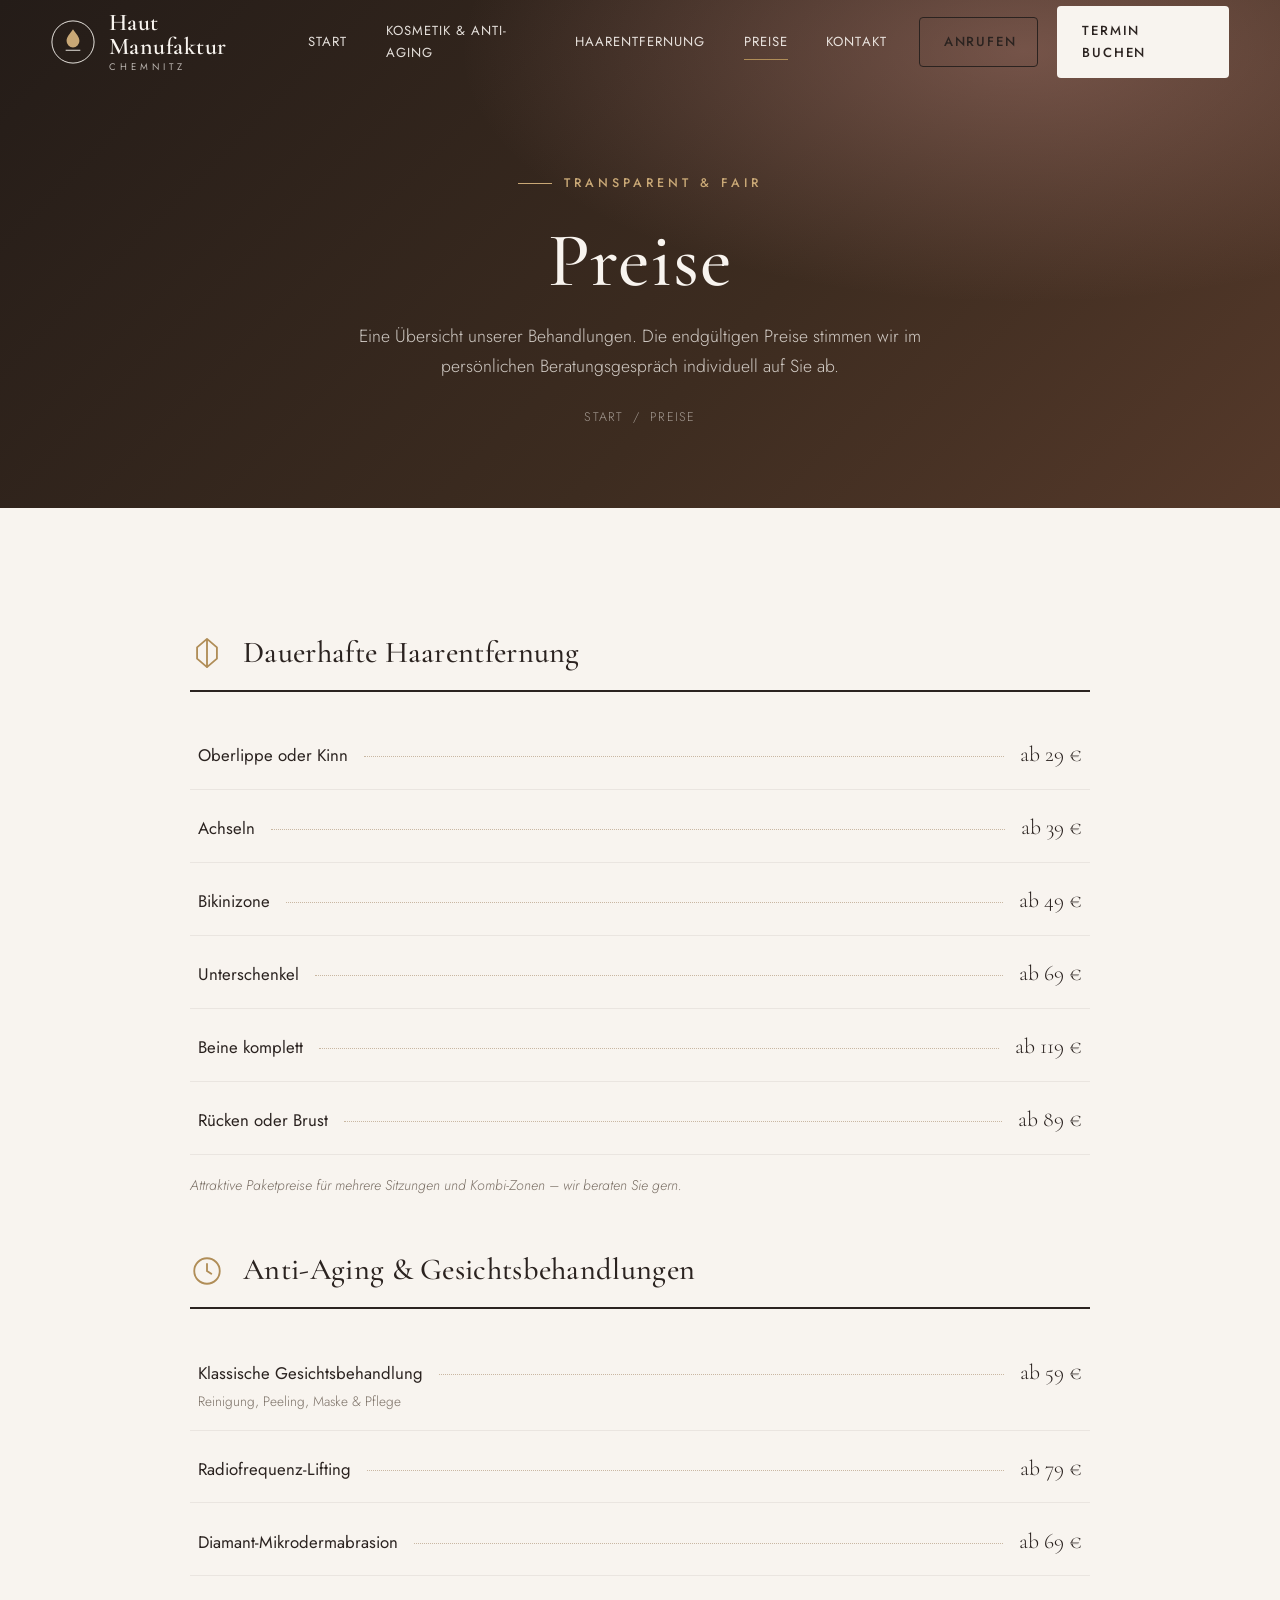
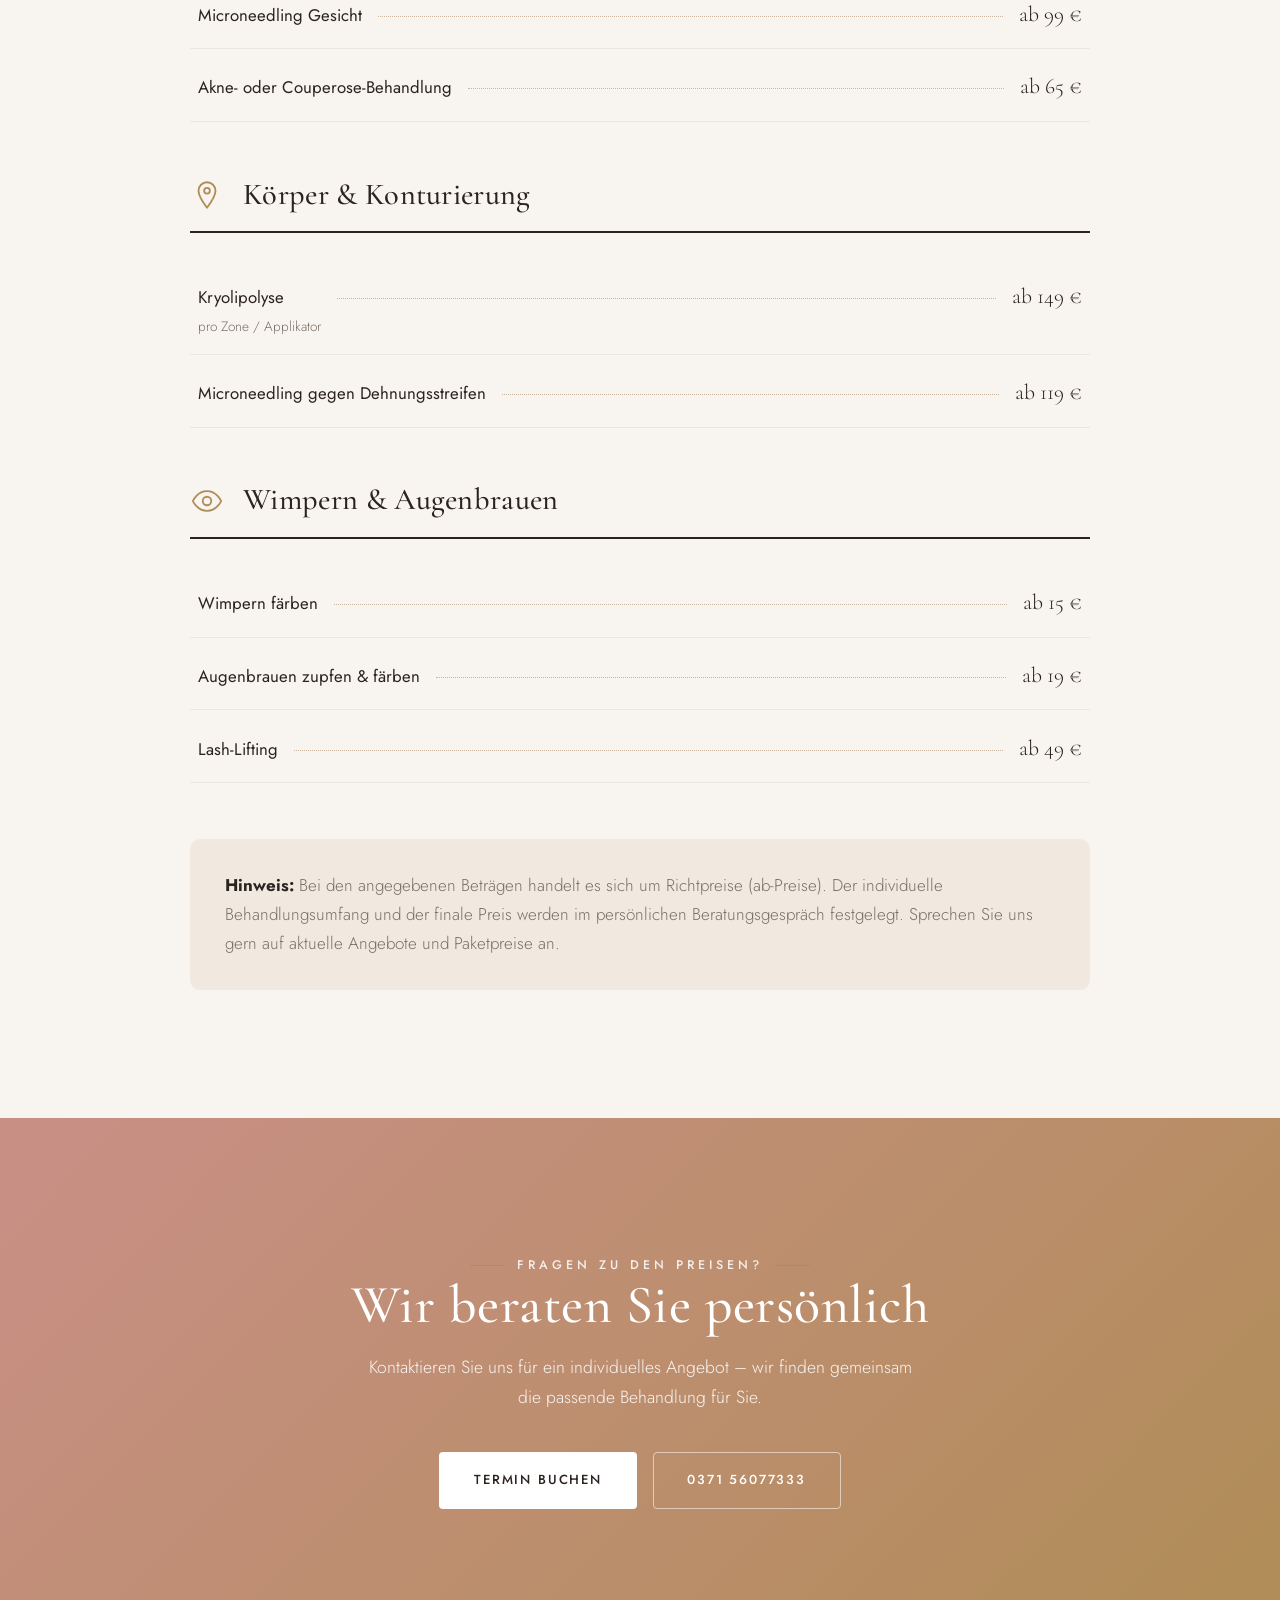
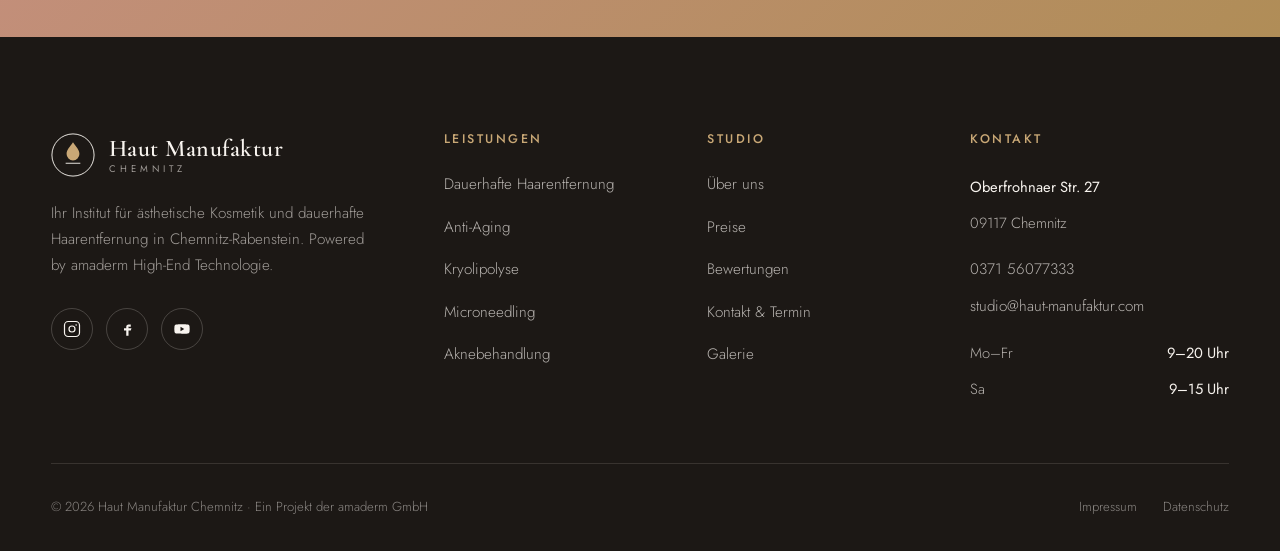
<file: preise.html>
<!DOCTYPE html>
<html lang="de">
<head>
  <meta charset="UTF-8" />
  <meta name="viewport" content="width=device-width, initial-scale=1.0" />
  <title>Preise · Haut Manufaktur Chemnitz</title>
  <meta name="description" content="Preisübersicht der Haut Manufaktur Chemnitz – dauerhafte Haarentfernung, Anti-Aging, Kryolipolyse, Microneedling & Kosmetik. Transparente Richtpreise." />
  <link rel="icon" type="image/svg+xml" href="assets/favicon.svg" />
  <link rel="preconnect" href="https://fonts.googleapis.com" />
  <link rel="preconnect" href="https://fonts.gstatic.com" crossorigin />
  <link href="https://fonts.googleapis.com/css2?family=Cormorant+Garamond:ital,wght@0,400;0,500;0,600;1,400;1,500&family=Jost:wght@300;400;500&display=swap" rel="stylesheet" />
  <link rel="stylesheet" href="css/styles.css" />
</head>
<body>

  <header class="header light-nav">
    <div class="container">
      <a href="index.html" class="logo" aria-label="Haut Manufaktur Chemnitz Startseite">
        <svg class="logo__mark" viewBox="0 0 48 48" fill="none" aria-hidden="true"><circle cx="24" cy="24" r="23" stroke="currentColor" stroke-width="1"/><path d="M24 10c-3.5 5-7 8.2-7 13a7 7 0 0 0 14 0c0-4.8-3.5-8-7-13z" fill="#C9A876"/><path d="M16 33h16" stroke="currentColor" stroke-width="1"/></svg>
        <span class="logo__text"><b>Haut Manufaktur</b><span>Chemnitz</span></span>
      </a>
      <nav class="nav" aria-label="Hauptnavigation">
        <a href="index.html">Start</a>
        <a href="kosmetik.html">Kosmetik &amp; Anti-Aging</a>
        <a href="haarentfernung.html">Haarentfernung</a>
        <a href="preise.html" class="active">Preise</a>
        <a href="kontakt.html">Kontakt</a>
      </nav>
      <div class="header__cta">
        <a href="tel:+4915758529756" class="btn btn-outline">Anrufen</a>
        <a href="kontakt.html" class="btn btn-primary">Termin buchen</a>
        <button class="burger" aria-label="Menü öffnen"><span></span><span></span><span></span></button>
      </div>
    </div>
  </header>
  <div class="mobile-nav">
    <a href="index.html">Start</a>
    <a href="kosmetik.html">Kosmetik &amp; Anti-Aging</a>
    <a href="haarentfernung.html">Haarentfernung</a>
    <a href="preise.html">Preise</a>
    <a href="kontakt.html">Kontakt</a>
    <a href="kontakt.html" class="btn btn-primary">Termin buchen</a>
  </div>

  <section class="page-hero">
    <div class="container page-hero__inner">
      <span class="eyebrow">Transparent & fair</span>
      <h1>Preise</h1>
      <p>Eine Übersicht unserer Behandlungen. Die endgültigen Preise stimmen wir im persönlichen Beratungsgespräch individuell auf Sie ab.</p>
      <div class="breadcrumb"><a href="index.html">Start</a> / <span>Preise</span></div>
    </div>
  </section>

  <section class="section-pad">
    <div class="container container-narrow">

      <!-- Haarentfernung -->
      <div class="price-block reveal">
        <div class="price-block__head">
          <svg viewBox="0 0 24 24" fill="none" stroke="currentColor"><path d="M12 2v20M5 8l7-6 7 6M5 8v8l7 6 7-6V8" stroke-linecap="round" stroke-linejoin="round"/></svg>
          <h3>Dauerhafte Haarentfernung</h3>
        </div>
        <div class="price-list">
          <div class="price-item"><span class="price-item__name">Oberlippe oder Kinn</span><span class="price-item__dots"></span><span class="price-item__price">ab 29&nbsp;€</span></div>
          <div class="price-item"><span class="price-item__name">Achseln</span><span class="price-item__dots"></span><span class="price-item__price">ab 39&nbsp;€</span></div>
          <div class="price-item"><span class="price-item__name">Bikinizone</span><span class="price-item__dots"></span><span class="price-item__price">ab 49&nbsp;€</span></div>
          <div class="price-item"><span class="price-item__name">Unterschenkel</span><span class="price-item__dots"></span><span class="price-item__price">ab 69&nbsp;€</span></div>
          <div class="price-item"><span class="price-item__name">Beine komplett</span><span class="price-item__dots"></span><span class="price-item__price">ab 119&nbsp;€</span></div>
          <div class="price-item"><span class="price-item__name">Rücken oder Brust</span><span class="price-item__dots"></span><span class="price-item__price">ab 89&nbsp;€</span></div>
        </div>
        <p class="price-note">Attraktive Paketpreise für mehrere Sitzungen und Kombi-Zonen – wir beraten Sie gern.</p>
      </div>

      <!-- Anti-Aging & Gesicht -->
      <div class="price-block reveal">
        <div class="price-block__head">
          <svg viewBox="0 0 24 24" fill="none" stroke="currentColor"><circle cx="12" cy="12" r="9"/><path d="M12 7v5l3 2" stroke-linecap="round"/></svg>
          <h3>Anti-Aging &amp; Gesichtsbehandlungen</h3>
        </div>
        <div class="price-list">
          <div class="price-item"><span class="price-item__name">Klassische Gesichtsbehandlung<small>Reinigung, Peeling, Maske &amp; Pflege</small></span><span class="price-item__dots"></span><span class="price-item__price">ab 59&nbsp;€</span></div>
          <div class="price-item"><span class="price-item__name">Radiofrequenz-Lifting</span><span class="price-item__dots"></span><span class="price-item__price">ab 79&nbsp;€</span></div>
          <div class="price-item"><span class="price-item__name">Diamant-Mikrodermabrasion</span><span class="price-item__dots"></span><span class="price-item__price">ab 69&nbsp;€</span></div>
          <div class="price-item"><span class="price-item__name">Microneedling Gesicht</span><span class="price-item__dots"></span><span class="price-item__price">ab 99&nbsp;€</span></div>
          <div class="price-item"><span class="price-item__name">Akne- oder Couperose-Behandlung</span><span class="price-item__dots"></span><span class="price-item__price">ab 65&nbsp;€</span></div>
        </div>
      </div>

      <!-- Körper -->
      <div class="price-block reveal">
        <div class="price-block__head">
          <svg viewBox="0 0 24 24" fill="none" stroke="currentColor"><path d="M12 3a6 6 0 0 0-6 6c0 4 6 12 6 12s6-8 6-12a6 6 0 0 0-6-6z" stroke-linecap="round" stroke-linejoin="round"/><circle cx="12" cy="9" r="2"/></svg>
          <h3>Körper &amp; Konturierung</h3>
        </div>
        <div class="price-list">
          <div class="price-item"><span class="price-item__name">Kryolipolyse<small>pro Zone / Applikator</small></span><span class="price-item__dots"></span><span class="price-item__price">ab 149&nbsp;€</span></div>
          <div class="price-item"><span class="price-item__name">Microneedling gegen Dehnungsstreifen</span><span class="price-item__dots"></span><span class="price-item__price">ab 119&nbsp;€</span></div>
        </div>
      </div>

      <!-- Wimpern & Brauen -->
      <div class="price-block reveal">
        <div class="price-block__head">
          <svg viewBox="0 0 24 24" fill="none" stroke="currentColor"><path d="M2 12s3-7 10-7 10 7 10 7-3 7-10 7-10-7-10-7z"/><circle cx="12" cy="12" r="3"/></svg>
          <h3>Wimpern &amp; Augenbrauen</h3>
        </div>
        <div class="price-list">
          <div class="price-item"><span class="price-item__name">Wimpern färben</span><span class="price-item__dots"></span><span class="price-item__price">ab 15&nbsp;€</span></div>
          <div class="price-item"><span class="price-item__name">Augenbrauen zupfen &amp; färben</span><span class="price-item__dots"></span><span class="price-item__price">ab 19&nbsp;€</span></div>
          <div class="price-item"><span class="price-item__name">Lash-Lifting</span><span class="price-item__dots"></span><span class="price-item__price">ab 49&nbsp;€</span></div>
        </div>
      </div>

      <div class="reveal" style="background:var(--cream-2);border-radius:var(--radius-lg);padding:2rem 2.2rem;margin-top:1rem">
        <p style="color:var(--muted);margin:0"><strong style="color:var(--espresso)">Hinweis:</strong> Bei den angegebenen Beträgen handelt es sich um Richtpreise (ab-Preise). Der individuelle Behandlungsumfang und der finale Preis werden im persönlichen Beratungsgespräch festgelegt. Sprechen Sie uns gern auf aktuelle Angebote und Paketpreise an.</p>
      </div>
    </div>
  </section>

  <section class="cta-band section-pad">
    <div class="container-narrow reveal">
      <span class="eyebrow center" style="color:rgba(255,255,255,0.85)">Fragen zu den Preisen?</span>
      <h2>Wir beraten Sie persönlich</h2>
      <p>Kontaktieren Sie uns für ein individuelles Angebot – wir finden gemeinsam die passende Behandlung für Sie.</p>
      <div style="display:flex;gap:1rem;justify-content:center;flex-wrap:wrap">
        <a href="kontakt.html" class="btn btn-primary">Termin buchen</a>
        <a href="tel:+4937156077333" class="btn btn-light">0371 56077333</a>
      </div>
    </div>
  </section>

  <footer class="footer">
    <div class="container">
      <div class="footer__grid">
        <div class="footer__brand">
          <a href="index.html" class="logo"><svg class="logo__mark" viewBox="0 0 48 48" fill="none" aria-hidden="true"><circle cx="24" cy="24" r="23" stroke="currentColor" stroke-width="1"/><path d="M24 10c-3.5 5-7 8.2-7 13a7 7 0 0 0 14 0c0-4.8-3.5-8-7-13z" fill="#C9A876"/><path d="M16 33h16" stroke="currentColor" stroke-width="1"/></svg><span class="logo__text"><b>Haut Manufaktur</b><span>Chemnitz</span></span></a>
          <p>Ihr Institut für ästhetische Kosmetik und dauerhafte Haarentfernung in Chemnitz-Rabenstein. Powered by amaderm High-End Technologie.</p>
          <div class="footer__socials">
            <a href="https://www.instagram.com/haut_manufaktur/" target="_blank" rel="noopener" aria-label="Instagram"><svg viewBox="0 0 24 24" fill="none" stroke="currentColor" stroke-width="1.6"><rect x="2" y="2" width="20" height="20" rx="5"/><circle cx="12" cy="12" r="4"/><circle cx="17.5" cy="6.5" r="1" fill="currentColor" stroke="none"/></svg></a>
            <a href="https://www.facebook.com/HautManufaktur/" target="_blank" rel="noopener" aria-label="Facebook"><svg viewBox="0 0 24 24" fill="currentColor"><path d="M14 9h3V6h-3c-1.7 0-3 1.3-3 3v2H8v3h3v7h3v-7h3l1-3h-4V9c0-.6.4-1 1-1z"/></svg></a>
            <a href="https://www.youtube.com/@hautmanufakturchemnitz1699" target="_blank" rel="noopener" aria-label="YouTube"><svg viewBox="0 0 24 24" fill="currentColor"><path d="M22 8a3 3 0 0 0-2-2c-1.8-.5-8-.5-8-.5s-6.2 0-8 .5a3 3 0 0 0-2 2 31 31 0 0 0 0 8 3 3 0 0 0 2 2c1.8.5 8 .5 8 .5s6.2 0 8-.5a3 3 0 0 0 2-2 31 31 0 0 0 0-8zM10 15V9l5 3z"/></svg></a>
          </div>
        </div>
        <div class="footer__col"><h4>Leistungen</h4><ul>
          <li><a href="haarentfernung.html">Dauerhafte Haarentfernung</a></li>
          <li><a href="kosmetik.html#anti-aging">Anti-Aging</a></li>
          <li><a href="kosmetik.html#kryolipolyse">Kryolipolyse</a></li>
          <li><a href="kosmetik.html#microneedling">Microneedling</a></li>
          <li><a href="kosmetik.html#akne">Aknebehandlung</a></li>
        </ul></div>
        <div class="footer__col"><h4>Studio</h4><ul>
          <li><a href="index.html#ueber-uns">Über uns</a></li>
          <li><a href="preise.html">Preise</a></li>
          <li><a href="index.html#bewertungen">Bewertungen</a></li>
          <li><a href="kontakt.html">Kontakt &amp; Termin</a></li>
          <li><a href="index.html#galerie">Galerie</a></li>
        </ul></div>
        <div class="footer__col"><h4>Kontakt</h4><div class="footer__hours">
          <span><b>Oberfrohnaer Str. 27</b></span>
          <span>09117 Chemnitz</span>
          <span style="margin-top:0.6rem"><a href="tel:+4937156077333">0371 56077333</a></span>
          <span><a href="mailto:studio@haut-manufaktur.com">studio@haut-manufaktur.com</a></span>
          <span style="margin-top:0.6rem">Mo–Fr <b>9–20 Uhr</b></span>
          <span>Sa <b>9–15 Uhr</b></span>
        </div></div>
      </div>
      <div class="footer__bottom">
        <p>© <span data-year>2026</span> Haut Manufaktur Chemnitz · Ein Projekt der amaderm GmbH</p>
        <nav><a href="impressum.html">Impressum</a><a href="datenschutz.html">Datenschutz</a></nav>
      </div>
    </div>
  </footer>
  <script src="js/main.js"></script>
</body>
</html>
</file>
<file: css/styles.css>
/* =========================================================================
   HAUT MANUFAKTUR CHEMNITZ — Design System
   A premium, editorial aesthetic for an aesthetic-cosmetics institute.
   Powered by amaderm technology.
   ========================================================================= */

/* ---------- Design Tokens ---------- */
:root {
  /* Palette — warm, refined, "manufaktur" craftsmanship */
  --cream:      #F8F4EF;
  --cream-2:    #F1E9E0;
  --sand:       #E7DACB;
  --taupe:      #C9B7A2;
  --blush:      #E7CFC7;
  --rose:       #C98F86;
  --espresso:   #2B2320;
  --charcoal:   #1C1815;
  --ink:        #3A322C;
  --muted:      #7A6F65;
  --gold:       #B08D57;
  --gold-soft:  #C9A876;
  --white:      #FFFFFF;
  --line:       rgba(43, 35, 32, 0.12);
  --line-soft:  rgba(43, 35, 32, 0.07);

  /* Typography */
  --font-serif: "Cormorant Garamond", "Times New Roman", serif;
  --font-sans:  "Jost", "Helvetica Neue", Arial, sans-serif;

  /* Spacing / layout */
  --container: 1200px;
  --container-narrow: 900px;
  --radius: 4px;
  --radius-lg: 10px;
  --shadow-sm: 0 6px 24px rgba(43, 35, 32, 0.07);
  --shadow-md: 0 18px 50px rgba(43, 35, 32, 0.12);
  --shadow-lg: 0 30px 80px rgba(43, 35, 32, 0.16);
  --ease: cubic-bezier(0.22, 1, 0.36, 1);
  --header-h: 84px;
}

/* ---------- Reset ---------- */
*, *::before, *::after { box-sizing: border-box; }
* { margin: 0; padding: 0; }
html { scroll-behavior: smooth; -webkit-text-size-adjust: 100%; scroll-padding-top: var(--header-h); }
body {
  font-family: var(--font-sans);
  font-weight: 300;
  font-size: 17px;
  line-height: 1.7;
  color: var(--ink);
  background: var(--cream);
  -webkit-font-smoothing: antialiased;
  text-rendering: optimizeLegibility;
  overflow-x: hidden;
}
img { max-width: 100%; display: block; }
a { color: inherit; text-decoration: none; }
ul { list-style: none; }
button { font-family: inherit; cursor: pointer; border: none; background: none; }
::selection { background: var(--rose); color: var(--white); }

/* ---------- Typography ---------- */
h1, h2, h3, h4 { font-family: var(--font-serif); font-weight: 500; line-height: 1.08; color: var(--espresso); letter-spacing: 0.01em; }
h1 { font-size: clamp(2.8rem, 6vw, 5.2rem); }
h2 { font-size: clamp(2.1rem, 4.2vw, 3.6rem); }
h3 { font-size: clamp(1.4rem, 2.4vw, 1.9rem); }
p { font-weight: 300; }

.eyebrow {
  font-family: var(--font-sans);
  font-size: 0.78rem;
  font-weight: 500;
  letter-spacing: 0.32em;
  text-transform: uppercase;
  color: var(--gold);
  display: inline-flex;
  align-items: center;
  gap: 0.8rem;
}
.eyebrow::before {
  content: "";
  width: 34px; height: 1px;
  background: var(--gold);
  display: inline-block;
}
.eyebrow.center::after {
  content: "";
  width: 34px; height: 1px;
  background: var(--gold);
  display: inline-block;
}
.eyebrow.center { justify-content: center; }
.eyebrow.center::before { display: inline-block; }

.serif-accent { font-family: var(--font-serif); font-style: italic; color: var(--rose); }

/* ---------- Layout ---------- */
.container { width: min(var(--container), 92%); margin-inline: auto; }
.container-narrow { width: min(var(--container-narrow), 92%); margin-inline: auto; }
section { position: relative; }
.section-pad { padding: clamp(5rem, 10vw, 9rem) 0; }
.text-center { text-align: center; }
.lead { font-size: clamp(1.05rem, 1.6vw, 1.28rem); color: var(--muted); line-height: 1.75; }

/* ---------- Buttons ---------- */
.btn {
  display: inline-flex; align-items: center; gap: 0.7rem;
  font-size: 0.82rem; font-weight: 500; letter-spacing: 0.14em; text-transform: uppercase;
  padding: 1.05rem 2.1rem; border-radius: var(--radius);
  transition: all 0.45s var(--ease);
  position: relative; overflow: hidden;
  border: 1px solid transparent;
}
.btn svg { width: 15px; height: 15px; transition: transform 0.45s var(--ease); }
.btn:hover svg { transform: translateX(4px); }
.btn-primary { background: var(--espresso); color: var(--cream); }
.btn-primary:hover { background: var(--gold); color: var(--white); }
.btn-outline { border-color: var(--espresso); color: var(--espresso); }
.btn-outline:hover { background: var(--espresso); color: var(--cream); }
.btn-light { border-color: rgba(255,255,255,0.55); color: var(--white); }
.btn-light:hover { background: var(--white); color: var(--espresso); border-color: var(--white); }
.btn-gold { background: var(--gold); color: var(--white); }
.btn-gold:hover { background: var(--espresso); }
.btn-block { width: 100%; justify-content: center; }

/* ---------- Header ---------- */
.header {
  position: fixed; top: 0; left: 0; right: 0; z-index: 100;
  height: var(--header-h);
  display: flex; align-items: center;
  transition: all 0.5s var(--ease);
}
.header::after {
  content: ""; position: absolute; inset: 0; z-index: -1;
  background: rgba(248, 244, 239, 0);
  border-bottom: 1px solid transparent;
  transition: all 0.5s var(--ease);
}
.header.scrolled { height: 68px; }
.header.scrolled::after {
  background: rgba(248, 244, 239, 0.92);
  backdrop-filter: blur(14px);
  border-bottom-color: var(--line-soft);
  box-shadow: 0 4px 30px rgba(43,35,32,0.05);
}
.header .container { display: flex; align-items: center; justify-content: space-between; gap: 2rem; }

/* Logo */
.logo { display: flex; align-items: center; gap: 0.85rem; color: var(--espresso); z-index: 2; }
.logo__mark { width: 44px; height: 44px; flex-shrink: 0; transition: transform 0.6s var(--ease); }
.logo:hover .logo__mark { transform: rotate(-8deg); }
.logo__text { display: flex; flex-direction: column; line-height: 1; }
.logo__text b { font-family: var(--font-serif); font-size: 1.5rem; font-weight: 600; letter-spacing: 0.02em; }
.logo__text span { font-size: 0.6rem; font-weight: 400; letter-spacing: 0.42em; text-transform: uppercase; color: var(--muted); margin-top: 4px; }
.header.light-nav:not(.scrolled) .logo { color: var(--cream); }
.header.light-nav:not(.scrolled) .logo__text span { color: rgba(248,244,239,0.7); }

/* Nav */
.nav { display: flex; align-items: center; gap: 2.4rem; }
.nav a {
  font-size: 0.82rem; font-weight: 400; letter-spacing: 0.08em; text-transform: uppercase;
  position: relative; padding: 0.4rem 0; color: var(--ink);
  transition: color 0.3s var(--ease);
}
.nav a::after {
  content: ""; position: absolute; bottom: 0; left: 0; width: 0; height: 1px;
  background: var(--gold); transition: width 0.4s var(--ease);
}
.nav a:hover, .nav a.active { color: var(--gold); }
.nav a:hover::after, .nav a.active::after { width: 100%; }
.header.light-nav:not(.scrolled) .nav a { color: rgba(248,244,239,0.9); }
.header.light-nav:not(.scrolled) .nav a:hover { color: var(--white); }

.header__cta { display: flex; align-items: center; gap: 1.2rem; }
.header .btn { padding: 0.8rem 1.5rem; }
.header.light-nav:not(.scrolled) .btn-primary { background: var(--cream); color: var(--espresso); }
.header.light-nav:not(.scrolled) .btn-primary:hover { background: var(--gold); color: var(--white); }

/* Burger */
.burger { display: none; width: 30px; height: 20px; position: relative; z-index: 120; }
.burger span { position: absolute; left: 0; width: 100%; height: 2px; background: var(--espresso); transition: all 0.4s var(--ease); }
.burger span:nth-child(1) { top: 0; }
.burger span:nth-child(2) { top: 9px; }
.burger span:nth-child(3) { top: 18px; }
.header.light-nav:not(.scrolled) .burger span { background: var(--cream); }
body.menu-open .burger span:nth-child(1) { top: 9px; transform: rotate(45deg); background: var(--espresso); }
body.menu-open .burger span:nth-child(2) { opacity: 0; }
body.menu-open .burger span:nth-child(3) { top: 9px; transform: rotate(-45deg); background: var(--espresso); }

/* ---------- Hero ---------- */
.hero {
  position: relative; min-height: 100vh;
  display: flex; align-items: center;
  padding-top: var(--header-h);
  color: var(--cream);
  overflow: hidden;
}
.hero__bg { position: absolute; inset: 0; z-index: -3; }
.hero__bg-grad {
  position: absolute; inset: 0;
  background:
    radial-gradient(120% 90% at 78% 18%, rgba(201,143,134,0.55) 0%, transparent 55%),
    radial-gradient(90% 80% at 12% 88%, rgba(176,141,87,0.4) 0%, transparent 50%),
    linear-gradient(135deg, #221b18 0%, #34281f 45%, #4a3527 100%);
}
.hero__bg::after {
  content: ""; position: absolute; inset: 0;
  background: linear-gradient(180deg, rgba(28,24,21,0.35) 0%, rgba(28,24,21,0.15) 45%, rgba(28,24,21,0.6) 100%);
}
.hero__noise { position: absolute; inset: 0; width: 100%; height: 100%; z-index: -2; opacity: 0.4; mix-blend-mode: overlay; pointer-events: none; }
.hero__content { max-width: 720px; padding: 4rem 0; }
.hero .eyebrow { color: var(--gold-soft); }
.hero .eyebrow::before { background: var(--gold-soft); }
.hero h1 { color: var(--cream); margin: 1.8rem 0 1.6rem; }
.hero h1 em { font-style: italic; color: var(--blush); }
.hero__sub { font-size: clamp(1.05rem, 1.7vw, 1.3rem); color: rgba(248,244,239,0.82); max-width: 540px; margin-bottom: 2.6rem; font-weight: 300; }
.hero__actions { display: flex; flex-wrap: wrap; gap: 1rem; align-items: center; }

.hero__rating {
  position: absolute; right: max(4%, calc((100% - var(--container)) / 2)); bottom: 8%;
  display: flex; align-items: center; gap: 1rem;
  background: rgba(248,244,239,0.1); backdrop-filter: blur(10px);
  border: 1px solid rgba(248,244,239,0.2);
  padding: 1.1rem 1.5rem; border-radius: var(--radius-lg);
}
.hero__rating .stars { color: var(--gold-soft); font-size: 1rem; letter-spacing: 2px; }
.hero__rating b { font-family: var(--font-serif); font-size: 2rem; color: var(--cream); line-height: 1; }
.hero__rating small { display: block; font-size: 0.72rem; letter-spacing: 0.1em; text-transform: uppercase; color: rgba(248,244,239,0.7); }
.hero__scroll {
  position: absolute; bottom: 2rem; left: 50%; transform: translateX(-50%);
  font-size: 0.68rem; letter-spacing: 0.3em; text-transform: uppercase; color: rgba(248,244,239,0.6);
  display: flex; flex-direction: column; align-items: center; gap: 0.7rem;
}
.hero__scroll span { width: 1px; height: 44px; background: linear-gradient(var(--gold-soft), transparent); animation: scrollLine 2.2s var(--ease) infinite; }
@keyframes scrollLine { 0% { transform: scaleY(0); transform-origin: top; } 50% { transform: scaleY(1); transform-origin: top; } 51% { transform-origin: bottom; } 100% { transform: scaleY(0); transform-origin: bottom; } }

/* ---------- Marquee / logo strip ---------- */
.marquee { background: var(--espresso); color: var(--cream); padding: 1.2rem 0; overflow: hidden; }
.marquee__track { display: flex; gap: 4rem; white-space: nowrap; animation: marquee 32s linear infinite; width: max-content; }
.marquee__track span { font-family: var(--font-serif); font-style: italic; font-size: 1.3rem; color: var(--taupe); display: inline-flex; align-items: center; gap: 4rem; }
.marquee__track span::after { content: "✦"; color: var(--gold); font-style: normal; font-size: 0.7rem; }
@keyframes marquee { to { transform: translateX(-50%); } }

/* ---------- Intro / About ---------- */
.intro { background: var(--cream); }
.intro__grid { display: grid; grid-template-columns: 1fr 1fr; gap: clamp(2.5rem, 6vw, 6rem); align-items: center; }
.intro__media { position: relative; }
.about__figure, .media-frame {
  position: relative; border-radius: var(--radius-lg); overflow: hidden;
  aspect-ratio: 4 / 5; box-shadow: var(--shadow-md);
}
.media-frame--wide { aspect-ratio: 3 / 2; }
.media-frame--tall { aspect-ratio: 3 / 4; }
.intro__badge {
  position: absolute; bottom: -28px; left: -28px;
  width: 150px; height: 150px; border-radius: 50%;
  background: var(--espresso); color: var(--cream);
  display: flex; flex-direction: column; align-items: center; justify-content: center; text-align: center;
  box-shadow: var(--shadow-md); border: 6px solid var(--cream);
}
.intro__badge b { font-family: var(--font-serif); font-size: 2.6rem; line-height: 1; color: var(--gold-soft); }
.intro__badge small { font-size: 0.62rem; letter-spacing: 0.15em; text-transform: uppercase; margin-top: 4px; padding: 0 1rem; }
.intro__body h2 { margin: 1.5rem 0 1.5rem; }
.intro__body p + p { margin-top: 1.2rem; }
.intro__sign { margin-top: 2rem; font-family: var(--font-serif); font-style: italic; font-size: 1.5rem; color: var(--rose); }
.intro__sign small { display: block; font-family: var(--font-sans); font-style: normal; font-size: 0.72rem; letter-spacing: 0.2em; text-transform: uppercase; color: var(--muted); margin-top: 0.4rem; }

/* ---------- Photo placeholder (elegant, not broken) ---------- */
.ph {
  position: absolute; inset: 0;
  background:
    linear-gradient(135deg, var(--sand) 0%, var(--blush) 55%, var(--taupe) 100%);
  display: flex; align-items: center; justify-content: center; flex-direction: column;
  color: var(--espresso); overflow: hidden;
}
.ph::before {
  content: ""; position: absolute; inset: 0;
  background-image: radial-gradient(rgba(255,255,255,0.35) 1px, transparent 1px);
  background-size: 22px 22px; opacity: 0.5;
}
.ph__icon { width: 54px; height: 54px; opacity: 0.55; margin-bottom: 0.8rem; }
.ph__label { font-size: 0.66rem; letter-spacing: 0.24em; text-transform: uppercase; opacity: 0.65; z-index: 1; text-align: center; padding: 0 1rem; }
.ph--rose { background: linear-gradient(135deg, var(--blush), var(--rose)); color: var(--white); }
.ph--rose .ph__icon, .ph--rose .ph__label { opacity: 0.75; }
.ph--dark { background: linear-gradient(135deg, #3a2d24, #5a4130); color: var(--cream); }
.ph--gold { background: linear-gradient(135deg, var(--gold-soft), var(--gold)); color: var(--white); }

/* Real image support: drop a file & set as background */
.media-frame img, .ph img { position: absolute; inset: 0; width: 100%; height: 100%; object-fit: cover; }

/* ---------- Services ---------- */
.services { background: var(--cream-2); }
.section-head { max-width: 640px; margin-bottom: 3.5rem; }
.section-head.center { margin-inline: auto; text-align: center; }
.section-head h2 { margin: 1.4rem 0 1.2rem; }
.services__grid { display: grid; grid-template-columns: repeat(3, 1fr); gap: 1.6rem; }
.svc-card {
  background: var(--cream); border: 1px solid var(--line-soft); border-radius: var(--radius-lg);
  padding: 2.6rem 2.2rem; position: relative; overflow: hidden;
  transition: all 0.55s var(--ease); display: flex; flex-direction: column;
}
.svc-card::after {
  content: ""; position: absolute; left: 0; top: 0; height: 100%; width: 3px;
  background: var(--gold); transform: scaleY(0); transform-origin: top; transition: transform 0.55s var(--ease);
}
.svc-card:hover { transform: translateY(-8px); box-shadow: var(--shadow-md); background: var(--white); }
.svc-card:hover::after { transform: scaleY(1); }
.svc-card__num { font-family: var(--font-serif); font-size: 0.9rem; color: var(--taupe); letter-spacing: 0.1em; }
.svc-card__icon { width: 46px; height: 46px; color: var(--gold); margin: 1.4rem 0 1.4rem; stroke-width: 1.3; }
.svc-card h3 { font-size: 1.5rem; margin-bottom: 0.8rem; }
.svc-card p { font-size: 0.95rem; color: var(--muted); margin-bottom: 1.6rem; flex-grow: 1; }
.svc-card__link { font-size: 0.76rem; letter-spacing: 0.16em; text-transform: uppercase; color: var(--espresso); display: inline-flex; align-items: center; gap: 0.5rem; font-weight: 500; }
.svc-card__link svg { width: 14px; transition: transform 0.4s var(--ease); }
.svc-card:hover .svc-card__link { color: var(--gold); }
.svc-card:hover .svc-card__link svg { transform: translateX(5px); }

/* ---------- Feature split (hair removal highlight) ---------- */
.feature { background: var(--espresso); color: var(--cream); overflow: hidden; }
.feature__grid { display: grid; grid-template-columns: 1.05fr 1fr; gap: clamp(2rem, 6vw, 5rem); align-items: center; }
.feature__media { position: relative; }
.feature h2 { color: var(--cream); margin: 1.5rem 0 1.4rem; }
.feature h2 em { font-style: italic; color: var(--blush); }
.feature p { color: rgba(248,244,239,0.78); }
.feature .eyebrow { color: var(--gold-soft); }
.feature .eyebrow::before { background: var(--gold-soft); }
.feature__tech { display: flex; flex-wrap: wrap; gap: 0.7rem; margin: 2rem 0 2.4rem; }
.tech-chip {
  font-size: 0.72rem; letter-spacing: 0.14em; text-transform: uppercase; font-weight: 500;
  padding: 0.6rem 1.1rem; border: 1px solid rgba(248,244,239,0.24); border-radius: 100px;
  color: var(--cream);
}
.feature__list { display: grid; gap: 1rem; margin-bottom: 2.4rem; }
.feature__list li { display: flex; gap: 1rem; align-items: flex-start; color: rgba(248,244,239,0.82); font-size: 0.98rem; }
.feature__list svg { width: 20px; height: 20px; color: var(--gold-soft); flex-shrink: 0; margin-top: 3px; }

/* ---------- Why us / values ---------- */
.values__grid { display: grid; grid-template-columns: repeat(4, 1fr); gap: 1.2rem; margin-top: 3.5rem; }
.value {
  padding: 2.4rem 1.8rem; border-radius: var(--radius-lg); border: 1px solid var(--line-soft);
  background: var(--cream); transition: all 0.5s var(--ease); text-align: left;
}
.value:hover { background: var(--espresso); border-color: var(--espresso); transform: translateY(-6px); }
.value:hover h3, .value:hover p, .value:hover .value__ico { color: var(--cream); }
.value:hover .value__ico { color: var(--gold-soft); }
.value__ico { width: 42px; height: 42px; color: var(--gold); stroke-width: 1.3; margin-bottom: 1.4rem; transition: color 0.5s var(--ease); }
.value h3 { font-size: 1.35rem; margin-bottom: 0.7rem; transition: color 0.5s var(--ease); }
.value p { font-size: 0.92rem; color: var(--muted); transition: color 0.5s var(--ease); }

/* ---------- Stats ---------- */
.stats { background: linear-gradient(135deg, var(--sand), var(--cream-2)); }
.stats__grid { display: grid; grid-template-columns: repeat(4, 1fr); gap: 2rem; text-align: center; }
.stat b { font-family: var(--font-serif); font-size: clamp(3rem, 6vw, 4.6rem); color: var(--espresso); line-height: 1; display: block; }
.stat b em { font-style: normal; color: var(--gold); }
.stat span { font-size: 0.78rem; letter-spacing: 0.2em; text-transform: uppercase; color: var(--muted); margin-top: 0.8rem; display: block; }
.stat { position: relative; }
.stat:not(:last-child)::after { content: ""; position: absolute; right: -1rem; top: 15%; height: 70%; width: 1px; background: var(--line); }

/* ---------- Process ---------- */
.process__grid { display: grid; grid-template-columns: repeat(4, 1fr); gap: 1.6rem; margin-top: 3.5rem; counter-reset: step; }
.step { position: relative; padding-top: 2.5rem; }
.step::before {
  counter-increment: step; content: "0" counter(step);
  font-family: var(--font-serif); font-size: 3.4rem; color: var(--taupe); opacity: 0.45; position: absolute; top: -1.2rem; left: 0;
}
.step__line { height: 1px; background: var(--line); margin-bottom: 1.4rem; position: relative; }
.step__line::before { content: ""; position: absolute; left: 0; top: -3px; width: 7px; height: 7px; border-radius: 50%; background: var(--gold); }
.step h3 { font-size: 1.3rem; margin-bottom: 0.6rem; }
.step p { font-size: 0.92rem; color: var(--muted); }

/* ---------- Reviews ---------- */
.reviews { background: var(--espresso); color: var(--cream); overflow: hidden; }
.reviews .section-head h2 { color: var(--cream); }
.reviews .eyebrow { color: var(--gold-soft); }
.reviews .eyebrow::before, .reviews .eyebrow.center::after { background: var(--gold-soft); }
.reviews__head { display: flex; justify-content: space-between; align-items: flex-end; flex-wrap: wrap; gap: 2rem; margin-bottom: 3.5rem; }
.google-badge { display: flex; align-items: center; gap: 1rem; background: rgba(248,244,239,0.07); border: 1px solid rgba(248,244,239,0.16); padding: 1rem 1.5rem; border-radius: var(--radius-lg); }
.google-badge__logo { width: 40px; height: 40px; flex-shrink: 0; }
.google-badge b { font-family: var(--font-serif); font-size: 1.7rem; color: var(--cream); line-height: 1; }
.google-badge .stars { color: var(--gold-soft); letter-spacing: 2px; font-size: 0.9rem; }
.google-badge small { font-size: 0.72rem; color: rgba(248,244,239,0.65); letter-spacing: 0.08em; }

.reviews__grid { display: grid; grid-template-columns: repeat(3, 1fr); gap: 1.6rem; }
.review {
  background: rgba(248,244,239,0.05); border: 1px solid rgba(248,244,239,0.12);
  border-radius: var(--radius-lg); padding: 2.4rem 2.1rem; display: flex; flex-direction: column; gap: 1.2rem;
  transition: all 0.5s var(--ease);
}
.review:hover { background: rgba(248,244,239,0.09); transform: translateY(-5px); }
.review__stars { color: var(--gold-soft); letter-spacing: 2px; font-size: 0.85rem; }
.review p { color: rgba(248,244,239,0.85); font-size: 0.98rem; font-style: italic; font-family: var(--font-serif); line-height: 1.55; font-size: 1.12rem; }
.review__author { display: flex; align-items: center; gap: 0.9rem; margin-top: auto; }
.review__avatar { width: 42px; height: 42px; border-radius: 50%; background: linear-gradient(135deg, var(--rose), var(--gold)); display: flex; align-items: center; justify-content: center; font-family: var(--font-serif); font-size: 1.1rem; color: var(--white); flex-shrink: 0; }
.review__author b { font-weight: 500; font-family: var(--font-sans); font-size: 0.92rem; color: var(--cream); }
.review__author small { display: block; font-size: 0.74rem; color: rgba(248,244,239,0.55); }

/* ---------- Gallery ---------- */
.gallery__grid { display: grid; grid-template-columns: repeat(4, 1fr); grid-auto-rows: 220px; gap: 1rem; margin-top: 3rem; }
.gallery__item { position: relative; border-radius: var(--radius); overflow: hidden; }
.gallery__item .ph { transition: transform 0.7s var(--ease); }
.gallery__item:hover .ph { transform: scale(1.06); }
.gallery__item.tall { grid-row: span 2; }
.gallery__item.wide { grid-column: span 2; }

/* ---------- CTA banner ---------- */
.cta-band { background: linear-gradient(135deg, var(--rose), var(--gold)); color: var(--white); text-align: center; }
.cta-band h2 { color: var(--white); margin-bottom: 1.2rem; }
.cta-band p { max-width: 560px; margin: 0 auto 2.4rem; color: rgba(255,255,255,0.9); font-size: 1.1rem; }
.cta-band .btn-primary { background: var(--white); color: var(--espresso); }
.cta-band .btn-primary:hover { background: var(--espresso); color: var(--white); }

/* ---------- Contact ---------- */
.contact__grid { display: grid; grid-template-columns: 1fr 1fr; gap: clamp(2rem, 5vw, 4.5rem); align-items: start; }
.contact__info { display: grid; gap: 1.4rem; margin: 2.5rem 0; }
.contact__row { display: flex; gap: 1.2rem; align-items: flex-start; padding-bottom: 1.4rem; border-bottom: 1px solid var(--line-soft); }
.contact__row svg { width: 24px; height: 24px; color: var(--gold); flex-shrink: 0; stroke-width: 1.4; }
.contact__row b { display: block; font-family: var(--font-serif); font-size: 1.2rem; color: var(--espresso); margin-bottom: 0.2rem; }
.contact__row span, .contact__row a { color: var(--muted); font-size: 0.98rem; }
.contact__row a:hover { color: var(--gold); }
.map-frame { border-radius: var(--radius-lg); overflow: hidden; box-shadow: var(--shadow-md); border: 1px solid var(--line); min-height: 460px; height: 100%; }
.map-frame iframe { width: 100%; height: 100%; min-height: 460px; border: 0; display: block; filter: grayscale(0.2) contrast(1.02); }

/* ---------- Forms ---------- */
.form { display: grid; gap: 1.2rem; }
.form__row { display: grid; grid-template-columns: 1fr 1fr; gap: 1.2rem; }
.field { display: flex; flex-direction: column; gap: 0.5rem; }
.field label { font-size: 0.74rem; letter-spacing: 0.14em; text-transform: uppercase; color: var(--muted); font-weight: 500; }
.field input, .field select, .field textarea {
  font-family: inherit; font-size: 1rem; font-weight: 300; color: var(--espresso);
  padding: 0.95rem 1.1rem; border: 1px solid var(--line); border-radius: var(--radius);
  background: var(--white); transition: all 0.3s var(--ease); width: 100%;
}
.field input:focus, .field select:focus, .field textarea:focus { outline: none; border-color: var(--gold); box-shadow: 0 0 0 3px rgba(176,141,87,0.12); }
.field textarea { resize: vertical; min-height: 130px; }
.form__note { font-size: 0.82rem; color: var(--muted); }
.form__success { display: none; padding: 1.1rem 1.3rem; background: rgba(176,141,87,0.12); border: 1px solid var(--gold); border-radius: var(--radius); color: var(--espresso); font-size: 0.92rem; }
.form__success.show { display: block; }

/* ---------- Footer ---------- */
.footer { background: var(--charcoal); color: var(--cream); padding: clamp(4rem, 8vw, 6rem) 0 2rem; }
.footer__grid { display: grid; grid-template-columns: 1.6fr 1fr 1fr 1.2fr; gap: 3rem; padding-bottom: 3.5rem; border-bottom: 1px solid rgba(248,244,239,0.12); }
.footer__brand .logo { color: var(--cream); margin-bottom: 1.5rem; }
.footer__brand .logo__text span { color: rgba(248,244,239,0.6); }
.footer__brand p { color: rgba(248,244,239,0.6); font-size: 0.95rem; max-width: 320px; }
.footer__socials { display: flex; gap: 0.8rem; margin-top: 1.8rem; }
.footer__socials a { width: 42px; height: 42px; border-radius: 50%; border: 1px solid rgba(248,244,239,0.2); display: flex; align-items: center; justify-content: center; transition: all 0.4s var(--ease); }
.footer__socials a:hover { background: var(--gold); border-color: var(--gold); transform: translateY(-3px); }
.footer__socials svg { width: 18px; height: 18px; }
.footer__col h4 { font-family: var(--font-sans); font-size: 0.78rem; letter-spacing: 0.2em; text-transform: uppercase; color: var(--gold-soft); margin-bottom: 1.4rem; font-weight: 500; }
.footer__col ul { display: grid; gap: 0.85rem; }
.footer__col a { color: rgba(248,244,239,0.7); font-size: 0.95rem; transition: color 0.3s; }
.footer__col a:hover { color: var(--cream); }
.footer__hours span { display: flex; justify-content: space-between; color: rgba(248,244,239,0.7); font-size: 0.92rem; padding: 0.35rem 0; }
.footer__hours span b { color: var(--cream); font-weight: 400; }
.footer__bottom { display: flex; justify-content: space-between; align-items: center; flex-wrap: wrap; gap: 1rem; padding-top: 2rem; }
.footer__bottom p, .footer__bottom a { font-size: 0.82rem; color: rgba(248,244,239,0.5); }
.footer__bottom a:hover { color: var(--cream); }
.footer__bottom nav { display: flex; gap: 1.6rem; }

/* ---------- Page hero (subpages) ---------- */
.page-hero {
  padding: calc(var(--header-h) + 5rem) 0 5rem; position: relative; overflow: hidden;
  color: var(--cream); text-align: center;
  background: linear-gradient(135deg, #241c18, #3d2c20 60%, #55392a);
}
.page-hero::before {
  content: ""; position: absolute; inset: 0;
  background: radial-gradient(80% 90% at 80% 10%, rgba(201,143,134,0.4), transparent 55%);
}
.page-hero__inner { position: relative; }
.page-hero .eyebrow { color: var(--gold-soft); justify-content: center; }
.page-hero .eyebrow::before, .page-hero .eyebrow::after { background: var(--gold-soft); }
.page-hero h1 { color: var(--cream); margin: 1.6rem 0 1.2rem; }
.page-hero p { color: rgba(248,244,239,0.8); max-width: 620px; margin: 0 auto; font-size: 1.1rem; }
.breadcrumb { display: flex; gap: 0.6rem; justify-content: center; margin-top: 1.6rem; font-size: 0.78rem; letter-spacing: 0.1em; text-transform: uppercase; color: rgba(248,244,239,0.55); }
.breadcrumb a:hover { color: var(--gold-soft); }

/* ---------- Price tables ---------- */
.price-block { margin-bottom: 3.5rem; }
.price-block__head { display: flex; align-items: center; gap: 1.2rem; margin-bottom: 1.8rem; padding-bottom: 1.2rem; border-bottom: 2px solid var(--espresso); }
.price-block__head svg { width: 34px; height: 34px; color: var(--gold); stroke-width: 1.3; }
.price-block__head h3 { font-size: 1.9rem; }
.price-list { display: grid; gap: 0.2rem; }
.price-item { display: flex; align-items: baseline; gap: 1rem; padding: 1rem 0.5rem; border-bottom: 1px solid var(--line-soft); transition: background 0.3s; }
.price-item:hover { background: var(--cream-2); }
.price-item__name { font-weight: 400; color: var(--espresso); font-size: 1.05rem; }
.price-item__name small { display: block; font-size: 0.85rem; color: var(--muted); font-weight: 300; margin-top: 0.2rem; }
.price-item__dots { flex: 1; border-bottom: 1px dotted var(--taupe); transform: translateY(-4px); }
.price-item__price { font-family: var(--font-serif); font-size: 1.35rem; color: var(--espresso); white-space: nowrap; }
.price-item__price small { font-size: 0.8rem; color: var(--muted); }
.price-note { font-size: 0.88rem; color: var(--muted); margin-top: 1.2rem; font-style: italic; }

/* ---------- Detail content ---------- */
.prose { max-width: 760px; }
.prose h2 { margin: 2.5rem 0 1.2rem; }
.prose h3 { margin: 2rem 0 1rem; }
.prose p { margin-bottom: 1.2rem; color: var(--ink); }
.prose ul.ticks { display: grid; gap: 0.9rem; margin: 1.5rem 0; }
.prose ul.ticks li { display: flex; gap: 0.9rem; align-items: flex-start; }
.prose ul.ticks svg { width: 20px; height: 20px; color: var(--gold); flex-shrink: 0; margin-top: 4px; }

.split { display: grid; grid-template-columns: 1fr 1fr; gap: clamp(2rem, 5vw, 4rem); align-items: center; }
.split.reverse .split__media { order: 2; }

.info-cards { display: grid; grid-template-columns: repeat(3, 1fr); gap: 1.4rem; margin-top: 3rem; }
.info-card { padding: 2.2rem; background: var(--cream); border: 1px solid var(--line-soft); border-radius: var(--radius-lg); }
.info-card svg { width: 40px; height: 40px; color: var(--gold); stroke-width: 1.3; margin-bottom: 1.2rem; }
.info-card h3 { font-size: 1.3rem; margin-bottom: 0.6rem; }
.info-card p { font-size: 0.94rem; color: var(--muted); }

/* ---------- FAQ ---------- */
.faq { max-width: 820px; margin-inline: auto; }
.faq__item { border-bottom: 1px solid var(--line); }
.faq__q { width: 100%; text-align: left; padding: 1.6rem 0; display: flex; justify-content: space-between; align-items: center; gap: 2rem; font-family: var(--font-serif); font-size: 1.35rem; color: var(--espresso); }
.faq__q svg { width: 22px; height: 22px; flex-shrink: 0; transition: transform 0.4s var(--ease); color: var(--gold); }
.faq__item.open .faq__q svg { transform: rotate(45deg); }
.faq__a { max-height: 0; overflow: hidden; transition: max-height 0.5s var(--ease); }
.faq__a p { padding-bottom: 1.6rem; color: var(--muted); }

/* ---------- Reveal animation ---------- */
.reveal { opacity: 0; transform: translateY(40px); transition: opacity 0.9s var(--ease), transform 0.9s var(--ease); }
.reveal.in { opacity: 1; transform: none; }
.reveal.d1 { transition-delay: 0.1s; }
.reveal.d2 { transition-delay: 0.2s; }
.reveal.d3 { transition-delay: 0.3s; }

/* ---------- Mobile nav panel ---------- */
.mobile-nav {
  position: fixed; inset: 0; z-index: 110; background: var(--cream);
  display: flex; flex-direction: column; justify-content: center; align-items: center; gap: 1.6rem;
  transform: translateY(-100%); transition: transform 0.6s var(--ease); visibility: hidden;
}
body.menu-open .mobile-nav { transform: translateY(0); visibility: visible; }
.mobile-nav a { font-family: var(--font-serif); font-size: 2rem; color: var(--espresso); }
.mobile-nav a:hover { color: var(--gold); }
.mobile-nav .btn { margin-top: 1rem; }

/* ---------- Responsive ---------- */
@media (max-width: 1024px) {
  .services__grid, .reviews__grid, .info-cards { grid-template-columns: repeat(2, 1fr); }
  .values__grid, .process__grid, .stats__grid { grid-template-columns: repeat(2, 1fr); }
  .stat:nth-child(2)::after { display: none; }
  .footer__grid { grid-template-columns: 1fr 1fr; gap: 2.5rem; }
  .gallery__grid { grid-template-columns: repeat(2, 1fr); }
}
@media (max-width: 860px) {
  :root { --header-h: 72px; }
  .nav, .header__cta .btn-outline { display: none; }
  .burger { display: block; }
  .header__cta { gap: 0; }
  .intro__grid, .feature__grid, .contact__grid, .split, .split.reverse .split__media { grid-template-columns: 1fr; }
  .split.reverse .split__media { order: 0; }
  .intro__media, .feature__media { order: -1; }
  .stats__grid { gap: 2.5rem 1rem; }
  .hero__rating { position: static; margin-top: 2.5rem; display: inline-flex; }
  .hero__scroll { display: none; }
}
@media (max-width: 560px) {
  body { font-size: 16px; }
  .services__grid, .reviews__grid, .values__grid, .process__grid, .info-cards, .stats__grid { grid-template-columns: 1fr; }
  .form__row { grid-template-columns: 1fr; }
  .footer__grid { grid-template-columns: 1fr; }
  .footer__bottom { flex-direction: column; text-align: center; }
  .stat:not(:last-child)::after { display: none; }
  .gallery__grid { grid-template-columns: 1fr; grid-auto-rows: 200px; }
  .gallery__item.wide { grid-column: span 1; }
  .btn { width: 100%; justify-content: center; }
  .hero__actions { width: 100%; }
  .intro__badge { width: 110px; height: 110px; left: 0; bottom: -20px; }
}

/* Reduced motion */
@media (prefers-reduced-motion: reduce) {
  *, *::before, *::after { animation-duration: 0.01ms !important; transition-duration: 0.01ms !important; scroll-behavior: auto !important; }
  .reveal { opacity: 1; transform: none; }
}
</file>
